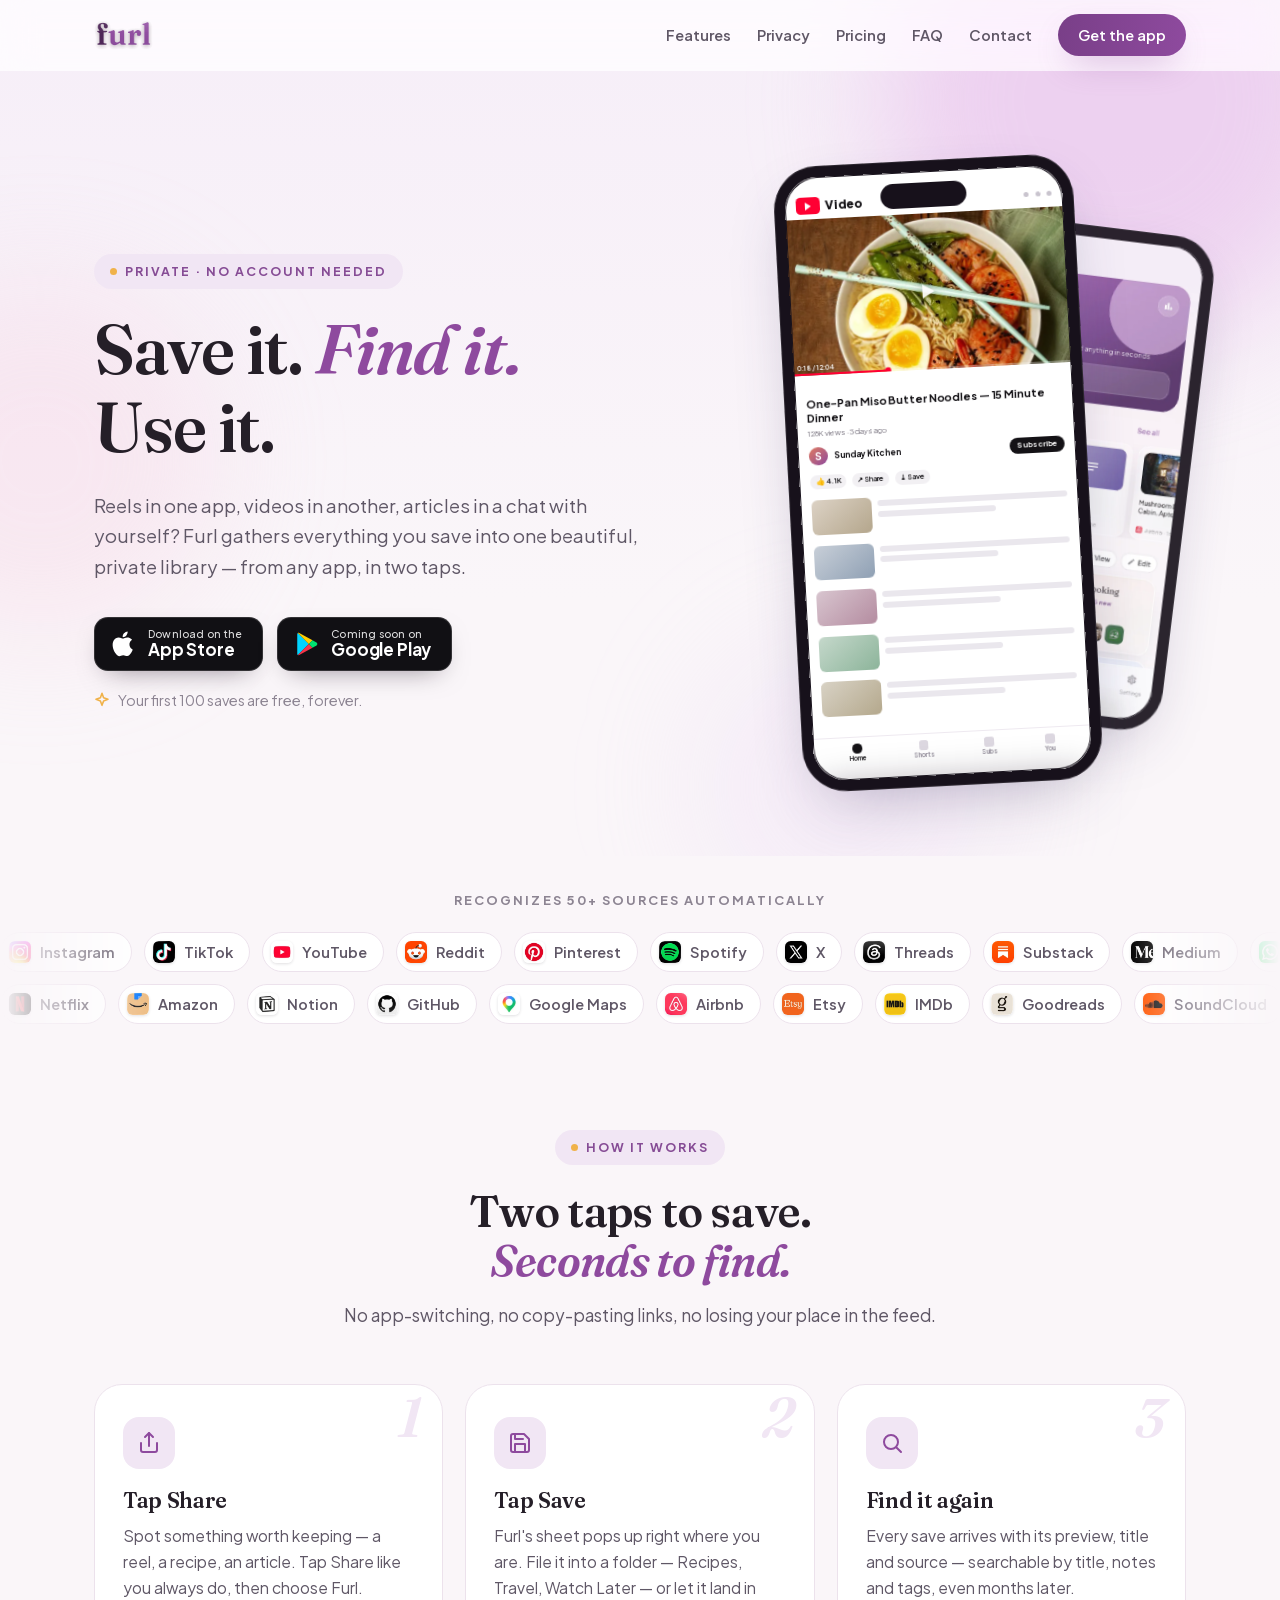
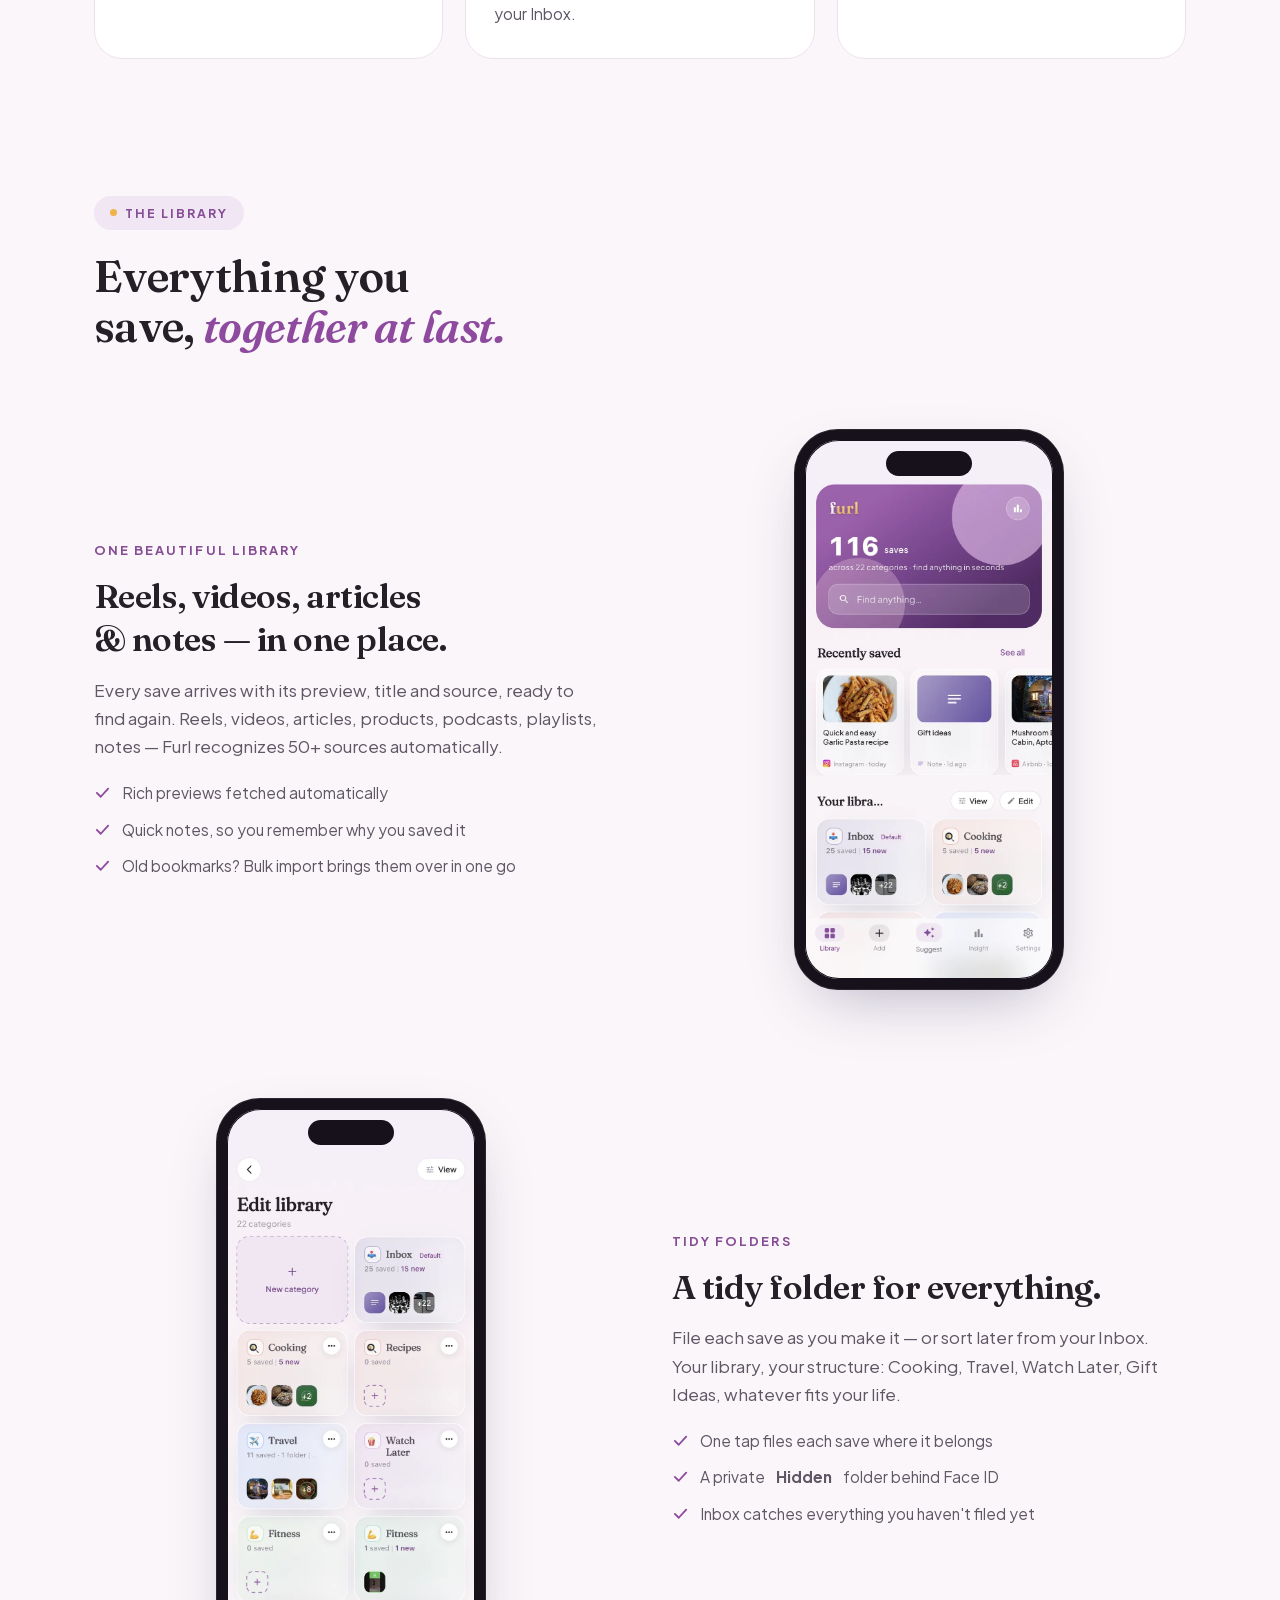
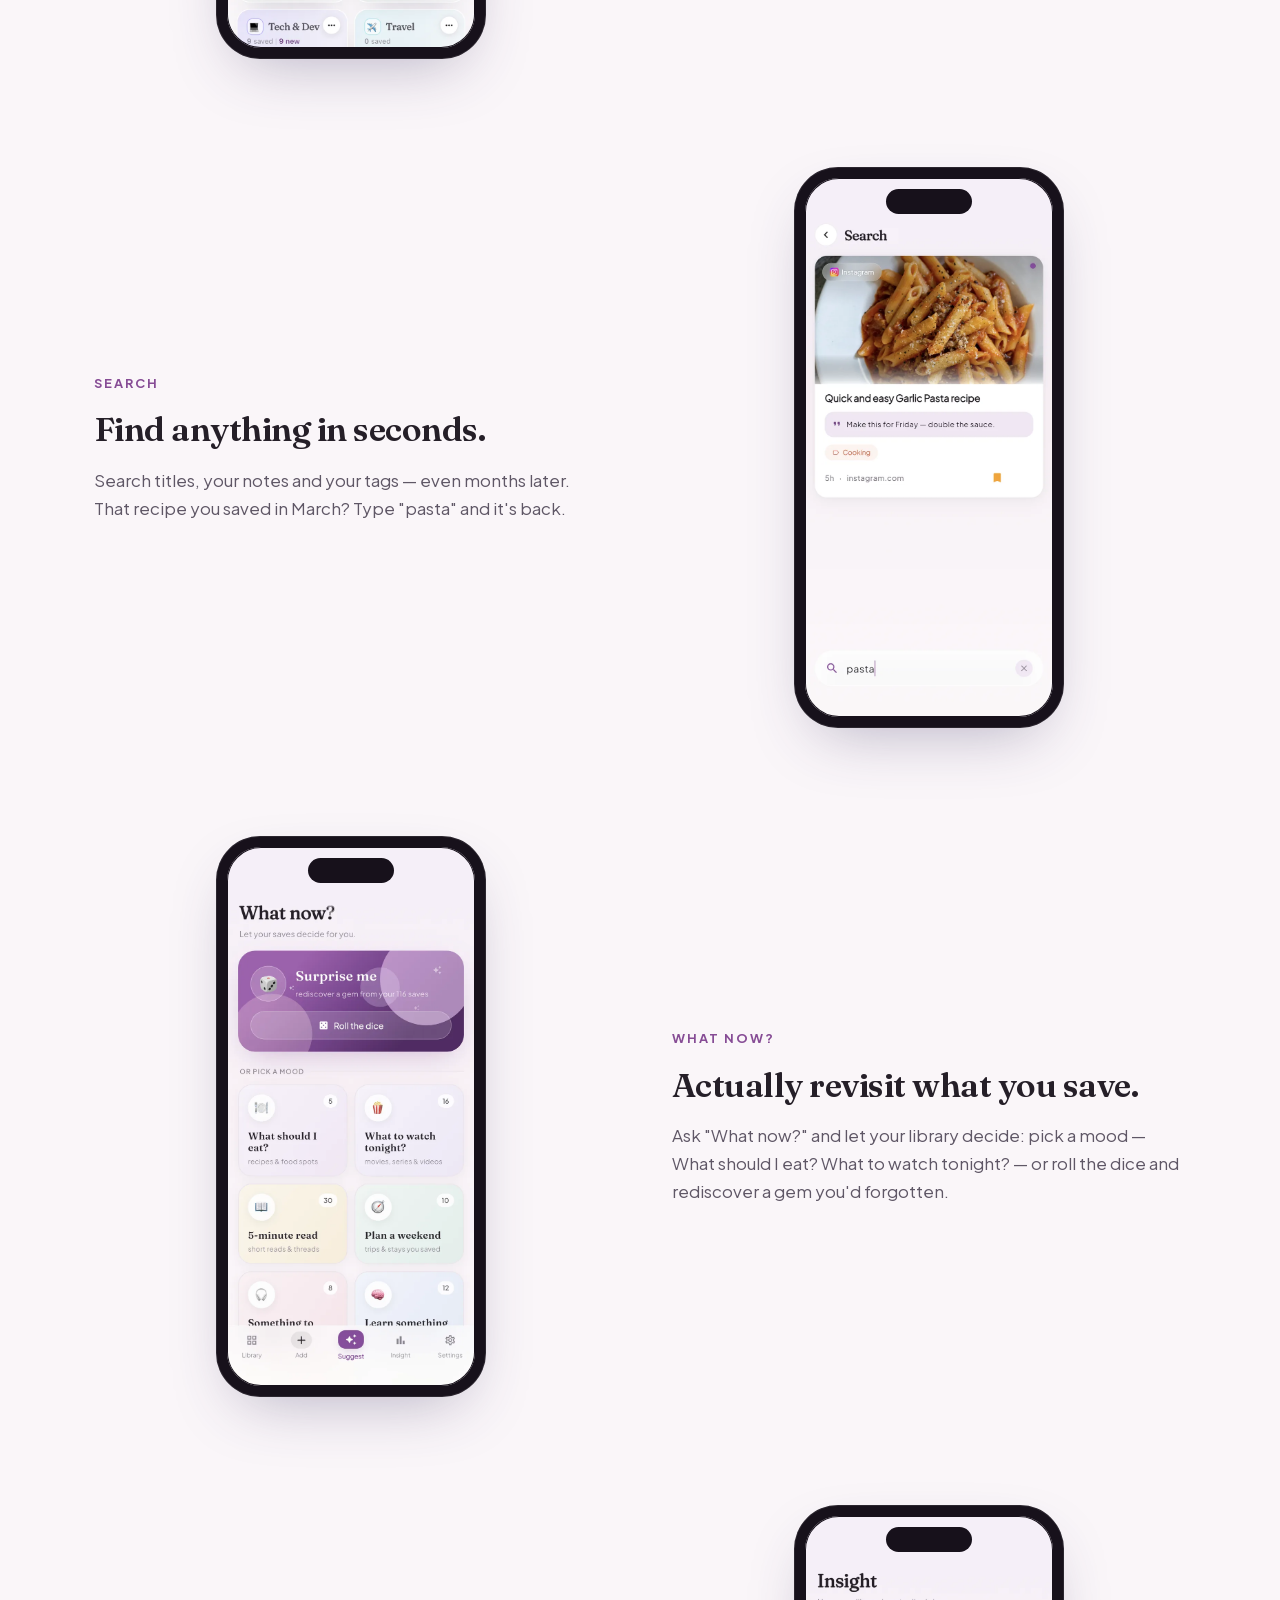
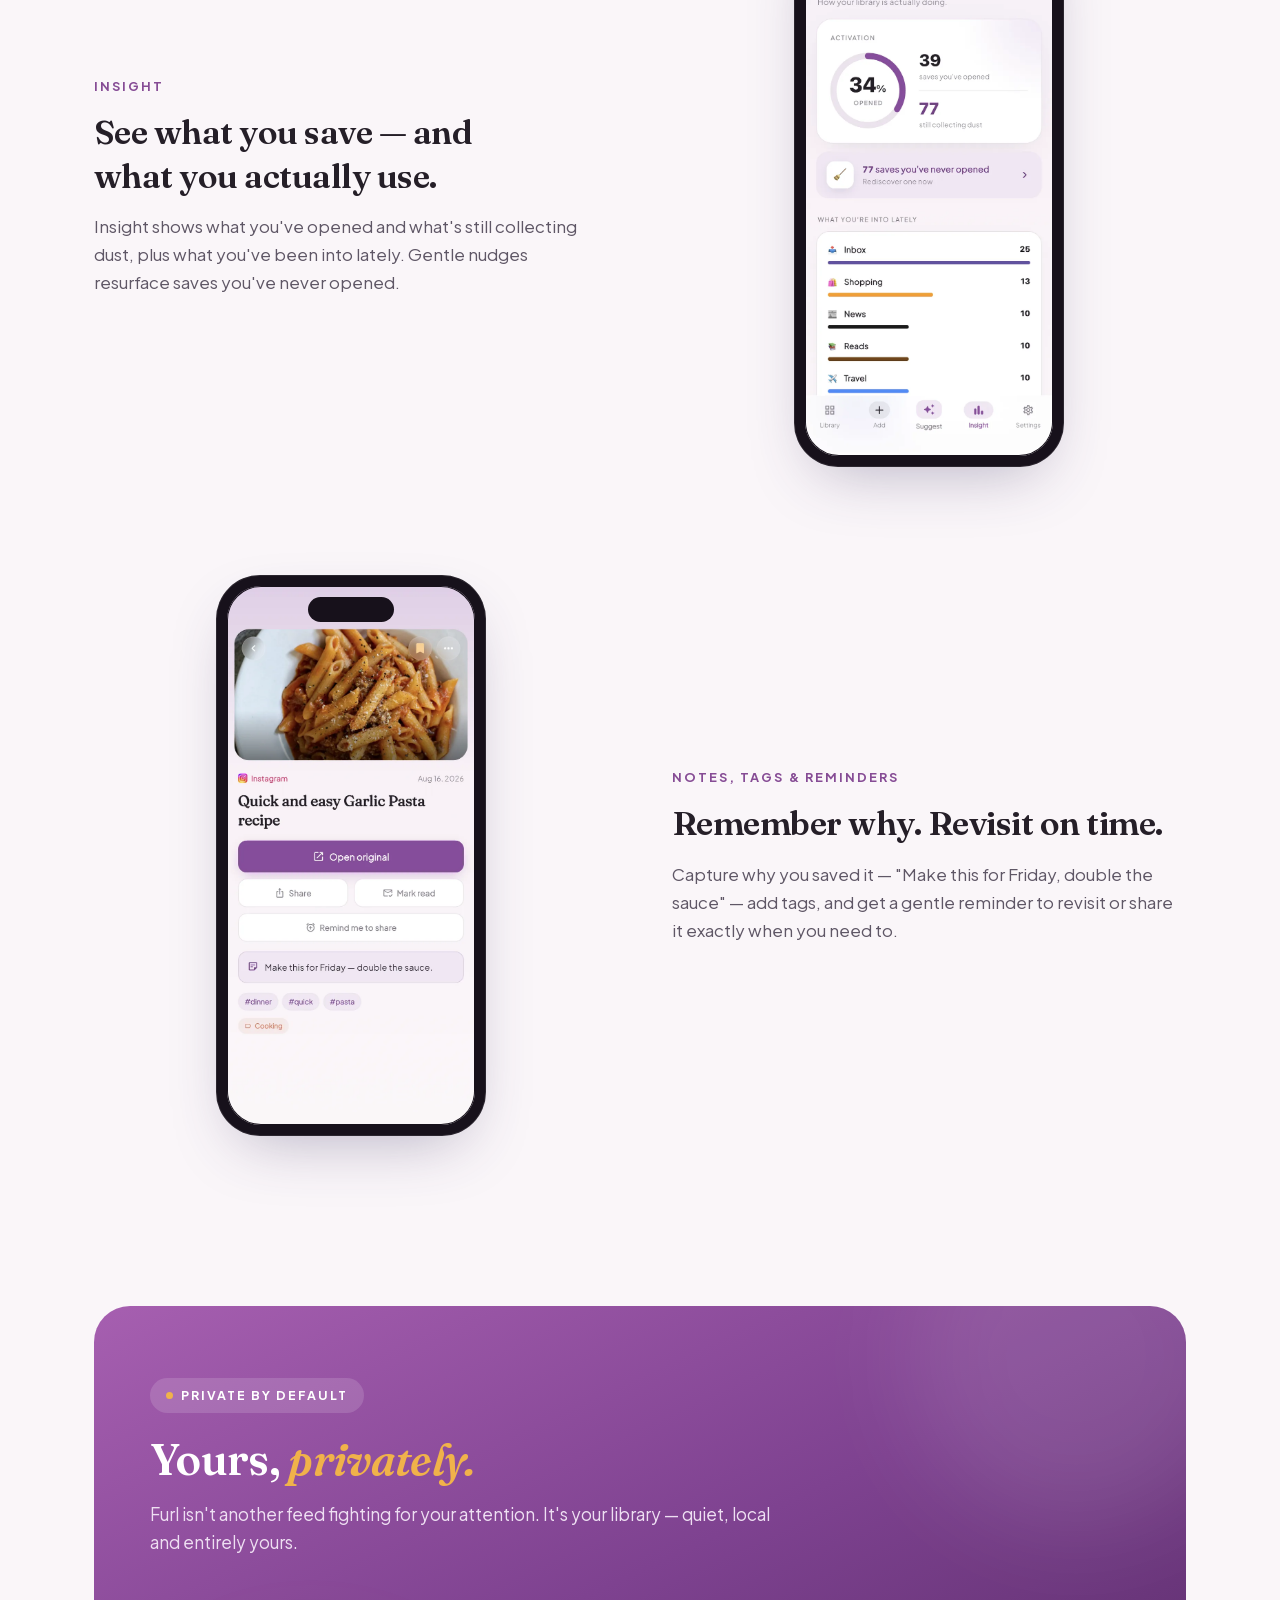
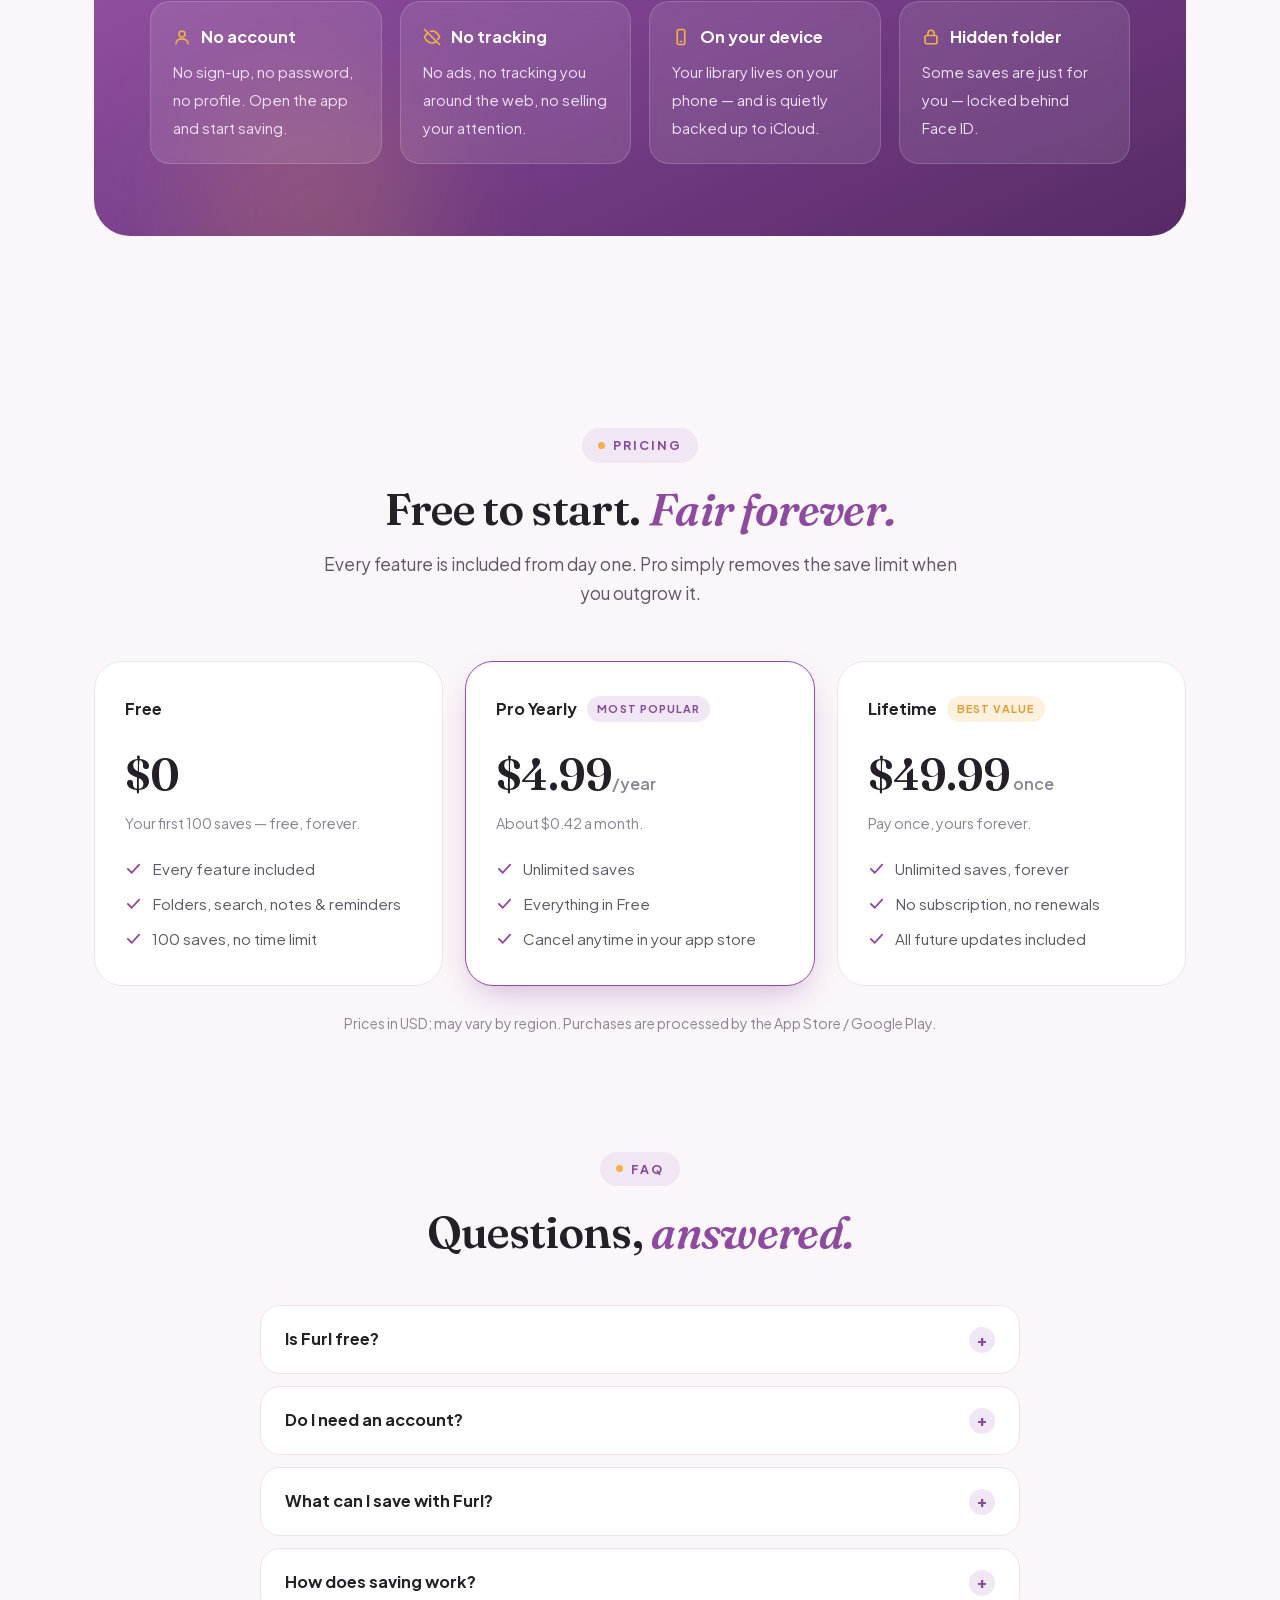
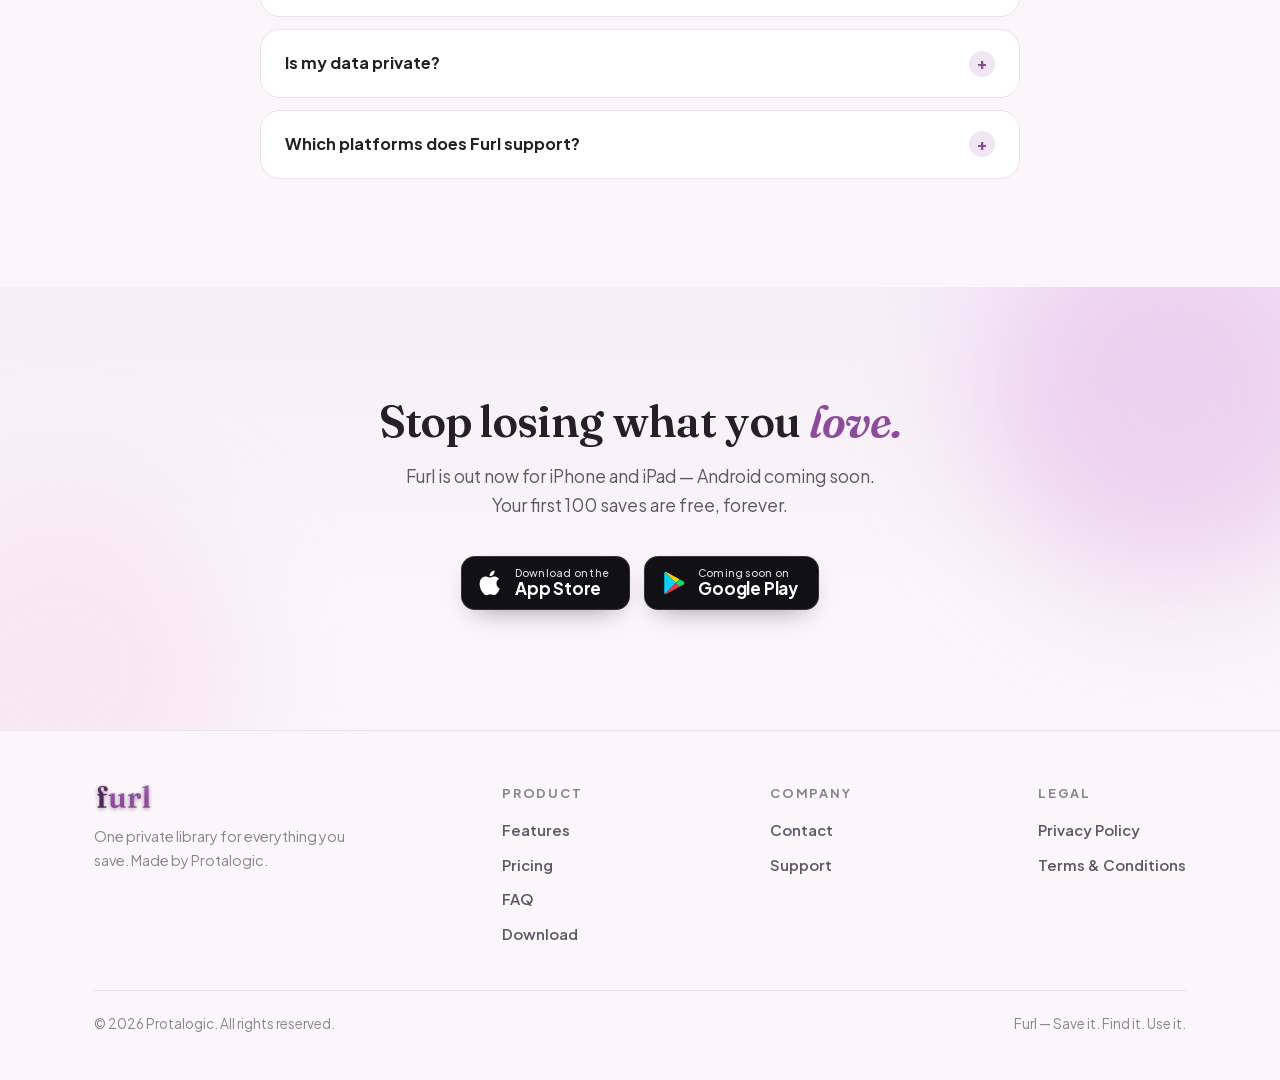
<file: index.html>
<!doctype html>
<html lang="en">
<head>
<meta charset="utf-8">
<meta name="viewport" content="width=device-width, initial-scale=1">
<title>Furl — Save it. Find it. Use it. | One private library for everything you save</title>
<meta name="description" content="Furl saves reels, videos, articles & recipes from any app in two taps — no account needed. One beautiful, private library on your phone. Your first 100 saves are free, forever.">
<link rel="canonical" href="https://www.thefurlapp.com/">
<meta name="theme-color" content="#7E4290">
<meta name="apple-mobile-web-app-title" content="Furl">
<meta name="application-name" content="Furl">

<!-- Open Graph -->
<meta property="og:type" content="website">
<meta property="og:site_name" content="Furl">
<meta property="og:title" content="Furl — Save it. Find it. Use it.">
<meta property="og:description" content="Save reels, videos, articles & recipes from any app in two taps — no account needed. One private library on your phone. First 100 saves free, forever.">
<meta property="og:url" content="https://www.thefurlapp.com/">
<meta property="og:image" content="https://www.thefurlapp.com/assets/img/og-image.jpg">
<meta property="og:image:width" content="1200">
<meta property="og:image:height" content="630">
<meta property="og:image:alt" content="Furl — one private library for everything you save">

<!-- Twitter -->
<meta name="twitter:card" content="summary_large_image">
<meta name="twitter:title" content="Furl — Save it. Find it. Use it.">
<meta name="twitter:description" content="Save reels, videos, articles & recipes from any app in two taps — no account, no feed, no tracking. First 100 saves free, forever.">
<meta name="twitter:image" content="https://www.thefurlapp.com/assets/img/og-image.jpg">

<link rel="icon" href="/favicon.ico" sizes="48x48">
<link rel="icon" href="/favicon-32.png" type="image/png" sizes="32x32">
<link rel="apple-touch-icon" href="/apple-touch-icon.png">
<link rel="manifest" href="/site.webmanifest">

<link rel="preload" href="/assets/fonts/Fraunces.woff2" as="font" type="font/woff2" crossorigin>
<link rel="preload" href="/assets/fonts/PlusJakartaSans.woff2" as="font" type="font/woff2" crossorigin>
<script>document.documentElement.classList.add('js')</script>
<link rel="stylesheet" href="/assets/css/site.css">

<script type="application/ld+json">
{
  "@context": "https://schema.org",
  "@graph": [
    {
      "@type": "Organization",
      "@id": "https://www.thefurlapp.com/#org",
      "name": "Protalogic",
      "url": "https://www.thefurlapp.com/",
      "logo": "https://www.thefurlapp.com/assets/img/icon-512.png",
      "email": "protalogic@gmail.com"
    },
    {
      "@type": "WebSite",
      "@id": "https://www.thefurlapp.com/#website",
      "url": "https://www.thefurlapp.com/",
      "name": "Furl",
      "publisher": { "@id": "https://www.thefurlapp.com/#org" }
    },
    {
      "@type": "MobileApplication",
      "@id": "https://www.thefurlapp.com/#app",
      "name": "Furl",
      "alternateName": "Furl — Save it. Find it. Use it.",
      "description": "Furl saves reels, videos, articles and recipes from any app into one beautiful, private library on your phone. No account, no feed, no tracking. First 100 saves free, forever.",
      "operatingSystem": "iOS, Android",
      "applicationCategory": "ProductivityApplication",
      "installUrl": "https://apps.apple.com/app/id6785164462",
      "image": "https://www.thefurlapp.com/assets/img/og-image.jpg",
      "author": { "@id": "https://www.thefurlapp.com/#org" },
      "offers": {
        "@type": "Offer",
        "price": "0",
        "priceCurrency": "USD",
        "description": "Free — your first 100 saves are free, forever. Furl Pro unlocks unlimited saves via a yearly subscription or one-time lifetime purchase."
      }
    },
    {
      "@type": "FAQPage",
      "@id": "https://www.thefurlapp.com/#faq",
      "mainEntity": [
        {
          "@type": "Question",
          "name": "Is Furl free?",
          "acceptedAnswer": { "@type": "Answer", "text": "Yes — your first 100 saves are free, forever. Furl Pro unlocks unlimited saves with a small yearly subscription or a one-time lifetime purchase." }
        },
        {
          "@type": "Question",
          "name": "Do I need an account to use Furl?",
          "acceptedAnswer": { "@type": "Answer", "text": "No. Furl has no accounts and no sign-in. Your library lives on your device and is quietly backed up — to iCloud on iPhone and via Android's automatic backup on Android." }
        },
        {
          "@type": "Question",
          "name": "What can I save with Furl?",
          "acceptedAnswer": { "@type": "Answer", "text": "Anything you can share: reels, videos, articles, products, podcasts, playlists and notes. Furl recognizes 50+ sources automatically — Instagram, TikTok, YouTube, Reddit, Pinterest, Spotify, X and many more — and files each save with its preview, title and source." }
        },
        {
          "@type": "Question",
          "name": "How does saving work?",
          "acceptedAnswer": { "@type": "Answer", "text": "Tap Share in any app, then tap Save. Furl's share sheet appears right where you are — no app-switching, no losing your place in the feed. Pick a folder as you save, or let it land in your Inbox and sort later." }
        },
        {
          "@type": "Question",
          "name": "Is my data private?",
          "acceptedAnswer": { "@type": "Answer", "text": "Yes. Furl is private by default: no account, no feed, and no tracking you around the web. What you save is stored on your device, and a private Hidden folder behind Face ID keeps some saves just for you." }
        },
        {
          "@type": "Question",
          "name": "Which platforms does Furl support?",
          "acceptedAnswer": { "@type": "Answer", "text": "Furl is available now for iPhone and iPad on the App Store. The Android version is coming soon to Google Play." }
        }
      ]
    }
  ]
}
</script>
</head>
<body>

<header class="nav">
  <div class="nav-in">
    <a class="nav-logo" href="/" aria-label="Furl home">
      <picture><source srcset="/assets/img/wordmark.webp" media="(prefers-color-scheme: dark)"><img src="/assets/img/wordmark-light.webp" alt="Furl" width="59" height="30"></picture>
    </a>
    <nav class="nav-links" aria-label="Main">
      <a href="/#features">Features</a>
      <a href="/#privacy">Privacy</a>
      <a href="/#pricing">Pricing</a>
      <a href="/#faq">FAQ</a>
      <a href="/contact">Contact</a>
      <a class="nav-cta" href="/#download">Get the app</a>
    </nav>
  </div>
</header>

<main>

<!-- ============================== HERO ============================== -->
<section class="hero">
  <div class="hero-bg" aria-hidden="true">
    <div class="blob blob-a"></div>
    <div class="blob blob-b"></div>
    <div class="blob blob-c"></div>
  </div>
  <div class="wrap hero-grid">
    <div>
      <span class="eyebrow rv"><span class="dot"></span> Private · No account needed</span>
      <h1 class="rv rv-d1">Save it. <span class="serif-i accent-word">Find it.</span><br>Use it.</h1>
      <p class="hero-sub rv rv-d2">Reels in one app, videos in another, articles in a chat with yourself? Furl gathers everything you save into one beautiful, private library — from any app, in two taps.</p>
      <div class="store-badges rv rv-d3" id="download">
        <a class="badge" href="https://apps.apple.com/app/id6785164462" target="_blank" rel="noopener" aria-label="Download Furl on the App Store">
          <svg viewBox="0 0 24 24" fill="currentColor" aria-hidden="true"><path d="M17.05 12.54c-.03-2.89 2.36-4.28 2.47-4.35-1.35-1.97-3.44-2.24-4.18-2.27-1.78-.18-3.47 1.05-4.37 1.05-.9 0-2.29-1.02-3.77-1-1.94.03-3.72 1.13-4.72 2.86-2.01 3.49-.51 8.66 1.45 11.49.96 1.39 2.1 2.94 3.6 2.89 1.44-.06 1.99-.93 3.73-.93s2.23.93 3.76.9c1.55-.03 2.53-1.41 3.48-2.8 1.09-1.61 1.54-3.17 1.57-3.25-.03-.02-3-1.15-3.02-4.59zM14.17 4.04c.79-.96 1.33-2.29 1.18-3.62-1.14.05-2.53.76-3.35 1.72-.73.85-1.38 2.21-1.21 3.51 1.28.1 2.58-.65 3.38-1.61z"/></svg>
          <span class="b-txt"><span class="b-top">Download on the</span><span class="b-bot">App Store</span></span>
        </a>
        <a class="badge" href="https://play.google.com/store/apps" target="_blank" rel="noopener" aria-label="Get it on Google Play (coming soon)">
          <svg viewBox="0 0 24 24" aria-hidden="true"><path fill="#01D3FE" d="M3.6 1.8 13.7 12 3.6 22.2c-.36-.2-.6-.59-.6-1.08V2.88c0-.49.24-.88.6-1.08z"/><path fill="#FFCE00" d="m17.1 8.6 -3.4 3.4 -10.1-10.2c.16-.09.35-.14.55-.14.22 0 .45.06.67.19l12.28 6.75z"/><path fill="#F63449" d="M17.1 15.4 4.82 22.15c-.22.13-.45.19-.67.19-.2 0-.39-.05-.55-.14l10.1-10.2 3.4 3.4z"/><path fill="#00E370" d="m20.75 13.39 -3.65 2.01-3.4-3.4 3.4-3.4 3.65 2.01c1.03.57 1.03 2.21 0 2.78z"/></svg>
          <span class="b-txt"><span class="b-top">Coming soon on</span><span class="b-bot">Google Play</span></span>
        </a>
      </div>
      <p class="hero-note rv rv-d4">
        <svg width="16" height="16" viewBox="0 0 24 24" fill="none" stroke="#F0B24A" stroke-width="2.4" stroke-linecap="round" stroke-linejoin="round" aria-hidden="true"><path d="M12 2l2.4 6.6L21 11l-6.6 2.4L12 20l-2.4-6.6L3 11l6.6-2.4z"/></svg>
        Your first 100 saves are free, forever.
      </p>
    </div>

    <div class="stage rv rv-d2">
      <!-- back phone: home screenshot -->
      <div class="phone phone-back" aria-hidden="true">
        <div class="phone-screen">
          <img src="/assets/img/shot-home.webp" alt="" loading="eager" width="720" height="1565">
        </div>
      </div>
      <!-- front phone: animated share sheet -->
      <div class="phone phone-front" role="img" aria-label="Furl's share sheet saving a video into the Recipes folder">
        <div class="phone-notch" aria-hidden="true"></div>
        <div class="phone-screen">
          <div class="ss" aria-hidden="true">
            <div class="ss-app">
              <div class="ss-appbar"><span class="ss-yt"><i></i></span><b>Video</b><span class="ss-abar-ic"><i></i><i></i><i></i></span></div>
              <div class="ss-video">
                <img src="/assets/img/video-still.webp" alt="" width="560" height="315" loading="eager">
                <span class="play"></span>
                <span class="ptime">0:18 / 12:04</span>
                <span class="pbar"><i></i><u></u></span>
              </div>
              <div class="ss-vinfo">
                <div class="ss-vtitle">One-Pan Miso Butter Noodles — 15 Minute Dinner</div>
                <div class="ss-vmeta">128K views · 3 days ago</div>
                <div class="ss-chan"><span class="ss-av">S</span><span class="ss-chname">Sunday Kitchen</span><span class="ss-sub">Subscribe</span></div>
                <div class="ss-acts"><span>👍 4.1K</span><span>↗ Share</span><span>⤓ Save</span></div>
                <div class="ss-next"><span class="ss-thumb"></span><span class="ss-next-lines"><i></i><i></i></span></div>
                <div class="ss-next"><span class="ss-thumb" style="background:linear-gradient(140deg,#C8CFD8,#8FA0B4)"></span><span class="ss-next-lines"><i></i><i></i></span></div>
                <div class="ss-next"><span class="ss-thumb" style="background:linear-gradient(140deg,#D8C5CF,#B48CA0)"></span><span class="ss-next-lines"><i></i><i></i></span></div>
                <div class="ss-next"><span class="ss-thumb" style="background:linear-gradient(140deg,#C5D8CB,#8CB49A)"></span><span class="ss-next-lines"><i></i><i></i></span></div>
                <div class="ss-next"><span class="ss-thumb" style="background:linear-gradient(140deg,#D8D2C5,#B4A88C)"></span><span class="ss-next-lines"><i></i><i></i></span></div>
              </div>
              <div class="ss-tabbar">
                <span class="on"><i></i>Home</span>
                <span><i></i>Shorts</span>
                <span><i></i>Subs</span>
                <span><i></i>You</span>
              </div>
            </div>
            <div class="ss-scrim"></div>
            <div class="ss-sheet">
              <div class="ss-grab"></div>
              <div class="ss-title">Save to Furl</div>
              <div class="ss-url">
                <span class="ic"><span class="ss-yt"><i></i></span></span>
                <span><span class="host">youtu.be</span><br><span class="path">/one-pan-noodles</span></span>
              </div>
              <div class="ss-cat"><span class="lab">CATEGORY</span><span class="sel">Recipes</span></div>
              <div class="ss-chips">
                <span class="ss-chip">Inbox</span>
                <span class="ss-chip will-select">Recipes</span>
                <span class="ss-chip">Watch Later</span>
                <span class="ss-chip">Travel</span>
                <span class="ss-chip">🔒 Hidden</span>
              </div>
              <div class="ss-save">Save</div>
            </div>
            <div class="ss-toast">
              <span class="chk"><svg viewBox="0 0 24 24" fill="none" stroke="#fff" stroke-width="3.4" stroke-linecap="round" stroke-linejoin="round"><path d="M4 12.5 9.5 18 20 6.5"/></svg></span>
              Saved to Recipes
            </div>
          </div>
        </div>
      </div>
    </div>
  </div>
</section>

<!-- ============================== SOURCES MARQUEE ============================== -->
<section class="marquee-band" aria-label="Sources Furl recognizes">
  <p class="marquee-label rv">Recognizes 50+ sources automatically</p>
  <div class="marquee rv">
    <div class="marquee-track">
      <span class="src-chip"><img src="/assets/img/src/instagram.webp" alt="" width="20" height="20" loading="lazy">Instagram</span>
      <span class="src-chip"><img src="/assets/img/src/tiktok.webp" alt="" width="20" height="20" loading="lazy">TikTok</span>
      <span class="src-chip"><img src="/assets/img/src/youtube.webp" alt="" width="20" height="20" loading="lazy">YouTube</span>
      <span class="src-chip"><img src="/assets/img/src/reddit.webp" alt="" width="20" height="20" loading="lazy">Reddit</span>
      <span class="src-chip"><img src="/assets/img/src/pinterest.webp" alt="" width="20" height="20" loading="lazy">Pinterest</span>
      <span class="src-chip"><img src="/assets/img/src/spotify.webp" alt="" width="20" height="20" loading="lazy">Spotify</span>
      <span class="src-chip"><img src="/assets/img/src/twitter.webp" alt="" width="20" height="20" loading="lazy">X</span>
      <span class="src-chip"><img src="/assets/img/src/threads.webp" alt="" width="20" height="20" loading="lazy">Threads</span>
      <span class="src-chip"><img src="/assets/img/src/substack.webp" alt="" width="20" height="20" loading="lazy">Substack</span>
      <span class="src-chip"><img src="/assets/img/src/medium.webp" alt="" width="20" height="20" loading="lazy">Medium</span>
      <span class="src-chip"><img src="/assets/img/src/whatsapp.webp" alt="" width="20" height="20" loading="lazy">WhatsApp</span>
      <span class="src-chip"><img src="/assets/img/src/telegram.webp" alt="" width="20" height="20" loading="lazy">Telegram</span>
      <span class="src-chip"><img src="/assets/img/src/linkedin.webp" alt="" width="20" height="20" loading="lazy">LinkedIn</span>
      <span class="src-chip"><img src="/assets/img/src/facebook.webp" alt="" width="20" height="20" loading="lazy">Facebook</span>
      <span class="src-chip"><span class="sdot" style="background:#8E4A9E"></span>+ any link</span>
      <span class="src-chip" aria-hidden="true"><img src="/assets/img/src/instagram.webp" alt="" width="20" height="20" loading="lazy">Instagram</span>
      <span class="src-chip" aria-hidden="true"><img src="/assets/img/src/tiktok.webp" alt="" width="20" height="20" loading="lazy">TikTok</span>
      <span class="src-chip" aria-hidden="true"><img src="/assets/img/src/youtube.webp" alt="" width="20" height="20" loading="lazy">YouTube</span>
      <span class="src-chip" aria-hidden="true"><img src="/assets/img/src/reddit.webp" alt="" width="20" height="20" loading="lazy">Reddit</span>
      <span class="src-chip" aria-hidden="true"><img src="/assets/img/src/pinterest.webp" alt="" width="20" height="20" loading="lazy">Pinterest</span>
      <span class="src-chip" aria-hidden="true"><img src="/assets/img/src/spotify.webp" alt="" width="20" height="20" loading="lazy">Spotify</span>
      <span class="src-chip" aria-hidden="true"><img src="/assets/img/src/twitter.webp" alt="" width="20" height="20" loading="lazy">X</span>
      <span class="src-chip" aria-hidden="true"><img src="/assets/img/src/threads.webp" alt="" width="20" height="20" loading="lazy">Threads</span>
      <span class="src-chip" aria-hidden="true"><img src="/assets/img/src/substack.webp" alt="" width="20" height="20" loading="lazy">Substack</span>
      <span class="src-chip" aria-hidden="true"><img src="/assets/img/src/medium.webp" alt="" width="20" height="20" loading="lazy">Medium</span>
      <span class="src-chip" aria-hidden="true"><img src="/assets/img/src/whatsapp.webp" alt="" width="20" height="20" loading="lazy">WhatsApp</span>
      <span class="src-chip" aria-hidden="true"><img src="/assets/img/src/telegram.webp" alt="" width="20" height="20" loading="lazy">Telegram</span>
      <span class="src-chip" aria-hidden="true"><img src="/assets/img/src/linkedin.webp" alt="" width="20" height="20" loading="lazy">LinkedIn</span>
      <span class="src-chip" aria-hidden="true"><img src="/assets/img/src/facebook.webp" alt="" width="20" height="20" loading="lazy">Facebook</span>
      <span class="src-chip" aria-hidden="true"><span class="sdot" style="background:#8E4A9E"></span>+ any link</span>
      <span class="src-chip" aria-hidden="true"><img src="/assets/img/src/instagram.webp" alt="" width="20" height="20" loading="lazy">Instagram</span>
      <span class="src-chip" aria-hidden="true"><img src="/assets/img/src/tiktok.webp" alt="" width="20" height="20" loading="lazy">TikTok</span>
      <span class="src-chip" aria-hidden="true"><img src="/assets/img/src/youtube.webp" alt="" width="20" height="20" loading="lazy">YouTube</span>
      <span class="src-chip" aria-hidden="true"><img src="/assets/img/src/reddit.webp" alt="" width="20" height="20" loading="lazy">Reddit</span>
      <span class="src-chip" aria-hidden="true"><img src="/assets/img/src/pinterest.webp" alt="" width="20" height="20" loading="lazy">Pinterest</span>
      <span class="src-chip" aria-hidden="true"><img src="/assets/img/src/spotify.webp" alt="" width="20" height="20" loading="lazy">Spotify</span>
      <span class="src-chip" aria-hidden="true"><img src="/assets/img/src/twitter.webp" alt="" width="20" height="20" loading="lazy">X</span>
      <span class="src-chip" aria-hidden="true"><img src="/assets/img/src/threads.webp" alt="" width="20" height="20" loading="lazy">Threads</span>
      <span class="src-chip" aria-hidden="true"><img src="/assets/img/src/substack.webp" alt="" width="20" height="20" loading="lazy">Substack</span>
      <span class="src-chip" aria-hidden="true"><img src="/assets/img/src/medium.webp" alt="" width="20" height="20" loading="lazy">Medium</span>
      <span class="src-chip" aria-hidden="true"><img src="/assets/img/src/whatsapp.webp" alt="" width="20" height="20" loading="lazy">WhatsApp</span>
      <span class="src-chip" aria-hidden="true"><img src="/assets/img/src/telegram.webp" alt="" width="20" height="20" loading="lazy">Telegram</span>
      <span class="src-chip" aria-hidden="true"><img src="/assets/img/src/linkedin.webp" alt="" width="20" height="20" loading="lazy">LinkedIn</span>
      <span class="src-chip" aria-hidden="true"><img src="/assets/img/src/facebook.webp" alt="" width="20" height="20" loading="lazy">Facebook</span>
      <span class="src-chip" aria-hidden="true"><span class="sdot" style="background:#8E4A9E"></span>+ any link</span>
      <span class="src-chip" aria-hidden="true"><img src="/assets/img/src/instagram.webp" alt="" width="20" height="20" loading="lazy">Instagram</span>
      <span class="src-chip" aria-hidden="true"><img src="/assets/img/src/tiktok.webp" alt="" width="20" height="20" loading="lazy">TikTok</span>
      <span class="src-chip" aria-hidden="true"><img src="/assets/img/src/youtube.webp" alt="" width="20" height="20" loading="lazy">YouTube</span>
      <span class="src-chip" aria-hidden="true"><img src="/assets/img/src/reddit.webp" alt="" width="20" height="20" loading="lazy">Reddit</span>
      <span class="src-chip" aria-hidden="true"><img src="/assets/img/src/pinterest.webp" alt="" width="20" height="20" loading="lazy">Pinterest</span>
      <span class="src-chip" aria-hidden="true"><img src="/assets/img/src/spotify.webp" alt="" width="20" height="20" loading="lazy">Spotify</span>
      <span class="src-chip" aria-hidden="true"><img src="/assets/img/src/twitter.webp" alt="" width="20" height="20" loading="lazy">X</span>
      <span class="src-chip" aria-hidden="true"><img src="/assets/img/src/threads.webp" alt="" width="20" height="20" loading="lazy">Threads</span>
      <span class="src-chip" aria-hidden="true"><img src="/assets/img/src/substack.webp" alt="" width="20" height="20" loading="lazy">Substack</span>
      <span class="src-chip" aria-hidden="true"><img src="/assets/img/src/medium.webp" alt="" width="20" height="20" loading="lazy">Medium</span>
      <span class="src-chip" aria-hidden="true"><img src="/assets/img/src/whatsapp.webp" alt="" width="20" height="20" loading="lazy">WhatsApp</span>
      <span class="src-chip" aria-hidden="true"><img src="/assets/img/src/telegram.webp" alt="" width="20" height="20" loading="lazy">Telegram</span>
      <span class="src-chip" aria-hidden="true"><img src="/assets/img/src/linkedin.webp" alt="" width="20" height="20" loading="lazy">LinkedIn</span>
      <span class="src-chip" aria-hidden="true"><img src="/assets/img/src/facebook.webp" alt="" width="20" height="20" loading="lazy">Facebook</span>
      <span class="src-chip" aria-hidden="true"><span class="sdot" style="background:#8E4A9E"></span>+ any link</span>
    </div>
  </div>
  <div class="marquee rv marquee-2">
    <div class="marquee-track rev">
      <span class="src-chip"><img src="/assets/img/src/netflix.webp" alt="" width="20" height="20" loading="lazy">Netflix</span>
      <span class="src-chip"><img src="/assets/img/src/amazon.webp" alt="" width="20" height="20" loading="lazy">Amazon</span>
      <span class="src-chip"><img src="/assets/img/src/notion.webp" alt="" width="20" height="20" loading="lazy">Notion</span>
      <span class="src-chip"><img src="/assets/img/src/github.webp" alt="" width="20" height="20" loading="lazy">GitHub</span>
      <span class="src-chip"><img src="/assets/img/src/google_maps.webp" alt="" width="20" height="20" loading="lazy">Google Maps</span>
      <span class="src-chip"><img src="/assets/img/src/airbnb.webp" alt="" width="20" height="20" loading="lazy">Airbnb</span>
      <span class="src-chip"><img src="/assets/img/src/etsy.webp" alt="" width="20" height="20" loading="lazy">Etsy</span>
      <span class="src-chip"><img src="/assets/img/src/imdb.webp" alt="" width="20" height="20" loading="lazy">IMDb</span>
      <span class="src-chip"><img src="/assets/img/src/goodreads.webp" alt="" width="20" height="20" loading="lazy">Goodreads</span>
      <span class="src-chip"><img src="/assets/img/src/soundcloud.webp" alt="" width="20" height="20" loading="lazy">SoundCloud</span>
      <span class="src-chip"><img src="/assets/img/src/twitch.webp" alt="" width="20" height="20" loading="lazy">Twitch</span>
      <span class="src-chip"><img src="/assets/img/src/nytimes.webp" alt="" width="20" height="20" loading="lazy">NY Times</span>
      <span class="src-chip"><img src="/assets/img/src/wikipedia.webp" alt="" width="20" height="20" loading="lazy">Wikipedia</span>
      <span class="src-chip"><img src="/assets/img/src/apple_podcasts.webp" alt="" width="20" height="20" loading="lazy">Podcasts</span>
      <span class="src-chip" aria-hidden="true"><img src="/assets/img/src/netflix.webp" alt="" width="20" height="20" loading="lazy">Netflix</span>
      <span class="src-chip" aria-hidden="true"><img src="/assets/img/src/amazon.webp" alt="" width="20" height="20" loading="lazy">Amazon</span>
      <span class="src-chip" aria-hidden="true"><img src="/assets/img/src/notion.webp" alt="" width="20" height="20" loading="lazy">Notion</span>
      <span class="src-chip" aria-hidden="true"><img src="/assets/img/src/github.webp" alt="" width="20" height="20" loading="lazy">GitHub</span>
      <span class="src-chip" aria-hidden="true"><img src="/assets/img/src/google_maps.webp" alt="" width="20" height="20" loading="lazy">Google Maps</span>
      <span class="src-chip" aria-hidden="true"><img src="/assets/img/src/airbnb.webp" alt="" width="20" height="20" loading="lazy">Airbnb</span>
      <span class="src-chip" aria-hidden="true"><img src="/assets/img/src/etsy.webp" alt="" width="20" height="20" loading="lazy">Etsy</span>
      <span class="src-chip" aria-hidden="true"><img src="/assets/img/src/imdb.webp" alt="" width="20" height="20" loading="lazy">IMDb</span>
      <span class="src-chip" aria-hidden="true"><img src="/assets/img/src/goodreads.webp" alt="" width="20" height="20" loading="lazy">Goodreads</span>
      <span class="src-chip" aria-hidden="true"><img src="/assets/img/src/soundcloud.webp" alt="" width="20" height="20" loading="lazy">SoundCloud</span>
      <span class="src-chip" aria-hidden="true"><img src="/assets/img/src/twitch.webp" alt="" width="20" height="20" loading="lazy">Twitch</span>
      <span class="src-chip" aria-hidden="true"><img src="/assets/img/src/nytimes.webp" alt="" width="20" height="20" loading="lazy">NY Times</span>
      <span class="src-chip" aria-hidden="true"><img src="/assets/img/src/wikipedia.webp" alt="" width="20" height="20" loading="lazy">Wikipedia</span>
      <span class="src-chip" aria-hidden="true"><img src="/assets/img/src/apple_podcasts.webp" alt="" width="20" height="20" loading="lazy">Podcasts</span>
      <span class="src-chip" aria-hidden="true"><img src="/assets/img/src/netflix.webp" alt="" width="20" height="20" loading="lazy">Netflix</span>
      <span class="src-chip" aria-hidden="true"><img src="/assets/img/src/amazon.webp" alt="" width="20" height="20" loading="lazy">Amazon</span>
      <span class="src-chip" aria-hidden="true"><img src="/assets/img/src/notion.webp" alt="" width="20" height="20" loading="lazy">Notion</span>
      <span class="src-chip" aria-hidden="true"><img src="/assets/img/src/github.webp" alt="" width="20" height="20" loading="lazy">GitHub</span>
      <span class="src-chip" aria-hidden="true"><img src="/assets/img/src/google_maps.webp" alt="" width="20" height="20" loading="lazy">Google Maps</span>
      <span class="src-chip" aria-hidden="true"><img src="/assets/img/src/airbnb.webp" alt="" width="20" height="20" loading="lazy">Airbnb</span>
      <span class="src-chip" aria-hidden="true"><img src="/assets/img/src/etsy.webp" alt="" width="20" height="20" loading="lazy">Etsy</span>
      <span class="src-chip" aria-hidden="true"><img src="/assets/img/src/imdb.webp" alt="" width="20" height="20" loading="lazy">IMDb</span>
      <span class="src-chip" aria-hidden="true"><img src="/assets/img/src/goodreads.webp" alt="" width="20" height="20" loading="lazy">Goodreads</span>
      <span class="src-chip" aria-hidden="true"><img src="/assets/img/src/soundcloud.webp" alt="" width="20" height="20" loading="lazy">SoundCloud</span>
      <span class="src-chip" aria-hidden="true"><img src="/assets/img/src/twitch.webp" alt="" width="20" height="20" loading="lazy">Twitch</span>
      <span class="src-chip" aria-hidden="true"><img src="/assets/img/src/nytimes.webp" alt="" width="20" height="20" loading="lazy">NY Times</span>
      <span class="src-chip" aria-hidden="true"><img src="/assets/img/src/wikipedia.webp" alt="" width="20" height="20" loading="lazy">Wikipedia</span>
      <span class="src-chip" aria-hidden="true"><img src="/assets/img/src/apple_podcasts.webp" alt="" width="20" height="20" loading="lazy">Podcasts</span>
      <span class="src-chip" aria-hidden="true"><img src="/assets/img/src/netflix.webp" alt="" width="20" height="20" loading="lazy">Netflix</span>
      <span class="src-chip" aria-hidden="true"><img src="/assets/img/src/amazon.webp" alt="" width="20" height="20" loading="lazy">Amazon</span>
      <span class="src-chip" aria-hidden="true"><img src="/assets/img/src/notion.webp" alt="" width="20" height="20" loading="lazy">Notion</span>
      <span class="src-chip" aria-hidden="true"><img src="/assets/img/src/github.webp" alt="" width="20" height="20" loading="lazy">GitHub</span>
      <span class="src-chip" aria-hidden="true"><img src="/assets/img/src/google_maps.webp" alt="" width="20" height="20" loading="lazy">Google Maps</span>
      <span class="src-chip" aria-hidden="true"><img src="/assets/img/src/airbnb.webp" alt="" width="20" height="20" loading="lazy">Airbnb</span>
      <span class="src-chip" aria-hidden="true"><img src="/assets/img/src/etsy.webp" alt="" width="20" height="20" loading="lazy">Etsy</span>
      <span class="src-chip" aria-hidden="true"><img src="/assets/img/src/imdb.webp" alt="" width="20" height="20" loading="lazy">IMDb</span>
      <span class="src-chip" aria-hidden="true"><img src="/assets/img/src/goodreads.webp" alt="" width="20" height="20" loading="lazy">Goodreads</span>
      <span class="src-chip" aria-hidden="true"><img src="/assets/img/src/soundcloud.webp" alt="" width="20" height="20" loading="lazy">SoundCloud</span>
      <span class="src-chip" aria-hidden="true"><img src="/assets/img/src/twitch.webp" alt="" width="20" height="20" loading="lazy">Twitch</span>
      <span class="src-chip" aria-hidden="true"><img src="/assets/img/src/nytimes.webp" alt="" width="20" height="20" loading="lazy">NY Times</span>
      <span class="src-chip" aria-hidden="true"><img src="/assets/img/src/wikipedia.webp" alt="" width="20" height="20" loading="lazy">Wikipedia</span>
      <span class="src-chip" aria-hidden="true"><img src="/assets/img/src/apple_podcasts.webp" alt="" width="20" height="20" loading="lazy">Podcasts</span>
    </div>
  </div>
</section>

<!-- ============================== HOW IT WORKS ============================== -->
<section class="section" id="how">
  <div class="wrap">
    <div class="section-head center rv">
      <span class="eyebrow"><span class="dot"></span> How it works</span>
      <h2>Two taps to save. <span class="serif-i accent-word">Seconds to find.</span></h2>
      <p>No app-switching, no copy-pasting links, no losing your place in the feed.</p>
    </div>
    <div class="steps">
      <article class="step rv">
        <span class="step-num" aria-hidden="true">1</span>
        <span class="step-ico" aria-hidden="true">
          <svg width="24" height="24" viewBox="0 0 24 24" fill="none" stroke="#8E4A9E" stroke-width="2" stroke-linecap="round" stroke-linejoin="round"><path d="M4 12v7a2 2 0 0 0 2 2h12a2 2 0 0 0 2-2v-7"/><path d="M16 6l-4-4-4 4"/><path d="M12 2v13"/></svg>
        </span>
        <h3>Tap Share</h3>
        <p>Spot something worth keeping — a reel, a recipe, an article. Tap Share like you always do, then choose Furl.</p>
      </article>
      <article class="step rv rv-d1">
        <span class="step-num" aria-hidden="true">2</span>
        <span class="step-ico" aria-hidden="true">
          <svg width="24" height="24" viewBox="0 0 24 24" fill="none" stroke="#8E4A9E" stroke-width="2" stroke-linecap="round" stroke-linejoin="round"><path d="M19 21H5a2 2 0 0 1-2-2V5a2 2 0 0 1 2-2h11l5 5v11a2 2 0 0 1-2 2z"/><path d="M17 21v-8H7v8"/><path d="M7 3v5h8"/></svg>
        </span>
        <h3>Tap Save</h3>
        <p>Furl's sheet pops up right where you are. File it into a folder — Recipes, Travel, Watch Later — or let it land in your Inbox.</p>
      </article>
      <article class="step rv rv-d2">
        <span class="step-num" aria-hidden="true">3</span>
        <span class="step-ico" aria-hidden="true">
          <svg width="24" height="24" viewBox="0 0 24 24" fill="none" stroke="#8E4A9E" stroke-width="2" stroke-linecap="round" stroke-linejoin="round"><circle cx="11" cy="11" r="7"/><path d="m21 21-4.3-4.3"/></svg>
        </span>
        <h3>Find it again</h3>
        <p>Every save arrives with its preview, title and source — searchable by title, notes and tags, even months later.</p>
      </article>
    </div>
  </div>
</section>

<!-- ============================== FEATURES ============================== -->
<section class="section" id="features" style="padding-top:40px">
  <div class="wrap">
    <div class="section-head rv">
      <span class="eyebrow"><span class="dot"></span> The library</span>
      <h2>Everything you save, <span class="serif-i accent-word">together at last.</span></h2>
    </div>

    <div class="feature-row">
      <div class="f-copy rv">
        <span class="f-kicker">One beautiful library</span>
        <h3>Reels, videos, articles &amp; notes — in one place.</h3>
        <p>Every save arrives with its preview, title and source, ready to find again. Reels, videos, articles, products, podcasts, playlists, notes — Furl recognizes 50+ sources automatically.</p>
        <ul class="f-points">
          <li><svg width="17" height="17" viewBox="0 0 24 24" fill="none" stroke="#8E4A9E" stroke-width="2.6" stroke-linecap="round" stroke-linejoin="round"><path d="M4 12.5 9.5 18 20 6.5"/></svg>Rich previews fetched automatically</li>
          <li><svg width="17" height="17" viewBox="0 0 24 24" fill="none" stroke="#8E4A9E" stroke-width="2.6" stroke-linecap="round" stroke-linejoin="round"><path d="M4 12.5 9.5 18 20 6.5"/></svg>Quick notes, so you remember why you saved it</li>
          <li><svg width="17" height="17" viewBox="0 0 24 24" fill="none" stroke="#8E4A9E" stroke-width="2.6" stroke-linecap="round" stroke-linejoin="round"><path d="M4 12.5 9.5 18 20 6.5"/></svg>Old bookmarks? Bulk import brings them over in one go</li>
        </ul>
      </div>
      <div class="f-media rv rv-d1">
        <div class="phone"><div class="phone-notch" aria-hidden="true"></div><div class="phone-screen"><img src="/assets/img/shot-home.webp" alt="Furl home screen showing 116 saves, recently saved cards and library folders" loading="lazy" width="720" height="1565"></div></div>
      </div>
    </div>

    <div class="feature-row flip">
      <div class="f-copy rv">
        <span class="f-kicker">Tidy folders</span>
        <h3>A tidy folder for everything.</h3>
        <p>File each save as you make it — or sort later from your Inbox. Your library, your structure: Cooking, Travel, Watch Later, Gift Ideas, whatever fits your life.</p>
        <ul class="f-points">
          <li><svg width="17" height="17" viewBox="0 0 24 24" fill="none" stroke="#8E4A9E" stroke-width="2.6" stroke-linecap="round" stroke-linejoin="round"><path d="M4 12.5 9.5 18 20 6.5"/></svg>One tap files each save where it belongs</li>
          <li><svg width="17" height="17" viewBox="0 0 24 24" fill="none" stroke="#8E4A9E" stroke-width="2.6" stroke-linecap="round" stroke-linejoin="round"><path d="M4 12.5 9.5 18 20 6.5"/></svg>A private <b>Hidden</b> folder behind Face ID</li>
          <li><svg width="17" height="17" viewBox="0 0 24 24" fill="none" stroke="#8E4A9E" stroke-width="2.6" stroke-linecap="round" stroke-linejoin="round"><path d="M4 12.5 9.5 18 20 6.5"/></svg>Inbox catches everything you haven't filed yet</li>
        </ul>
      </div>
      <div class="f-media rv rv-d1">
        <div class="phone"><div class="phone-notch" aria-hidden="true"></div><div class="phone-screen"><img src="/assets/img/shot-folders.webp" alt="Furl folder overview with categories like Cooking, Travel, Watch Later and Fitness" loading="lazy" width="720" height="1565"></div></div>
      </div>
    </div>

    <div class="feature-row">
      <div class="f-copy rv">
        <span class="f-kicker">Search</span>
        <h3>Find anything in seconds.</h3>
        <p>Search titles, your notes and your tags — even months later. That recipe you saved in March? Type "pasta" and it's back.</p>
      </div>
      <div class="f-media rv rv-d1">
        <div class="phone"><div class="phone-notch" aria-hidden="true"></div><div class="phone-screen"><img src="/assets/img/shot-search.webp" alt="Furl search results for 'pasta' showing a saved garlic pasta recipe" loading="lazy" width="720" height="1565"></div></div>
      </div>
    </div>

    <div class="feature-row flip">
      <div class="f-copy rv">
        <span class="f-kicker">What now?</span>
        <h3>Actually revisit what you save.</h3>
        <p>Ask "What now?" and let your library decide: pick a mood — What should I eat? What to watch tonight? — or roll the dice and rediscover a gem you'd forgotten.</p>
      </div>
      <div class="f-media rv rv-d1">
        <div class="phone"><div class="phone-notch" aria-hidden="true"></div><div class="phone-screen"><img src="/assets/img/shot-whatnow.webp" alt="Furl's What now screen with Surprise me dice roll and mood cards" loading="lazy" width="720" height="1565"></div></div>
      </div>
    </div>

    <div class="feature-row">
      <div class="f-copy rv">
        <span class="f-kicker">Insight</span>
        <h3>See what you save — and what you actually use.</h3>
        <p>Insight shows what you've opened and what's still collecting dust, plus what you've been into lately. Gentle nudges resurface saves you've never opened.</p>
      </div>
      <div class="f-media rv rv-d1">
        <div class="phone"><div class="phone-notch" aria-hidden="true"></div><div class="phone-screen"><img src="/assets/img/shot-insight.webp" alt="Furl Insight screen showing activation stats and top categories" loading="lazy" width="720" height="1565"></div></div>
      </div>
    </div>

    <div class="feature-row flip">
      <div class="f-copy rv">
        <span class="f-kicker">Notes, tags &amp; reminders</span>
        <h3>Remember why. Revisit on time.</h3>
        <p>Capture why you saved it — "Make this for Friday, double the sauce" — add tags, and get a gentle reminder to revisit or share it exactly when you need to.</p>
      </div>
      <div class="f-media rv rv-d1">
        <div class="phone"><div class="phone-notch" aria-hidden="true"></div><div class="phone-screen"><img src="/assets/img/shot-detail.webp" alt="Furl save detail with note, tags and remind-me actions" loading="lazy" width="720" height="1565"></div></div>
      </div>
    </div>
  </div>
</section>

<!-- ============================== PRIVACY ============================== -->
<section class="section" id="privacy" style="padding-top:20px">
  <div class="wrap">
    <div class="privacy-band rv">
      <div class="pb-blob pb-1" aria-hidden="true"></div>
      <div class="pb-blob pb-2" aria-hidden="true"></div>
      <span class="eyebrow" style="background:rgba(255,255,255,.14);color:#fff"><span class="dot"></span> Private by default</span>
      <h2>Yours, <span class="serif-i" style="color:var(--gold)">privately.</span></h2>
      <p class="lede">Furl isn't another feed fighting for your attention. It's your library — quiet, local and entirely yours.</p>
      <div class="pb-grid">
        <div class="pb-item rv">
          <b><svg width="18" height="18" viewBox="0 0 24 24" fill="none" stroke="#F0B24A" stroke-width="2.2" stroke-linecap="round" stroke-linejoin="round"><circle cx="12" cy="8" r="4"/><path d="M4 21c0-4 3.6-6.5 8-6.5S20 17 20 21"/><path d="m2 2 20 20" opacity="0"/></svg>No account</b>
          <span>No sign-up, no password, no profile. Open the app and start saving.</span>
        </div>
        <div class="pb-item rv rv-d1">
          <b><svg width="18" height="18" viewBox="0 0 24 24" fill="none" stroke="#F0B24A" stroke-width="2.2" stroke-linecap="round" stroke-linejoin="round"><path d="M9.9 4.24A9.12 9.12 0 0 1 12 4c7 0 10 8 10 8a18.5 18.5 0 0 1-2.16 3.19M6.61 6.61A13.5 13.5 0 0 0 2 12s3 8 10 8a9.74 9.74 0 0 0 5.39-1.61"/><path d="m2 2 20 20"/></svg>No tracking</b>
          <span>No ads, no tracking you around the web, no selling your attention.</span>
        </div>
        <div class="pb-item rv rv-d2">
          <b><svg width="18" height="18" viewBox="0 0 24 24" fill="none" stroke="#F0B24A" stroke-width="2.2" stroke-linecap="round" stroke-linejoin="round"><rect x="7" y="2" width="10" height="20" rx="2.5"/><path d="M11 18h2"/></svg>On your device</b>
          <span>Your library lives on your phone — and is quietly backed up to iCloud.</span>
        </div>
        <div class="pb-item rv rv-d3">
          <b><svg width="18" height="18" viewBox="0 0 24 24" fill="none" stroke="#F0B24A" stroke-width="2.2" stroke-linecap="round" stroke-linejoin="round"><rect x="4" y="10" width="16" height="11" rx="2.5"/><path d="M8 10V7a4 4 0 0 1 8 0v3"/></svg>Hidden folder</b>
          <span>Some saves are just for you — locked behind Face&nbsp;ID.</span>
        </div>
      </div>
    </div>
  </div>
</section>

<!-- ============================== PRICING ============================== -->
<section class="section" id="pricing">
  <div class="wrap">
    <div class="section-head center rv">
      <span class="eyebrow"><span class="dot"></span> Pricing</span>
      <h2>Free to start. <span class="serif-i accent-word">Fair forever.</span></h2>
      <p>Every feature is included from day one. Pro simply removes the save limit when you outgrow it.</p>
    </div>
    <div class="plans">
      <article class="plan rv">
        <div class="plan-name">Free</div>
        <div class="plan-price">$0</div>
        <div class="plan-sub">Your first 100 saves — free, forever.</div>
        <ul>
          <li><svg width="17" height="17" viewBox="0 0 24 24" fill="none" stroke="#8E4A9E" stroke-width="2.6" stroke-linecap="round" stroke-linejoin="round"><path d="M4 12.5 9.5 18 20 6.5"/></svg>Every feature included</li>
          <li><svg width="17" height="17" viewBox="0 0 24 24" fill="none" stroke="#8E4A9E" stroke-width="2.6" stroke-linecap="round" stroke-linejoin="round"><path d="M4 12.5 9.5 18 20 6.5"/></svg>Folders, search, notes &amp; reminders</li>
          <li><svg width="17" height="17" viewBox="0 0 24 24" fill="none" stroke="#8E4A9E" stroke-width="2.6" stroke-linecap="round" stroke-linejoin="round"><path d="M4 12.5 9.5 18 20 6.5"/></svg>100 saves, no time limit</li>
        </ul>
      </article>
      <article class="plan featured rv rv-d1">
        <div class="plan-name">Pro Yearly <span class="plan-tag">Most popular</span></div>
        <div class="plan-price">$4.99<small>/year</small></div>
        <div class="plan-sub">About $0.42 a month.</div>
        <ul>
          <li><svg width="17" height="17" viewBox="0 0 24 24" fill="none" stroke="#8E4A9E" stroke-width="2.6" stroke-linecap="round" stroke-linejoin="round"><path d="M4 12.5 9.5 18 20 6.5"/></svg>Unlimited saves</li>
          <li><svg width="17" height="17" viewBox="0 0 24 24" fill="none" stroke="#8E4A9E" stroke-width="2.6" stroke-linecap="round" stroke-linejoin="round"><path d="M4 12.5 9.5 18 20 6.5"/></svg>Everything in Free</li>
          <li><svg width="17" height="17" viewBox="0 0 24 24" fill="none" stroke="#8E4A9E" stroke-width="2.6" stroke-linecap="round" stroke-linejoin="round"><path d="M4 12.5 9.5 18 20 6.5"/></svg>Cancel anytime in your app store</li>
        </ul>
      </article>
      <article class="plan rv rv-d2">
        <div class="plan-name">Lifetime <span class="plan-tag gold">Best value</span></div>
        <div class="plan-price">$49.99<small> once</small></div>
        <div class="plan-sub">Pay once, yours forever.</div>
        <ul>
          <li><svg width="17" height="17" viewBox="0 0 24 24" fill="none" stroke="#8E4A9E" stroke-width="2.6" stroke-linecap="round" stroke-linejoin="round"><path d="M4 12.5 9.5 18 20 6.5"/></svg>Unlimited saves, forever</li>
          <li><svg width="17" height="17" viewBox="0 0 24 24" fill="none" stroke="#8E4A9E" stroke-width="2.6" stroke-linecap="round" stroke-linejoin="round"><path d="M4 12.5 9.5 18 20 6.5"/></svg>No subscription, no renewals</li>
          <li><svg width="17" height="17" viewBox="0 0 24 24" fill="none" stroke="#8E4A9E" stroke-width="2.6" stroke-linecap="round" stroke-linejoin="round"><path d="M4 12.5 9.5 18 20 6.5"/></svg>All future updates included</li>
        </ul>
      </article>
    </div>
    <p class="pricing-note rv">Prices in USD; may vary by region. Purchases are processed by the App Store / Google Play.</p>
  </div>
</section>

<!-- ============================== FAQ ============================== -->
<section class="section" id="faq" style="padding-top:20px">
  <div class="wrap">
    <div class="section-head center rv">
      <span class="eyebrow"><span class="dot"></span> FAQ</span>
      <h2>Questions, <span class="serif-i accent-word">answered.</span></h2>
    </div>
    <div class="faq rv">
      <details>
        <summary>Is Furl free? <span class="plus">+</span></summary>
        <p class="a">Yes — your first 100 saves are free, forever. Furl Pro unlocks unlimited saves with a small yearly subscription or a one-time lifetime purchase.</p>
      </details>
      <details>
        <summary>Do I need an account? <span class="plus">+</span></summary>
        <p class="a">No. Furl has no accounts and no sign-in. Your library lives on your device and is quietly backed up — to iCloud on iPhone and via Android's automatic backup on Android.</p>
      </details>
      <details>
        <summary>What can I save with Furl? <span class="plus">+</span></summary>
        <p class="a">Anything you can share: reels, videos, articles, products, podcasts, playlists and notes. Furl recognizes 50+ sources automatically — Instagram, TikTok, YouTube, Reddit, Pinterest, Spotify, X and many more — and files each save with its preview, title and source.</p>
      </details>
      <details>
        <summary>How does saving work? <span class="plus">+</span></summary>
        <p class="a">Tap Share in any app, then tap Save. Furl's share sheet appears right where you are — no app-switching, no losing your place in the feed. Pick a folder as you save, or let it land in your Inbox and sort later.</p>
      </details>
      <details>
        <summary>Is my data private? <span class="plus">+</span></summary>
        <p class="a">Yes. Furl is private by default: no account, no feed, and no tracking you around the web. What you save is stored on your device, and a private Hidden folder behind Face ID keeps some saves just for you. Read the full <a href="/privacy">Privacy Policy</a>.</p>
      </details>
      <details>
        <summary>Which platforms does Furl support? <span class="plus">+</span></summary>
        <p class="a">Furl is available now for iPhone and iPad on the <a href="https://apps.apple.com/app/id6785164462">App Store</a>. The Android version is coming soon to Google Play.</p>
      </details>
    </div>
  </div>
</section>

<!-- ============================== FINAL CTA ============================== -->
<section class="cta-final" id="get">
  <div class="hero-bg" aria-hidden="true" style="z-index:-1">
    <div class="blob blob-b" style="top:auto;bottom:-120px;left:-120px"></div>
    <div class="blob blob-a" style="width:380px;height:380px;top:-80px"></div>
  </div>
  <div class="wrap">
    <h2 class="rv">Stop losing what you <span class="serif-i accent-word">love.</span></h2>
    <p class="rv rv-d1">Furl is out now for iPhone and iPad — Android coming soon.<br>Your first 100 saves are free, forever.</p>
    <div class="store-badges rv rv-d2">
      <a class="badge" href="https://apps.apple.com/app/id6785164462" target="_blank" rel="noopener" aria-label="Download Furl on the App Store">
        <svg viewBox="0 0 24 24" fill="currentColor" aria-hidden="true"><path d="M17.05 12.54c-.03-2.89 2.36-4.28 2.47-4.35-1.35-1.97-3.44-2.24-4.18-2.27-1.78-.18-3.47 1.05-4.37 1.05-.9 0-2.29-1.02-3.77-1-1.94.03-3.72 1.13-4.72 2.86-2.01 3.49-.51 8.66 1.45 11.49.96 1.39 2.1 2.94 3.6 2.89 1.44-.06 1.99-.93 3.73-.93s2.23.93 3.76.9c1.55-.03 2.53-1.41 3.48-2.8 1.09-1.61 1.54-3.17 1.57-3.25-.03-.02-3-1.15-3.02-4.59zM14.17 4.04c.79-.96 1.33-2.29 1.18-3.62-1.14.05-2.53.76-3.35 1.72-.73.85-1.38 2.21-1.21 3.51 1.28.1 2.58-.65 3.38-1.61z"/></svg>
        <span class="b-txt"><span class="b-top">Download on the</span><span class="b-bot">App Store</span></span>
      </a>
      <a class="badge" href="https://play.google.com/store/apps" target="_blank" rel="noopener" aria-label="Get it on Google Play (coming soon)">
        <svg viewBox="0 0 24 24" aria-hidden="true"><path fill="#01D3FE" d="M3.6 1.8 13.7 12 3.6 22.2c-.36-.2-.6-.59-.6-1.08V2.88c0-.49.24-.88.6-1.08z"/><path fill="#FFCE00" d="m17.1 8.6 -3.4 3.4 -10.1-10.2c.16-.09.35-.14.55-.14.22 0 .45.06.67.19l12.28 6.75z"/><path fill="#F63449" d="M17.1 15.4 4.82 22.15c-.22.13-.45.19-.67.19-.2 0-.39-.05-.55-.14l10.1-10.2 3.4 3.4z"/><path fill="#00E370" d="m20.75 13.39 -3.65 2.01-3.4-3.4 3.4-3.4 3.65 2.01c1.03.57 1.03 2.21 0 2.78z"/></svg>
        <span class="b-txt"><span class="b-top">Coming soon on</span><span class="b-bot">Google Play</span></span>
      </a>
    </div>
  </div>
</section>

</main>

<footer class="footer">
  <div class="wrap">
    <div class="footer-grid">
      <div class="footer-brand">
        <a class="nav-logo" href="/" aria-label="Furl home"><picture><source srcset="/assets/img/wordmark.webp" media="(prefers-color-scheme: dark)"><img src="/assets/img/wordmark-light.webp" alt="Furl" width="59" height="30"></picture></a>
        <p>One private library for everything you save. Made by Protalogic.</p>
      </div>
      <nav class="footer-col" aria-label="Product">
        <b>Product</b>
        <a href="/#features">Features</a>
        <a href="/#pricing">Pricing</a>
        <a href="/#faq">FAQ</a>
        <a href="/#download">Download</a>
      </nav>
      <nav class="footer-col" aria-label="Company">
        <b>Company</b>
        <a href="/contact">Contact</a>
        <a href="mailto:protalogic@gmail.com">Support</a>
      </nav>
      <nav class="footer-col" aria-label="Legal">
        <b>Legal</b>
        <a href="/privacy">Privacy Policy</a>
        <a href="/terms">Terms &amp; Conditions</a>
      </nav>
    </div>
    <div class="footer-base">
      <span>© <span data-year>2026</span> Protalogic. All rights reserved.</span>
      <span>Furl — Save it. Find it. Use it.</span>
    </div>
  </div>
</footer>

<script src="/assets/js/site.js" defer></script>
</body>
</html>
</file>
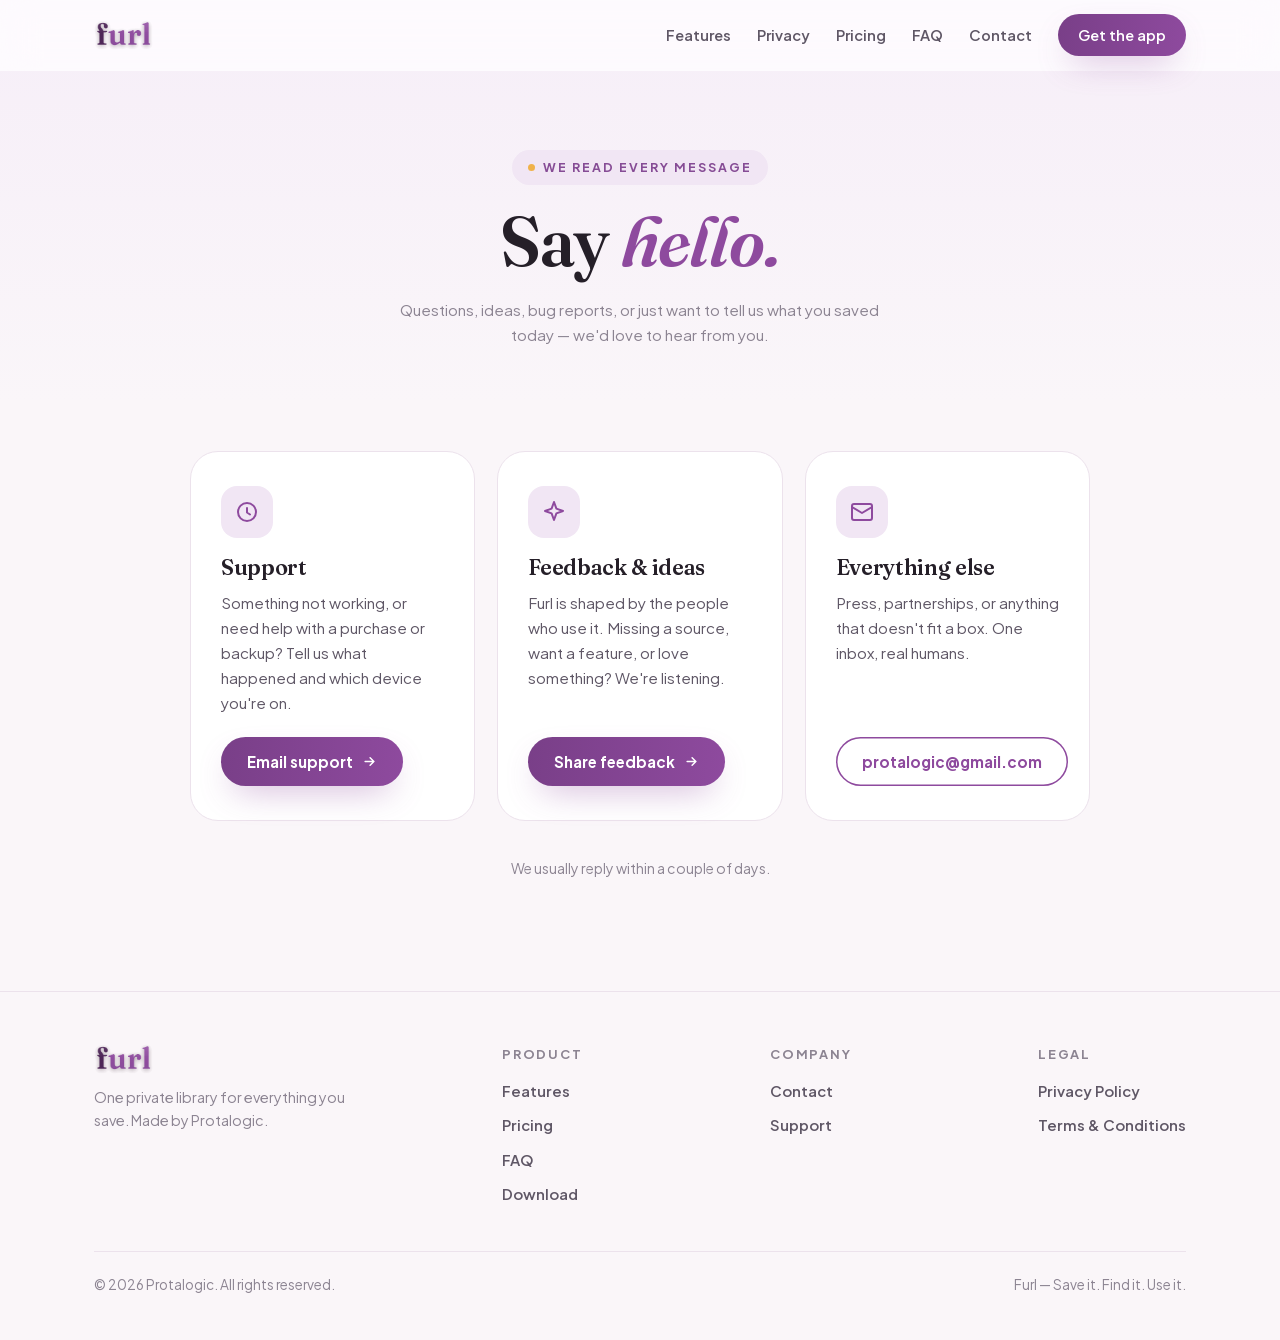
<file: contact.html>
<!doctype html>
<html lang="en">
<head>
<meta charset="utf-8">
<meta name="viewport" content="width=device-width, initial-scale=1">
<title>Contact — Furl</title>
<meta name="description" content="Get in touch with the Furl team — support, feedback, press and everything else. We read every message.">
<link rel="canonical" href="https://www.thefurlapp.com/contact">
<meta name="theme-color" content="#7E4290">
<meta property="og:type" content="website">
<meta property="og:site_name" content="Furl">
<meta property="og:title" content="Contact — Furl">
<meta property="og:description" content="Get in touch with the Furl team — support, feedback, press and everything else.">
<meta property="og:url" content="https://www.thefurlapp.com/contact">
<meta property="og:image" content="https://www.thefurlapp.com/assets/img/og-image.jpg">
<meta name="twitter:card" content="summary_large_image">
<link rel="icon" href="/favicon.ico" sizes="48x48">
<link rel="icon" href="/favicon-32.png" type="image/png" sizes="32x32">
<link rel="apple-touch-icon" href="/apple-touch-icon.png">
<link rel="preload" href="/assets/fonts/Fraunces.woff2" as="font" type="font/woff2" crossorigin>
<link rel="preload" href="/assets/fonts/PlusJakartaSans.woff2" as="font" type="font/woff2" crossorigin>
<script>document.documentElement.classList.add('js')</script>
<link rel="stylesheet" href="/assets/css/site.css">
<script type="application/ld+json">
{
  "@context": "https://schema.org",
  "@type": "ContactPage",
  "url": "https://www.thefurlapp.com/contact",
  "name": "Contact — Furl",
  "about": { "@type": "Organization", "name": "Protalogic", "email": "protalogic@gmail.com" }
}
</script>
</head>
<body>

<header class="nav">
  <div class="nav-in">
    <a class="nav-logo" href="/" aria-label="Furl home">
      <picture><source srcset="/assets/img/wordmark.webp" media="(prefers-color-scheme: dark)"><img src="/assets/img/wordmark-light.webp" alt="Furl" width="59" height="30"></picture>
    </a>
    <nav class="nav-links" aria-label="Main">
      <a href="/#features">Features</a>
      <a href="/#privacy">Privacy</a>
      <a href="/#pricing">Pricing</a>
      <a href="/#faq">FAQ</a>
      <a href="/contact">Contact</a>
      <a class="nav-cta" href="/#download">Get the app</a>
    </nav>
  </div>
</header>

<main>
<section class="page-hero">
  <div class="wrap" style="text-align:center">
    <span class="eyebrow"><span class="dot"></span> We read every message</span>
    <h1>Say <span class="serif-i accent-word">hello.</span></h1>
    <p class="meta" style="max-width:34em;margin-left:auto;margin-right:auto">Questions, ideas, bug reports, or just want to tell us what you saved today — we'd love to hear from you.</p>
  </div>
</section>

<section style="padding-bottom:110px">
  <div class="wrap">
    <div class="contact-grid">
      <article class="contact-card rv">
        <span class="step-ico" aria-hidden="true">
          <svg width="24" height="24" viewBox="0 0 24 24" fill="none" stroke="#8E4A9E" stroke-width="2" stroke-linecap="round" stroke-linejoin="round"><circle cx="12" cy="12" r="9"/><path d="M12 8v4.5l3 2"/></svg>
        </span>
        <h3>Support</h3>
        <p>Something not working, or need help with a purchase or backup? Tell us what happened and which device you're on.</p>
        <a class="btn" href="mailto:protalogic@gmail.com?subject=Furl%20Support">
          Email support
          <svg width="15" height="15" viewBox="0 0 24 24" fill="none" stroke="currentColor" stroke-width="2.4" stroke-linecap="round" stroke-linejoin="round"><path d="M5 12h14M13 6l6 6-6 6"/></svg>
        </a>
      </article>
      <article class="contact-card rv rv-d1">
        <span class="step-ico" aria-hidden="true">
          <svg width="24" height="24" viewBox="0 0 24 24" fill="none" stroke="#8E4A9E" stroke-width="2" stroke-linecap="round" stroke-linejoin="round"><path d="M12 2l2.4 6.6L21 11l-6.6 2.4L12 20l-2.4-6.6L3 11l6.6-2.4z"/></svg>
        </span>
        <h3>Feedback &amp; ideas</h3>
        <p>Furl is shaped by the people who use it. Missing a source, want a feature, or love something? We're listening.</p>
        <a class="btn" href="mailto:protalogic@gmail.com?subject=Furl%20Feedback">
          Share feedback
          <svg width="15" height="15" viewBox="0 0 24 24" fill="none" stroke="currentColor" stroke-width="2.4" stroke-linecap="round" stroke-linejoin="round"><path d="M5 12h14M13 6l6 6-6 6"/></svg>
        </a>
      </article>
      <article class="contact-card rv rv-d2">
        <span class="step-ico" aria-hidden="true">
          <svg width="24" height="24" viewBox="0 0 24 24" fill="none" stroke="#8E4A9E" stroke-width="2" stroke-linecap="round" stroke-linejoin="round"><path d="M4 4h16a2 2 0 0 1 2 2v12a2 2 0 0 1-2 2H4a2 2 0 0 1-2-2V6a2 2 0 0 1 2-2z"/><path d="m22 7-10 6L2 7"/></svg>
        </span>
        <h3>Everything else</h3>
        <p>Press, partnerships, or anything that doesn't fit a box. One inbox, real humans.</p>
        <a class="btn ghost" href="mailto:protalogic@gmail.com">
          protalogic@gmail.com
        </a>
      </article>
    </div>
    <p class="pricing-note rv" style="margin-top:36px">We usually reply within a couple of days.</p>
  </div>
</section>
</main>

<footer class="footer">
  <div class="wrap">
    <div class="footer-grid">
      <div class="footer-brand">
        <a class="nav-logo" href="/" aria-label="Furl home"><picture><source srcset="/assets/img/wordmark.webp" media="(prefers-color-scheme: dark)"><img src="/assets/img/wordmark-light.webp" alt="Furl" width="59" height="30"></picture></a>
        <p>One private library for everything you save. Made by Protalogic.</p>
      </div>
      <nav class="footer-col" aria-label="Product">
        <b>Product</b>
        <a href="/#features">Features</a>
        <a href="/#pricing">Pricing</a>
        <a href="/#faq">FAQ</a>
        <a href="/#download">Download</a>
      </nav>
      <nav class="footer-col" aria-label="Company">
        <b>Company</b>
        <a href="/contact">Contact</a>
        <a href="mailto:protalogic@gmail.com">Support</a>
      </nav>
      <nav class="footer-col" aria-label="Legal">
        <b>Legal</b>
        <a href="/privacy">Privacy Policy</a>
        <a href="/terms">Terms &amp; Conditions</a>
      </nav>
    </div>
    <div class="footer-base">
      <span>© <span data-year>2026</span> Protalogic. All rights reserved.</span>
      <span>Furl — Save it. Find it. Use it.</span>
    </div>
  </div>
</footer>

<script src="/assets/js/site.js" defer></script>
</body>
</html>
</file>
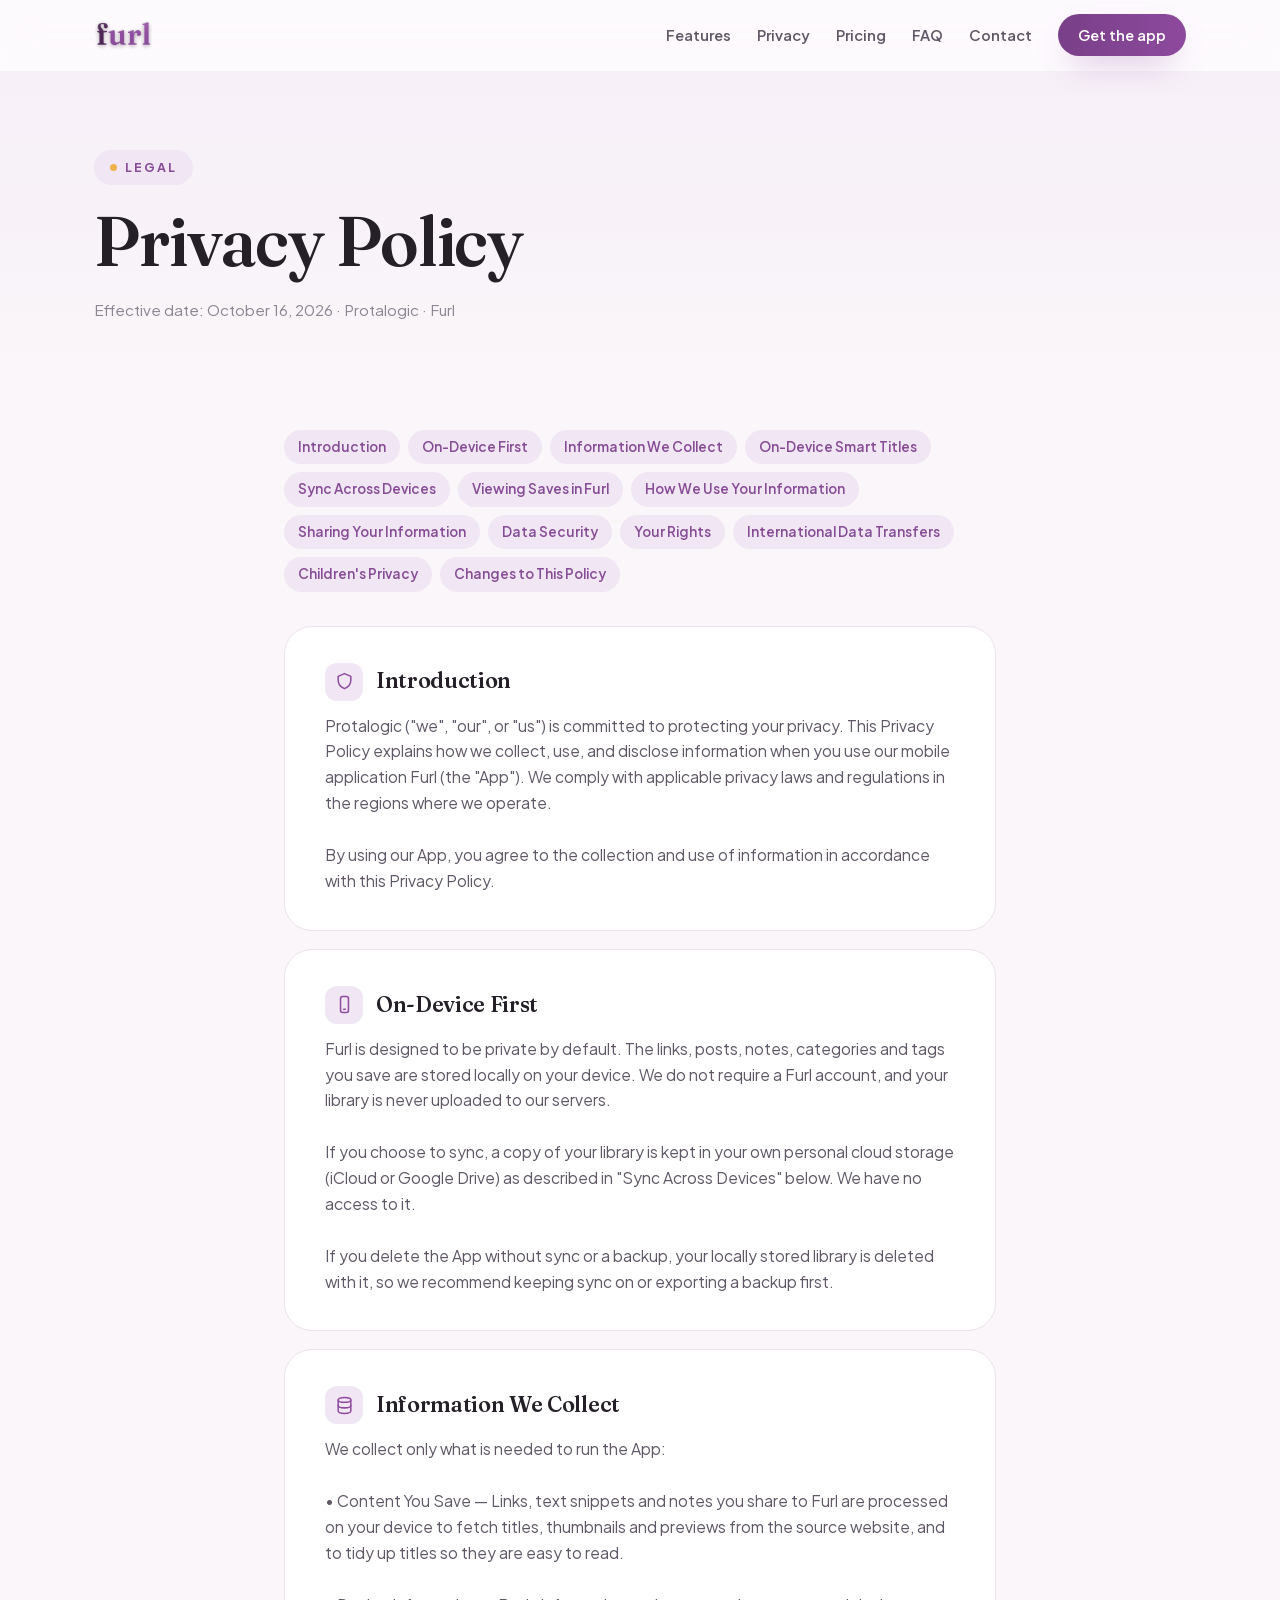
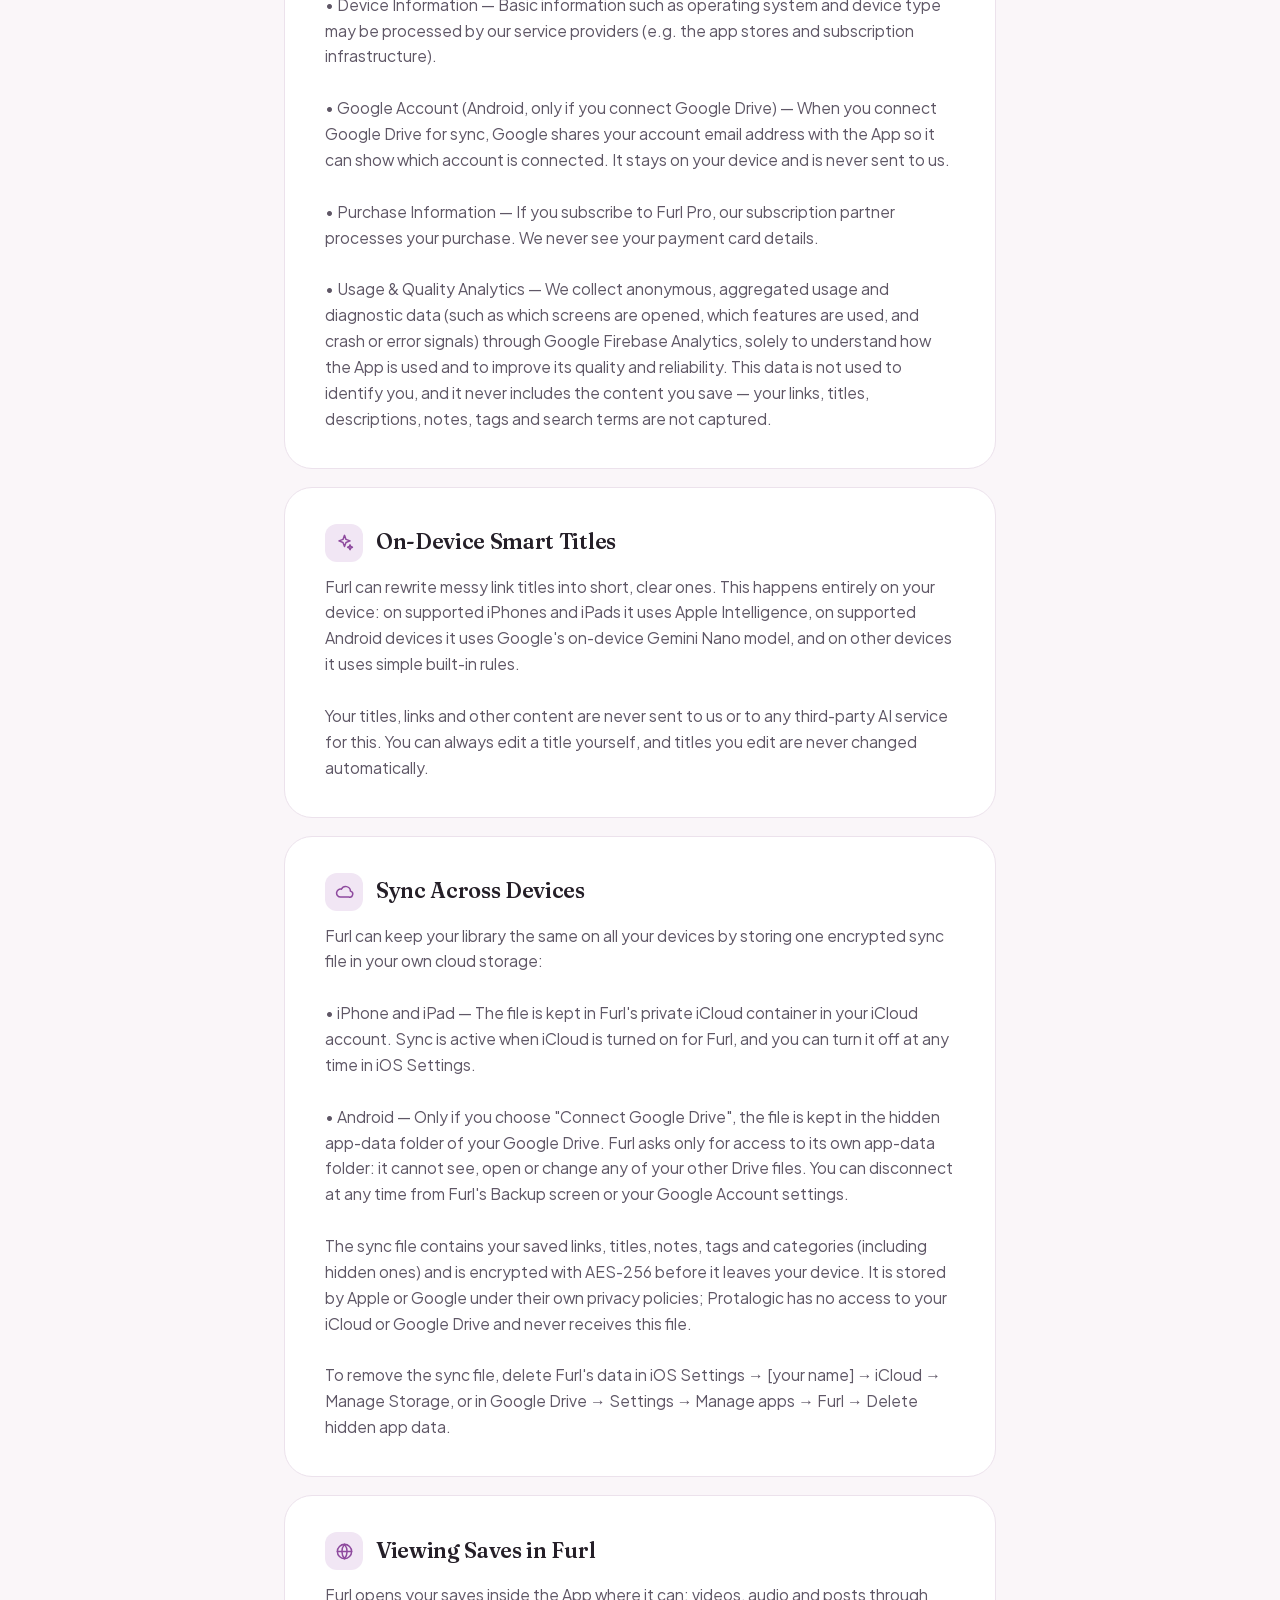
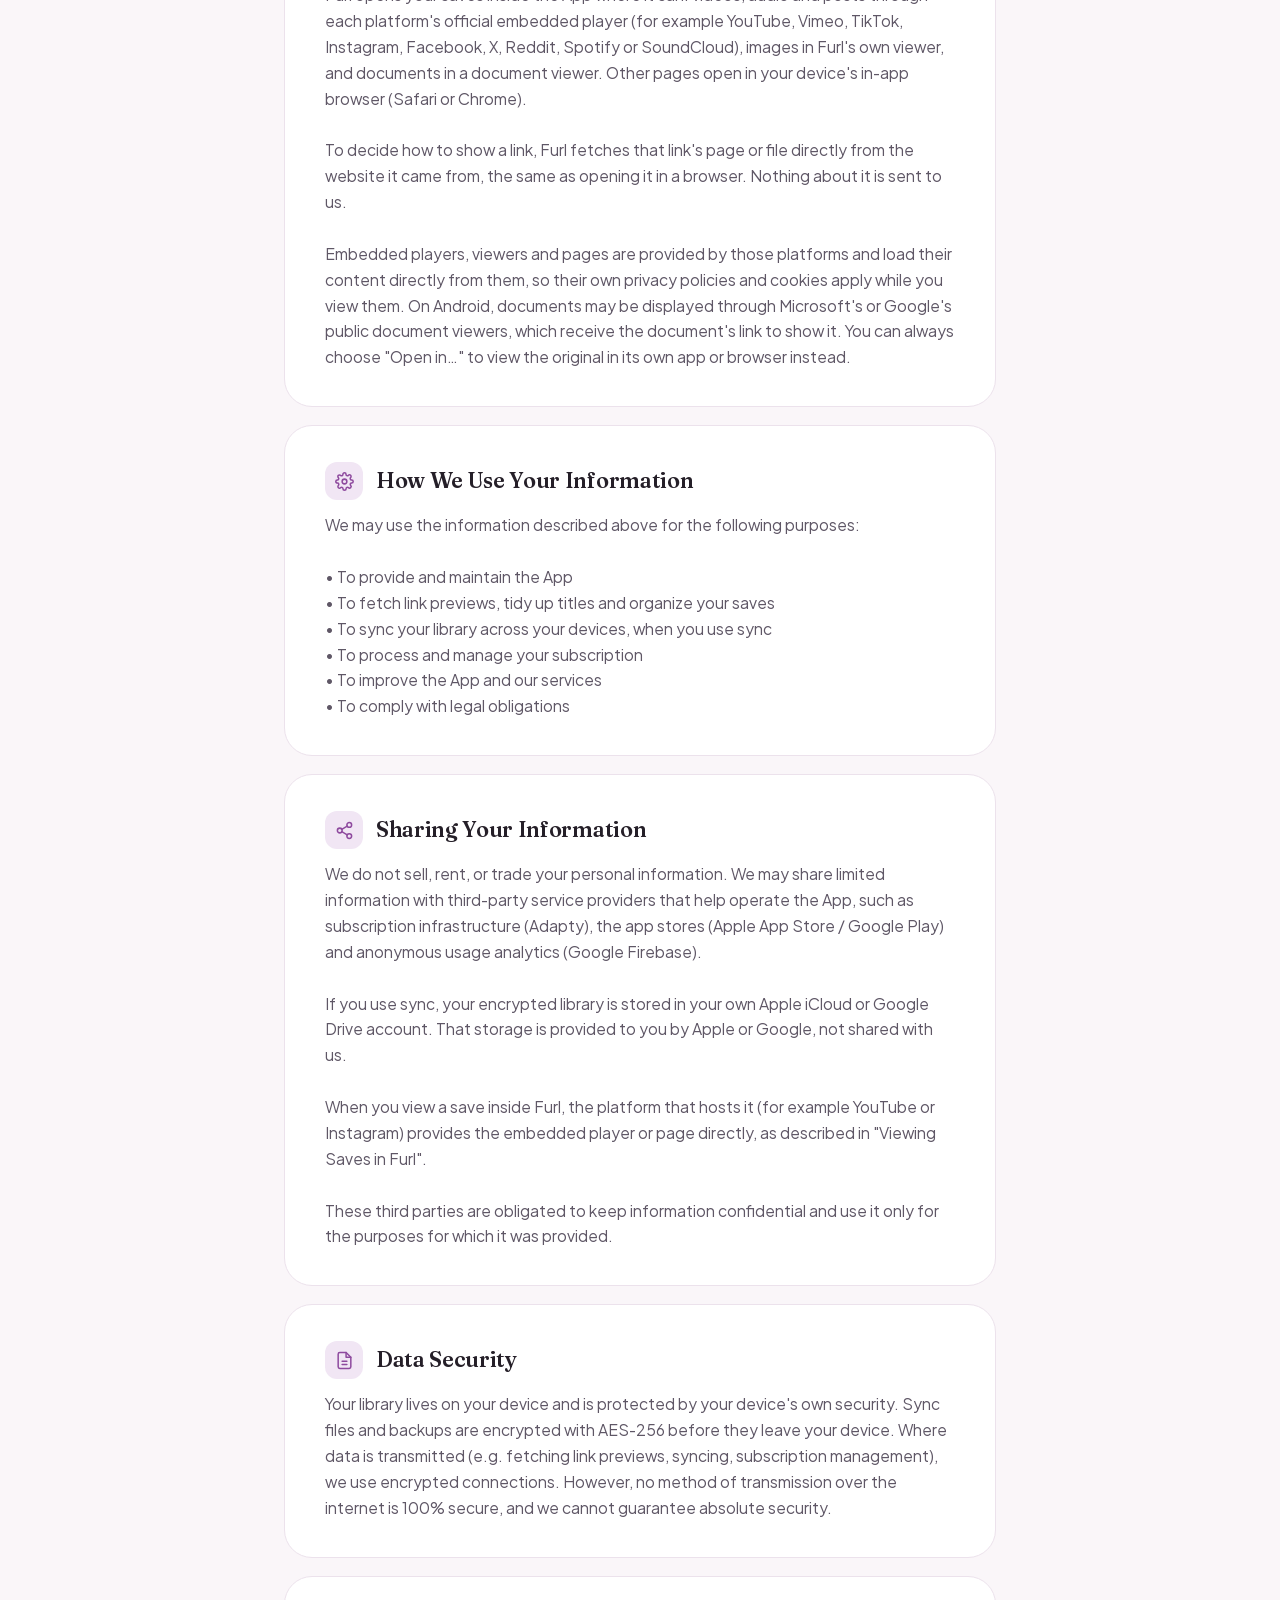
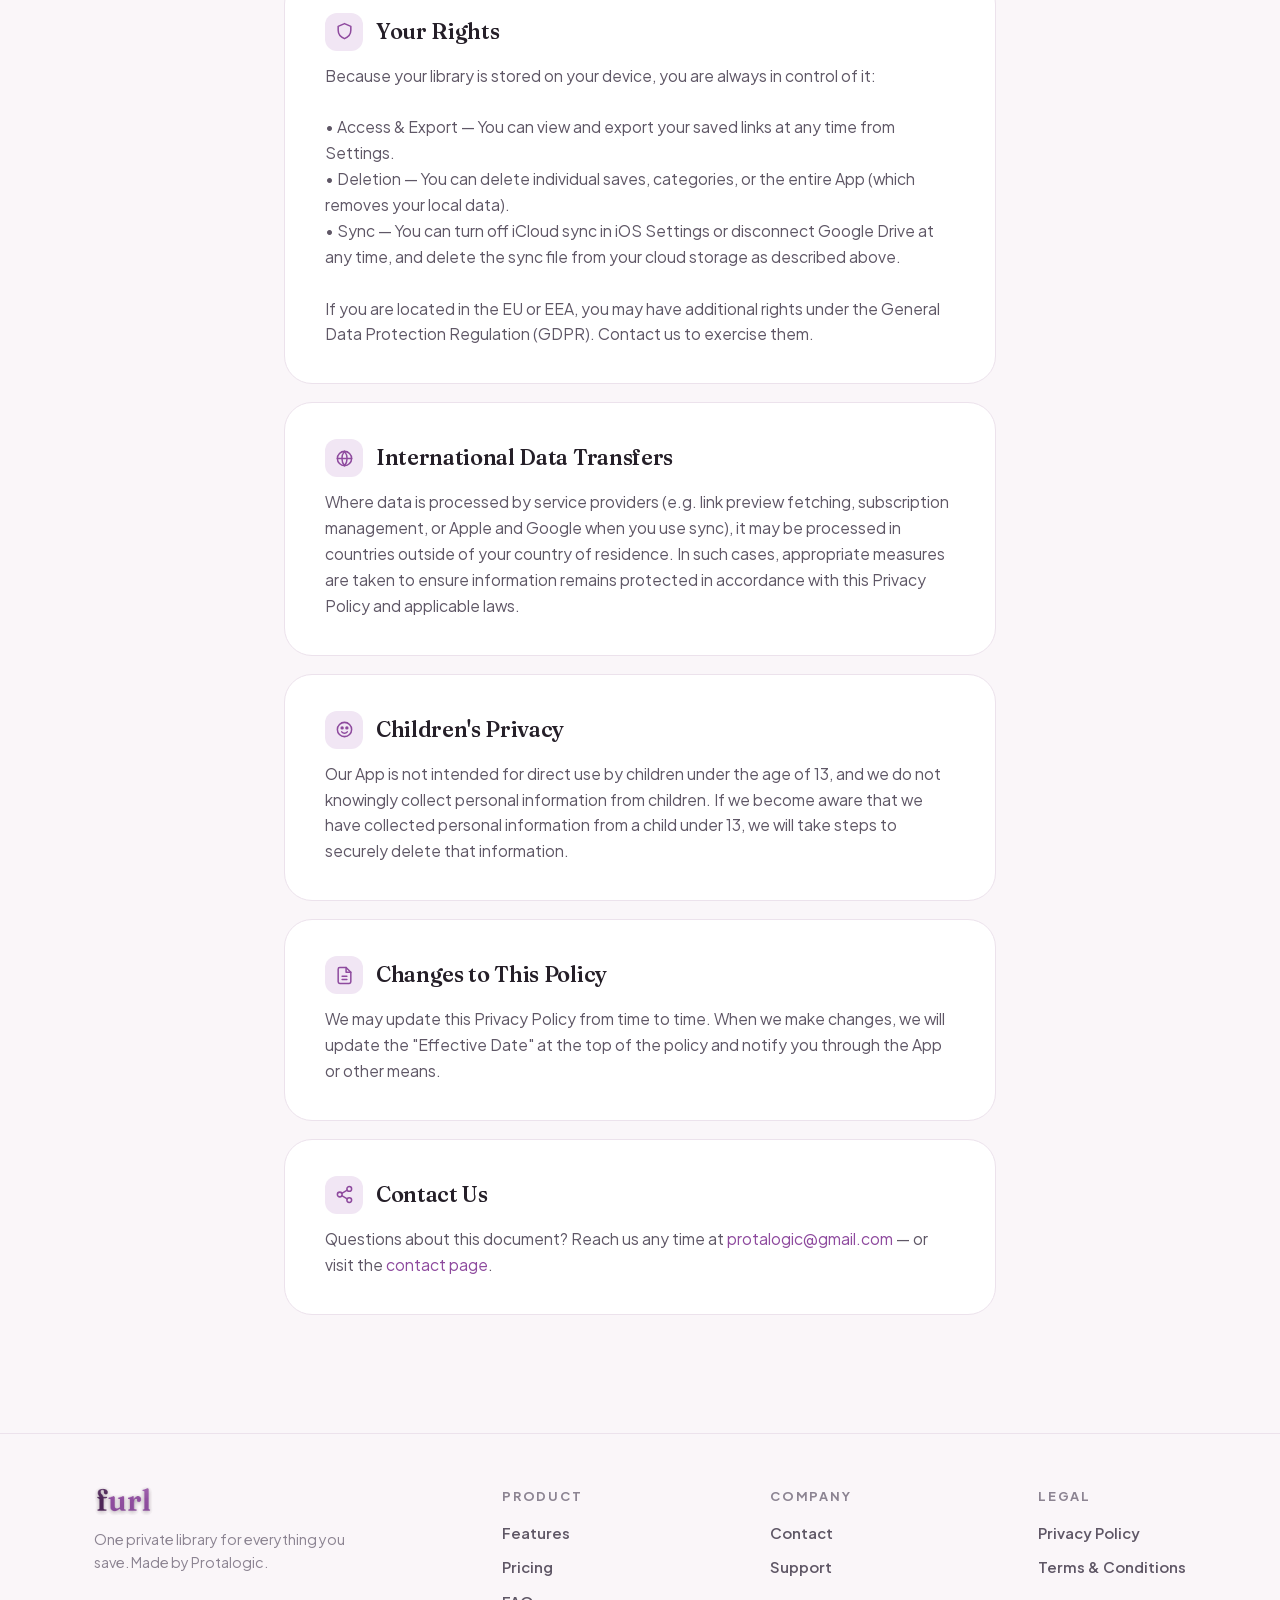
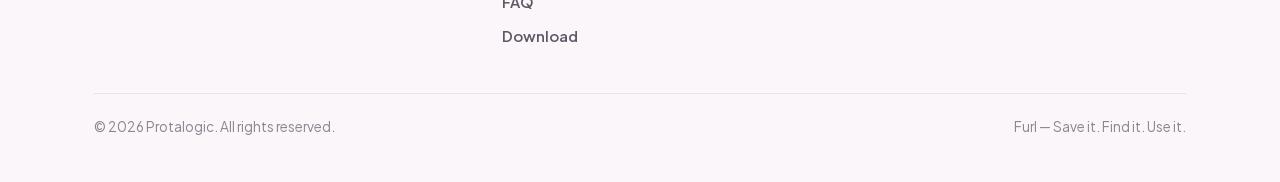
<file: privacy.html>
<!doctype html>
<html lang="en">
<head>
<meta charset="utf-8">
<meta name="viewport" content="width=device-width, initial-scale=1">
<title>Privacy Policy — Furl</title>
<meta name="description" content="How Furl handles your data: on-device first, no account, no tracking. The full privacy policy for the Furl app by Protalogic.">
<link rel="canonical" href="https://www.thefurlapp.com/privacy">
<meta name="theme-color" content="#7E4290">
<meta property="og:type" content="website">
<meta property="og:site_name" content="Furl">
<meta property="og:title" content="Privacy Policy — Furl">
<meta property="og:description" content="How Furl handles your data: on-device first, no account, no tracking. The full privacy policy for the Furl app by Protalogic.">
<meta property="og:url" content="https://www.thefurlapp.com/privacy">
<meta property="og:image" content="https://www.thefurlapp.com/assets/img/og-image.jpg">
<meta name="twitter:card" content="summary_large_image">
<link rel="icon" href="/favicon.ico" sizes="48x48">
<link rel="icon" href="/favicon-32.png" type="image/png" sizes="32x32">
<link rel="apple-touch-icon" href="/apple-touch-icon.png">
<link rel="preload" href="/assets/fonts/Fraunces.woff2" as="font" type="font/woff2" crossorigin>
<link rel="preload" href="/assets/fonts/PlusJakartaSans.woff2" as="font" type="font/woff2" crossorigin>
<script>document.documentElement.classList.add('js')</script>
<link rel="stylesheet" href="/assets/css/site.css">
</head>
<body>

<header class="nav">
  <div class="nav-in">
    <a class="nav-logo" href="/" aria-label="Furl home">
      <picture><source srcset="/assets/img/wordmark.webp" media="(prefers-color-scheme: dark)"><img src="/assets/img/wordmark-light.webp" alt="Furl" width="59" height="30"></picture>
    </a>
    <nav class="nav-links" aria-label="Main">
      <a href="/#features">Features</a>
      <a href="/#privacy">Privacy</a>
      <a href="/#pricing">Pricing</a>
      <a href="/#faq">FAQ</a>
      <a href="/contact">Contact</a>
      <a class="nav-cta" href="/#download">Get the app</a>
    </nav>
  </div>
</header>

<main>
<section class="page-hero">
  <div class="wrap">
    <span class="eyebrow"><span class="dot"></span> Legal</span>
    <h1>Privacy Policy</h1>
    <p class="meta">Effective date: October 16, 2026 · Protalogic · Furl</p>
  </div>
</section>
<div class="legal">
  <nav class="legal-toc" aria-label="Sections">
<a href="#introduction">Introduction</a>
<a href="#on-device-first">On-Device First</a>
<a href="#information-we-collect">Information We Collect</a>
<a href="#on-device-smart-titles">On-Device Smart Titles</a>
<a href="#sync-across-devices">Sync Across Devices</a>
<a href="#viewing-saves-in-furl">Viewing Saves in Furl</a>
<a href="#how-we-use-your-information">How We Use Your Information</a>
<a href="#sharing-your-information">Sharing Your Information</a>
<a href="#data-security">Data Security</a>
<a href="#your-rights">Your Rights</a>
<a href="#international-data-transfers">International Data Transfers</a>
<a href="#children-s-privacy">Children&#x27;s Privacy</a>
<a href="#changes-to-this-policy">Changes to This Policy</a>
  </nav>
<article class="legal-card rv" id="introduction">
<h2><span class="lic"><svg width="19" height="19" viewBox="0 0 24 24" fill="none" stroke="#8E4A9E" stroke-width="1.9" stroke-linecap="round" stroke-linejoin="round" aria-hidden="true"><path d="M12 2 4 5.5v5c0 5 3.4 8.6 8 10.5 4.6-1.9 8-5.5 8-10.5v-5z"/></svg></span>Introduction</h2>
<p>Protalogic (&quot;we&quot;, &quot;our&quot;, or &quot;us&quot;) is committed to protecting your privacy. This Privacy Policy explains how we collect, use, and disclose information when you use our mobile application Furl (the &quot;App&quot;). We comply with applicable privacy laws and regulations in the regions where we operate.

By using our App, you agree to the collection and use of information in accordance with this Privacy Policy.</p>
</article>
<article class="legal-card rv" id="on-device-first">
<h2><span class="lic"><svg width="19" height="19" viewBox="0 0 24 24" fill="none" stroke="#8E4A9E" stroke-width="1.9" stroke-linecap="round" stroke-linejoin="round" aria-hidden="true"><rect x="7" y="2" width="10" height="20" rx="2.5"/><path d="M11 18h2"/></svg></span>On-Device First</h2>
<p>Furl is designed to be private by default. The links, posts, notes, categories and tags you save are stored locally on your device. We do not require a Furl account, and your library is never uploaded to our servers.

If you choose to sync, a copy of your library is kept in your own personal cloud storage (iCloud or Google Drive) as described in &quot;Sync Across Devices&quot; below. We have no access to it.

If you delete the App without sync or a backup, your locally stored library is deleted with it, so we recommend keeping sync on or exporting a backup first.</p>
</article>
<article class="legal-card rv" id="information-we-collect">
<h2><span class="lic"><svg width="19" height="19" viewBox="0 0 24 24" fill="none" stroke="#8E4A9E" stroke-width="1.9" stroke-linecap="round" stroke-linejoin="round" aria-hidden="true"><ellipse cx="12" cy="5" rx="8" ry="3"/><path d="M4 5v14c0 1.7 3.6 3 8 3s8-1.3 8-3V5"/><path d="M4 12c0 1.7 3.6 3 8 3s8-1.3 8-3"/></svg></span>Information We Collect</h2>
<p>We collect only what is needed to run the App:

• Content You Save — Links, text snippets and notes you share to Furl are processed on your device to fetch titles, thumbnails and previews from the source website, and to tidy up titles so they are easy to read.

• Device Information — Basic information such as operating system and device type may be processed by our service providers (e.g. the app stores and subscription infrastructure).

• Google Account (Android, only if you connect Google Drive) — When you connect Google Drive for sync, Google shares your account email address with the App so it can show which account is connected. It stays on your device and is never sent to us.

• Purchase Information — If you subscribe to Furl Pro, our subscription partner processes your purchase. We never see your payment card details.

• Usage &amp; Quality Analytics — We collect anonymous, aggregated usage and diagnostic data (such as which screens are opened, which features are used, and crash or error signals) through Google Firebase Analytics, solely to understand how the App is used and to improve its quality and reliability. This data is not used to identify you, and it never includes the content you save — your links, titles, descriptions, notes, tags and search terms are not captured.</p>
</article>
<article class="legal-card rv" id="on-device-smart-titles">
<h2><span class="lic"><svg width="19" height="19" viewBox="0 0 24 24" fill="none" stroke="#8E4A9E" stroke-width="1.9" stroke-linecap="round" stroke-linejoin="round" aria-hidden="true"><path d="M12 3l1.9 5.1L19 10l-5.1 1.9L12 17l-1.9-5.1L5 10l5.1-1.9z"/><path d="M19 15l.9 2.1L22 18l-2.1.9L19 21l-.9-2.1L16 18l2.1-.9z"/></svg></span>On-Device Smart Titles</h2>
<p>Furl can rewrite messy link titles into short, clear ones. This happens entirely on your device: on supported iPhones and iPads it uses Apple Intelligence, on supported Android devices it uses Google&#x27;s on-device Gemini Nano model, and on other devices it uses simple built-in rules.

Your titles, links and other content are never sent to us or to any third-party AI service for this. You can always edit a title yourself, and titles you edit are never changed automatically.</p>
</article>
<article class="legal-card rv" id="sync-across-devices">
<h2><span class="lic"><svg width="19" height="19" viewBox="0 0 24 24" fill="none" stroke="#8E4A9E" stroke-width="1.9" stroke-linecap="round" stroke-linejoin="round" aria-hidden="true"><path d="M17.5 19H7a5 5 0 1 1 1.1-9.88A6 6 0 0 1 19.5 11.5 3.75 3.75 0 0 1 17.5 19z"/></svg></span>Sync Across Devices</h2>
<p>Furl can keep your library the same on all your devices by storing one encrypted sync file in your own cloud storage:

• iPhone and iPad — The file is kept in Furl&#x27;s private iCloud container in your iCloud account. Sync is active when iCloud is turned on for Furl, and you can turn it off at any time in iOS Settings.

• Android — Only if you choose &quot;Connect Google Drive&quot;, the file is kept in the hidden app-data folder of your Google Drive. Furl asks only for access to its own app-data folder: it cannot see, open or change any of your other Drive files. You can disconnect at any time from Furl&#x27;s Backup screen or your Google Account settings.

The sync file contains your saved links, titles, notes, tags and categories (including hidden ones) and is encrypted with AES-256 before it leaves your device. It is stored by Apple or Google under their own privacy policies; Protalogic has no access to your iCloud or Google Drive and never receives this file.

To remove the sync file, delete Furl&#x27;s data in iOS Settings → [your name] → iCloud → Manage Storage, or in Google Drive → Settings → Manage apps → Furl → Delete hidden app data.</p>
</article>
<article class="legal-card rv" id="viewing-saves-in-furl">
<h2><span class="lic"><svg width="19" height="19" viewBox="0 0 24 24" fill="none" stroke="#8E4A9E" stroke-width="1.9" stroke-linecap="round" stroke-linejoin="round" aria-hidden="true"><circle cx="12" cy="12" r="9"/><path d="M3 12h18M12 3a14 14 0 0 1 0 18M12 3a14 14 0 0 0 0 18"/></svg></span>Viewing Saves in Furl</h2>
<p>Furl opens your saves inside the App where it can: videos, audio and posts through each platform&#x27;s official embedded player (for example YouTube, Vimeo, TikTok, Instagram, Facebook, X, Reddit, Spotify or SoundCloud), images in Furl&#x27;s own viewer, and documents in a document viewer. Other pages open in your device&#x27;s in-app browser (Safari or Chrome).

To decide how to show a link, Furl fetches that link&#x27;s page or file directly from the website it came from, the same as opening it in a browser. Nothing about it is sent to us.

Embedded players, viewers and pages are provided by those platforms and load their content directly from them, so their own privacy policies and cookies apply while you view them. On Android, documents may be displayed through Microsoft&#x27;s or Google&#x27;s public document viewers, which receive the document&#x27;s link to show it. You can always choose &quot;Open in…&quot; to view the original in its own app or browser instead.</p>
</article>
<article class="legal-card rv" id="how-we-use-your-information">
<h2><span class="lic"><svg width="19" height="19" viewBox="0 0 24 24" fill="none" stroke="#8E4A9E" stroke-width="1.9" stroke-linecap="round" stroke-linejoin="round" aria-hidden="true"><circle cx="12" cy="12" r="3"/><path d="M19.4 15a1.7 1.7 0 0 0 .34 1.87l.06.06a2 2 0 1 1-2.83 2.83l-.06-.06a1.7 1.7 0 0 0-1.87-.34 1.7 1.7 0 0 0-1 1.51V21a2 2 0 1 1-4 0v-.09a1.7 1.7 0 0 0-1-1.51 1.7 1.7 0 0 0-1.87.34l-.06.06a2 2 0 1 1-2.83-2.83l.06-.06a1.7 1.7 0 0 0 .34-1.87 1.7 1.7 0 0 0-1.51-1H3a2 2 0 1 1 0-4h.09a1.7 1.7 0 0 0 1.51-1 1.7 1.7 0 0 0-.34-1.87l-.06-.06a2 2 0 1 1 2.83-2.83l.06.06a1.7 1.7 0 0 0 1.87.34h0a1.7 1.7 0 0 0 1-1.51V3a2 2 0 1 1 4 0v.09a1.7 1.7 0 0 0 1 1.51h0a1.7 1.7 0 0 0 1.87-.34l.06-.06a2 2 0 1 1 2.83 2.83l-.06.06a1.7 1.7 0 0 0-.34 1.87v0a1.7 1.7 0 0 0 1.51 1H21a2 2 0 1 1 0 4h-.09a1.7 1.7 0 0 0-1.51 1z"/></svg></span>How We Use Your Information</h2>
<p>We may use the information described above for the following purposes:

• To provide and maintain the App
• To fetch link previews, tidy up titles and organize your saves
• To sync your library across your devices, when you use sync
• To process and manage your subscription
• To improve the App and our services
• To comply with legal obligations</p>
</article>
<article class="legal-card rv" id="sharing-your-information">
<h2><span class="lic"><svg width="19" height="19" viewBox="0 0 24 24" fill="none" stroke="#8E4A9E" stroke-width="1.9" stroke-linecap="round" stroke-linejoin="round" aria-hidden="true"><circle cx="18" cy="5" r="3"/><circle cx="6" cy="12" r="3"/><circle cx="18" cy="19" r="3"/><path d="m8.6 13.5 6.8 4M15.4 6.5l-6.8 4"/></svg></span>Sharing Your Information</h2>
<p>We do not sell, rent, or trade your personal information. We may share limited information with third-party service providers that help operate the App, such as subscription infrastructure (Adapty), the app stores (Apple App Store / Google Play) and anonymous usage analytics (Google Firebase).

If you use sync, your encrypted library is stored in your own Apple iCloud or Google Drive account. That storage is provided to you by Apple or Google, not shared with us.

When you view a save inside Furl, the platform that hosts it (for example YouTube or Instagram) provides the embedded player or page directly, as described in &quot;Viewing Saves in Furl&quot;.

These third parties are obligated to keep information confidential and use it only for the purposes for which it was provided.</p>
</article>
<article class="legal-card rv" id="data-security">
<h2><span class="lic"><svg width="19" height="19" viewBox="0 0 24 24" fill="none" stroke="#8E4A9E" stroke-width="1.9" stroke-linecap="round" stroke-linejoin="round" aria-hidden="true"><path d="M14 2H6a2 2 0 0 0-2 2v16a2 2 0 0 0 2 2h12a2 2 0 0 0 2-2V8z"/><path d="M14 2v6h6M9 13h6M9 17h6"/></svg></span>Data Security</h2>
<p>Your library lives on your device and is protected by your device&#x27;s own security. Sync files and backups are encrypted with AES-256 before they leave your device. Where data is transmitted (e.g. fetching link previews, syncing, subscription management), we use encrypted connections. However, no method of transmission over the internet is 100% secure, and we cannot guarantee absolute security.</p>
</article>
<article class="legal-card rv" id="your-rights">
<h2><span class="lic"><svg width="19" height="19" viewBox="0 0 24 24" fill="none" stroke="#8E4A9E" stroke-width="1.9" stroke-linecap="round" stroke-linejoin="round" aria-hidden="true"><path d="M12 2 4 5.5v5c0 5 3.4 8.6 8 10.5 4.6-1.9 8-5.5 8-10.5v-5z"/></svg></span>Your Rights</h2>
<p>Because your library is stored on your device, you are always in control of it:

• Access &amp; Export — You can view and export your saved links at any time from Settings.
• Deletion — You can delete individual saves, categories, or the entire App (which removes your local data).
• Sync — You can turn off iCloud sync in iOS Settings or disconnect Google Drive at any time, and delete the sync file from your cloud storage as described above.

If you are located in the EU or EEA, you may have additional rights under the General Data Protection Regulation (GDPR). Contact us to exercise them.</p>
</article>
<article class="legal-card rv" id="international-data-transfers">
<h2><span class="lic"><svg width="19" height="19" viewBox="0 0 24 24" fill="none" stroke="#8E4A9E" stroke-width="1.9" stroke-linecap="round" stroke-linejoin="round" aria-hidden="true"><circle cx="12" cy="12" r="9"/><path d="M3 12h18M12 3a14 14 0 0 1 0 18M12 3a14 14 0 0 0 0 18"/></svg></span>International Data Transfers</h2>
<p>Where data is processed by service providers (e.g. link preview fetching, subscription management, or Apple and Google when you use sync), it may be processed in countries outside of your country of residence. In such cases, appropriate measures are taken to ensure information remains protected in accordance with this Privacy Policy and applicable laws.</p>
</article>
<article class="legal-card rv" id="children-s-privacy">
<h2><span class="lic"><svg width="19" height="19" viewBox="0 0 24 24" fill="none" stroke="#8E4A9E" stroke-width="1.9" stroke-linecap="round" stroke-linejoin="round" aria-hidden="true"><circle cx="12" cy="12" r="9"/><circle cx="9" cy="10" r="1.2" fill="currentColor"/><circle cx="15" cy="10" r="1.2" fill="currentColor"/><path d="M8.5 15a4.5 4.5 0 0 0 7 0"/></svg></span>Children&#x27;s Privacy</h2>
<p>Our App is not intended for direct use by children under the age of 13, and we do not knowingly collect personal information from children. If we become aware that we have collected personal information from a child under 13, we will take steps to securely delete that information.</p>
</article>
<article class="legal-card rv" id="changes-to-this-policy">
<h2><span class="lic"><svg width="19" height="19" viewBox="0 0 24 24" fill="none" stroke="#8E4A9E" stroke-width="1.9" stroke-linecap="round" stroke-linejoin="round" aria-hidden="true"><path d="M14 2H6a2 2 0 0 0-2 2v16a2 2 0 0 0 2 2h12a2 2 0 0 0 2-2V8z"/><path d="M14 2v6h6M9 13h6M9 17h6"/></svg></span>Changes to This Policy</h2>
<p>We may update this Privacy Policy from time to time. When we make changes, we will update the &quot;Effective Date&quot; at the top of the policy and notify you through the App or other means.</p>
</article>
  <article class="legal-card rv">
    <h2><span class="lic"><svg width="19" height="19" viewBox="0 0 24 24" fill="none" stroke="#8E4A9E" stroke-width="1.9" stroke-linecap="round" stroke-linejoin="round" aria-hidden="true"><circle cx="18" cy="5" r="3"/><circle cx="6" cy="12" r="3"/><circle cx="18" cy="19" r="3"/><path d="m8.6 13.5 6.8 4M15.4 6.5l-6.8 4"/></svg></span>Contact Us</h2>
    <p>Questions about this document? Reach us any time at <a href="mailto:protalogic@gmail.com">protalogic@gmail.com</a> — or visit the <a href="/contact">contact page</a>.</p>
  </article>
</div>
</main>

<footer class="footer">
  <div class="wrap">
    <div class="footer-grid">
      <div class="footer-brand">
        <a class="nav-logo" href="/" aria-label="Furl home"><picture><source srcset="/assets/img/wordmark.webp" media="(prefers-color-scheme: dark)"><img src="/assets/img/wordmark-light.webp" alt="Furl" width="59" height="30"></picture></a>
        <p>One private library for everything you save. Made by Protalogic.</p>
      </div>
      <nav class="footer-col" aria-label="Product">
        <b>Product</b>
        <a href="/#features">Features</a>
        <a href="/#pricing">Pricing</a>
        <a href="/#faq">FAQ</a>
        <a href="/#download">Download</a>
      </nav>
      <nav class="footer-col" aria-label="Company">
        <b>Company</b>
        <a href="/contact">Contact</a>
        <a href="mailto:protalogic@gmail.com">Support</a>
      </nav>
      <nav class="footer-col" aria-label="Legal">
        <b>Legal</b>
        <a href="/privacy">Privacy Policy</a>
        <a href="/terms">Terms &amp; Conditions</a>
      </nav>
    </div>
    <div class="footer-base">
      <span>© <span data-year>2026</span> Protalogic. All rights reserved.</span>
      <span>Furl — Save it. Find it. Use it.</span>
    </div>
  </div>
</footer>

<script src="/assets/js/site.js" defer></script>
</body>
</html>
</file>
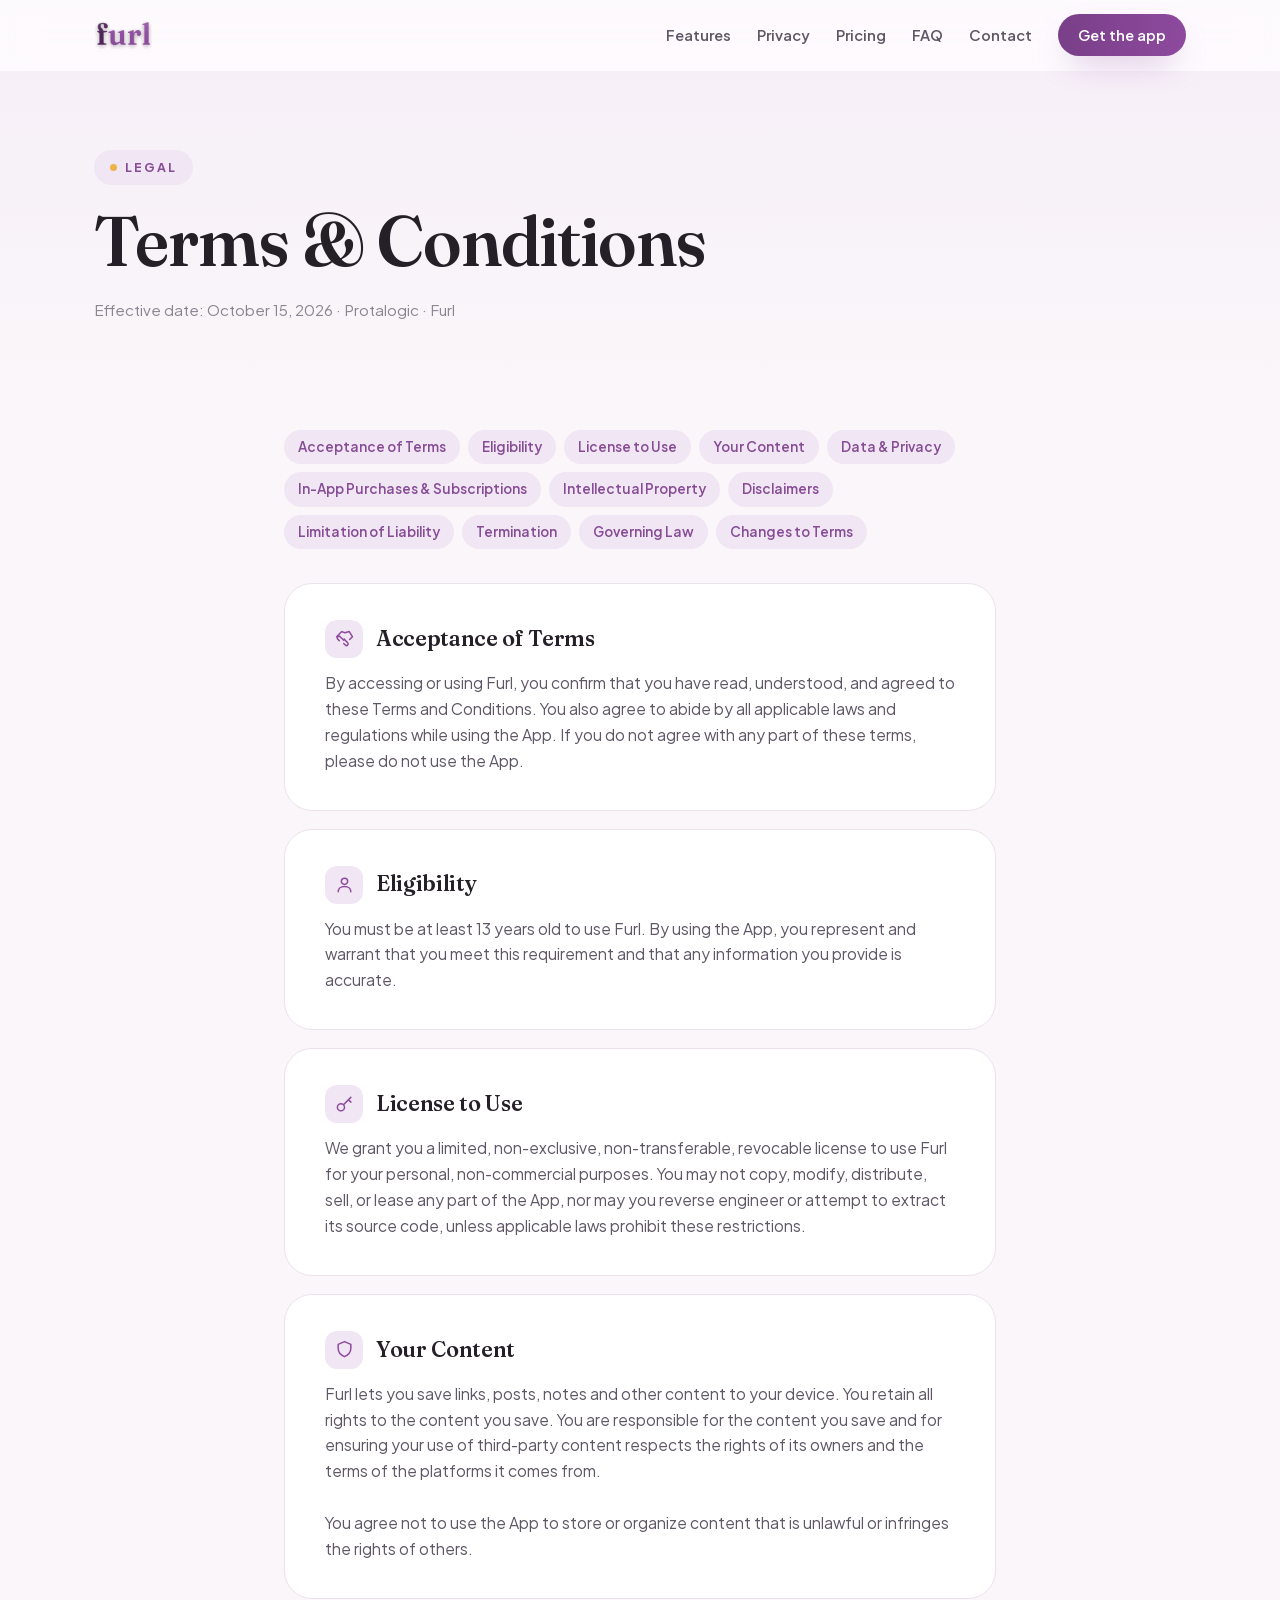
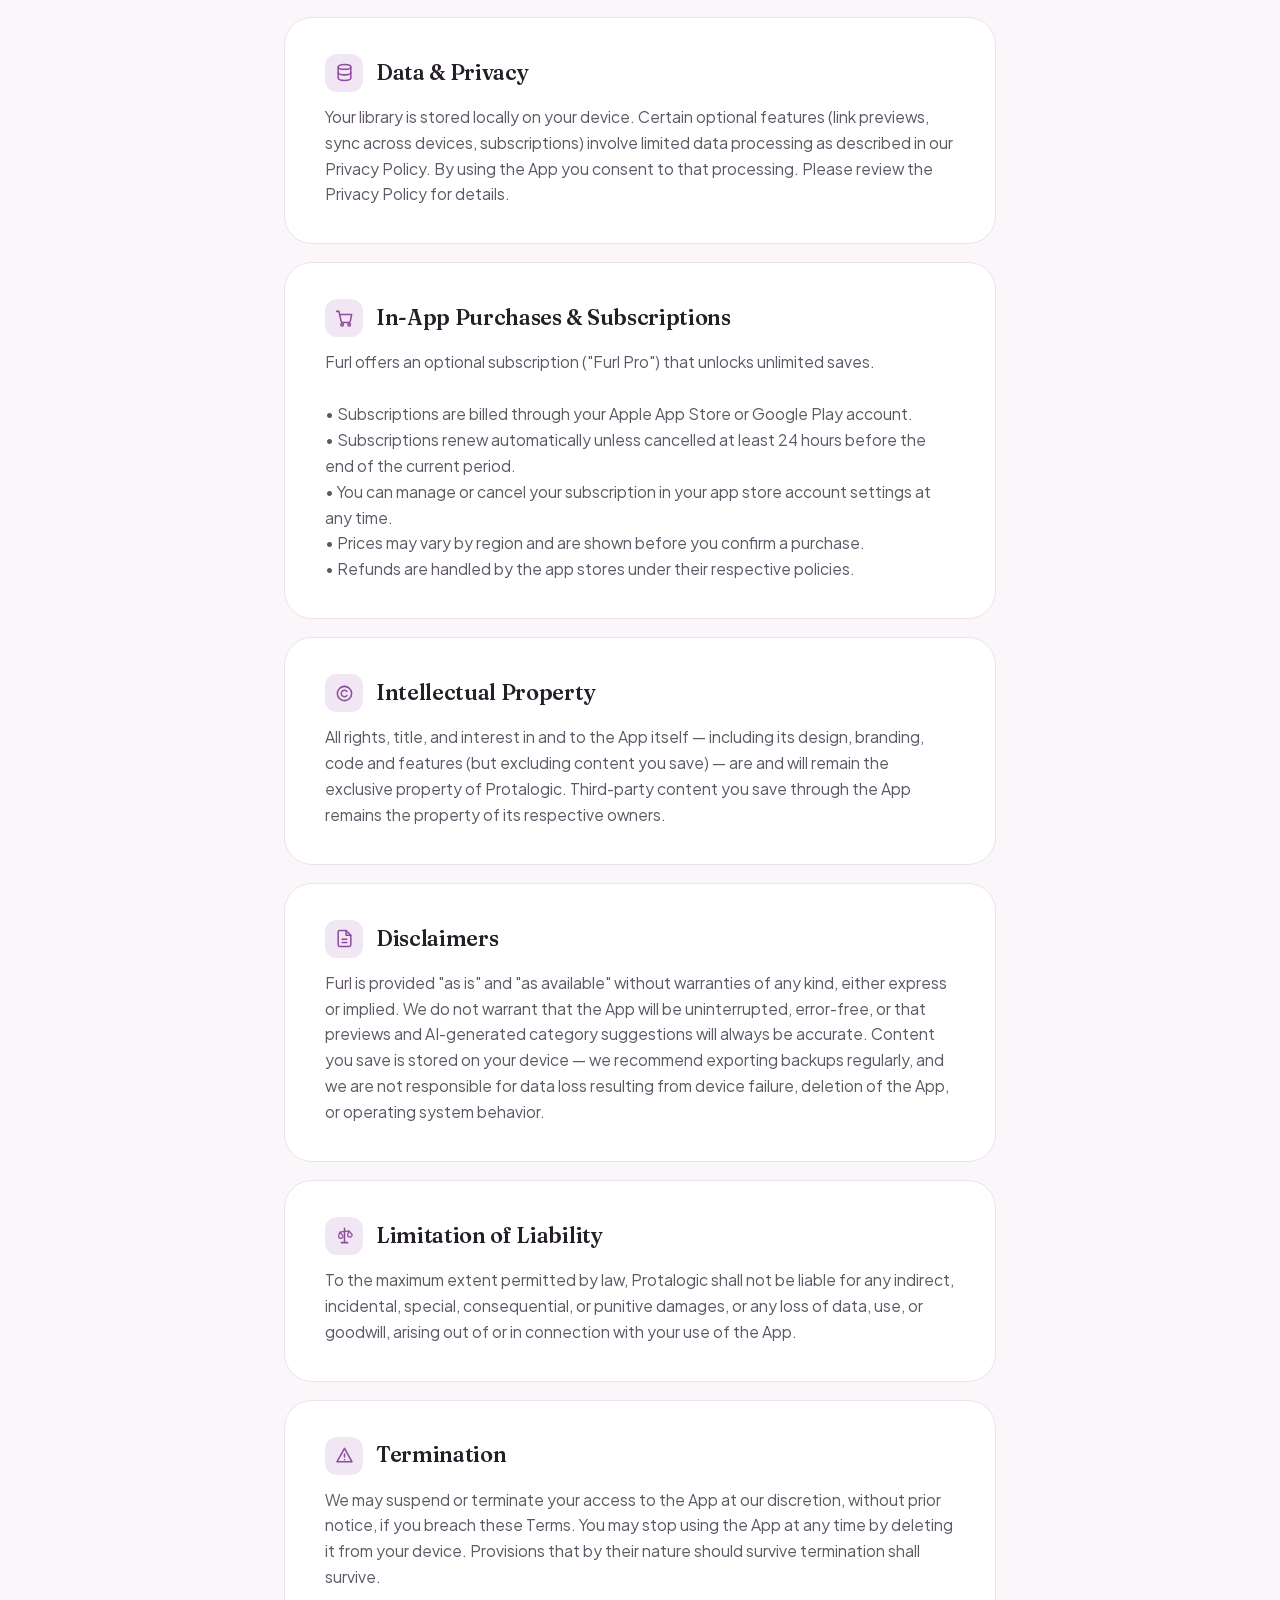
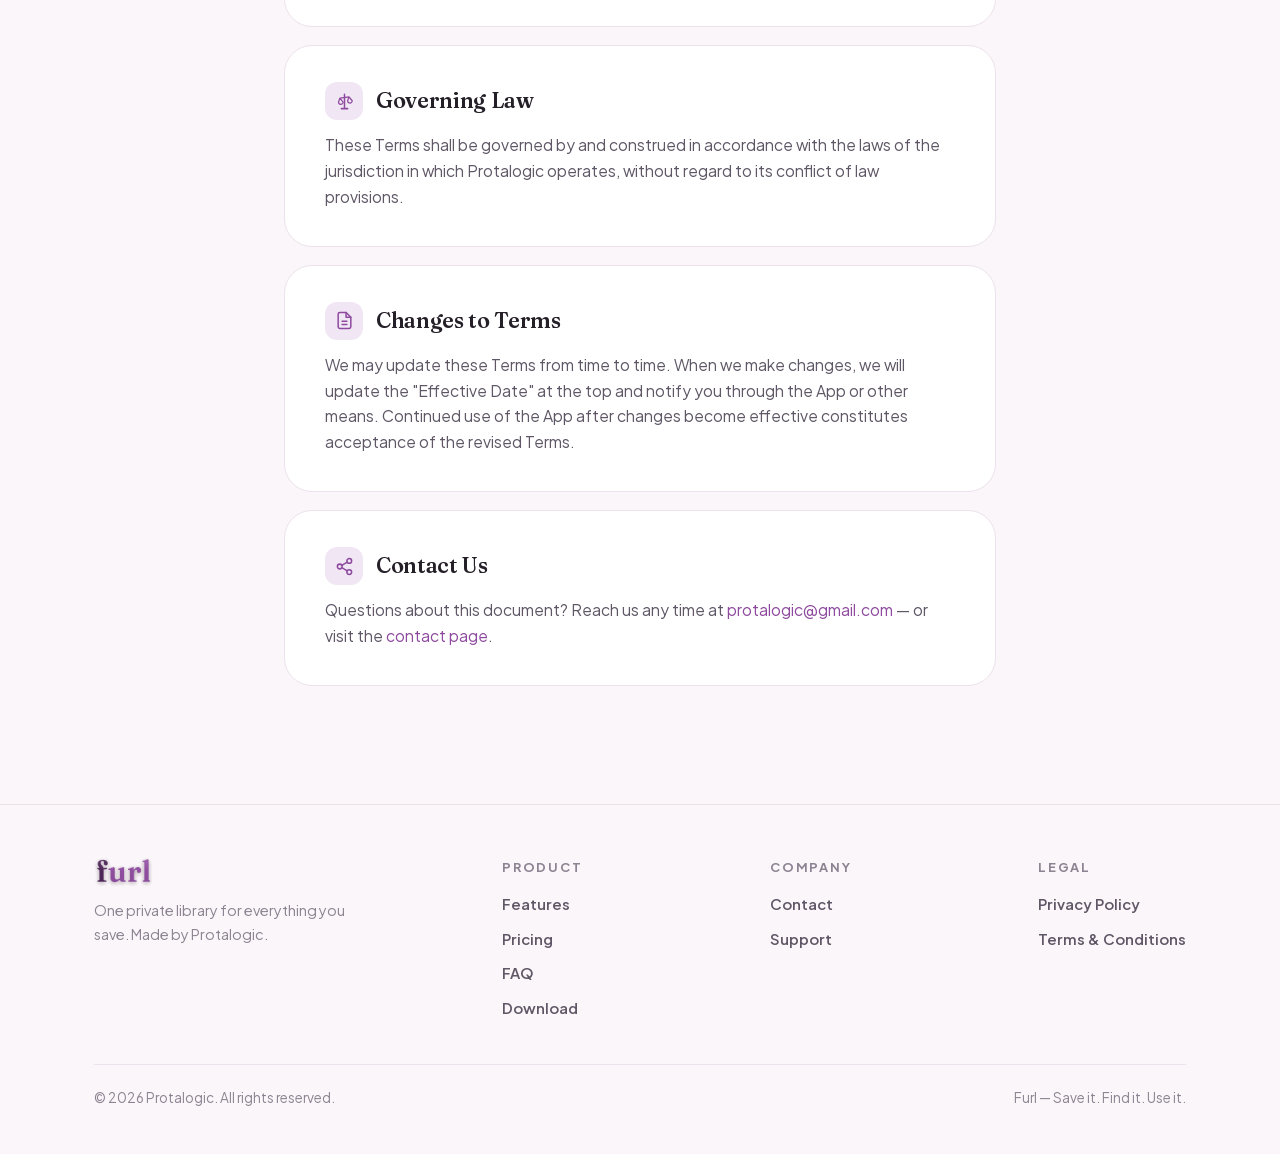
<file: terms.html>
<!doctype html>
<html lang="en">
<head>
<meta charset="utf-8">
<meta name="viewport" content="width=device-width, initial-scale=1">
<title>Terms & Conditions — Furl</title>
<meta name="description" content="The terms and conditions for using Furl, the private save-anything library app by Protalogic.">
<link rel="canonical" href="https://www.thefurlapp.com/terms">
<meta name="theme-color" content="#7E4290">
<meta property="og:type" content="website">
<meta property="og:site_name" content="Furl">
<meta property="og:title" content="Terms & Conditions — Furl">
<meta property="og:description" content="The terms and conditions for using Furl, the private save-anything library app by Protalogic.">
<meta property="og:url" content="https://www.thefurlapp.com/terms">
<meta property="og:image" content="https://www.thefurlapp.com/assets/img/og-image.jpg">
<meta name="twitter:card" content="summary_large_image">
<link rel="icon" href="/favicon.ico" sizes="48x48">
<link rel="icon" href="/favicon-32.png" type="image/png" sizes="32x32">
<link rel="apple-touch-icon" href="/apple-touch-icon.png">
<link rel="preload" href="/assets/fonts/Fraunces.woff2" as="font" type="font/woff2" crossorigin>
<link rel="preload" href="/assets/fonts/PlusJakartaSans.woff2" as="font" type="font/woff2" crossorigin>
<script>document.documentElement.classList.add('js')</script>
<link rel="stylesheet" href="/assets/css/site.css">
</head>
<body>

<header class="nav">
  <div class="nav-in">
    <a class="nav-logo" href="/" aria-label="Furl home">
      <picture><source srcset="/assets/img/wordmark.webp" media="(prefers-color-scheme: dark)"><img src="/assets/img/wordmark-light.webp" alt="Furl" width="59" height="30"></picture>
    </a>
    <nav class="nav-links" aria-label="Main">
      <a href="/#features">Features</a>
      <a href="/#privacy">Privacy</a>
      <a href="/#pricing">Pricing</a>
      <a href="/#faq">FAQ</a>
      <a href="/contact">Contact</a>
      <a class="nav-cta" href="/#download">Get the app</a>
    </nav>
  </div>
</header>

<main>
<section class="page-hero">
  <div class="wrap">
    <span class="eyebrow"><span class="dot"></span> Legal</span>
    <h1>Terms &amp; Conditions</h1>
    <p class="meta">Effective date: October 15, 2026 · Protalogic · Furl</p>
  </div>
</section>
<div class="legal">
  <nav class="legal-toc" aria-label="Sections">
<a href="#acceptance-of-terms">Acceptance of Terms</a>
<a href="#eligibility">Eligibility</a>
<a href="#license-to-use">License to Use</a>
<a href="#your-content">Your Content</a>
<a href="#data-privacy">Data &amp; Privacy</a>
<a href="#in-app-purchases-subscriptions">In-App Purchases &amp; Subscriptions</a>
<a href="#intellectual-property">Intellectual Property</a>
<a href="#disclaimers">Disclaimers</a>
<a href="#limitation-of-liability">Limitation of Liability</a>
<a href="#termination">Termination</a>
<a href="#governing-law">Governing Law</a>
<a href="#changes-to-terms">Changes to Terms</a>
  </nav>
<article class="legal-card rv" id="acceptance-of-terms">
<h2><span class="lic"><svg width="19" height="19" viewBox="0 0 24 24" fill="none" stroke="#8E4A9E" stroke-width="1.9" stroke-linecap="round" stroke-linejoin="round" aria-hidden="true"><path d="m11 17 2 2a2.1 2.1 0 0 0 3-3l-4.5-4.5"/><path d="m5.5 13.5-2-2a2.1 2.1 0 0 1 3-3L11 13"/><path d="M2 8.5 8.5 2l4 1.5L18 2l4 6.5-3.5 3.5"/></svg></span>Acceptance of Terms</h2>
<p>By accessing or using Furl, you confirm that you have read, understood, and agreed to these Terms and Conditions. You also agree to abide by all applicable laws and regulations while using the App. If you do not agree with any part of these terms, please do not use the App.</p>
</article>
<article class="legal-card rv" id="eligibility">
<h2><span class="lic"><svg width="19" height="19" viewBox="0 0 24 24" fill="none" stroke="#8E4A9E" stroke-width="1.9" stroke-linecap="round" stroke-linejoin="round" aria-hidden="true"><circle cx="12" cy="8" r="4"/><path d="M4 21c0-4 3.6-6.5 8-6.5s8 2.5 8 6.5"/></svg></span>Eligibility</h2>
<p>You must be at least 13 years old to use Furl. By using the App, you represent and warrant that you meet this requirement and that any information you provide is accurate.</p>
</article>
<article class="legal-card rv" id="license-to-use">
<h2><span class="lic"><svg width="19" height="19" viewBox="0 0 24 24" fill="none" stroke="#8E4A9E" stroke-width="1.9" stroke-linecap="round" stroke-linejoin="round" aria-hidden="true"><circle cx="7.5" cy="15.5" r="4.5"/><path d="m11 12 9-9M17 6l3 3"/></svg></span>License to Use</h2>
<p>We grant you a limited, non-exclusive, non-transferable, revocable license to use Furl for your personal, non-commercial purposes. You may not copy, modify, distribute, sell, or lease any part of the App, nor may you reverse engineer or attempt to extract its source code, unless applicable laws prohibit these restrictions.</p>
</article>
<article class="legal-card rv" id="your-content">
<h2><span class="lic"><svg width="19" height="19" viewBox="0 0 24 24" fill="none" stroke="#8E4A9E" stroke-width="1.9" stroke-linecap="round" stroke-linejoin="round" aria-hidden="true"><path d="M12 2 4 5.5v5c0 5 3.4 8.6 8 10.5 4.6-1.9 8-5.5 8-10.5v-5z"/></svg></span>Your Content</h2>
<p>Furl lets you save links, posts, notes and other content to your device. You retain all rights to the content you save. You are responsible for the content you save and for ensuring your use of third-party content respects the rights of its owners and the terms of the platforms it comes from.

You agree not to use the App to store or organize content that is unlawful or infringes the rights of others.</p>
</article>
<article class="legal-card rv" id="data-privacy">
<h2><span class="lic"><svg width="19" height="19" viewBox="0 0 24 24" fill="none" stroke="#8E4A9E" stroke-width="1.9" stroke-linecap="round" stroke-linejoin="round" aria-hidden="true"><ellipse cx="12" cy="5" rx="8" ry="3"/><path d="M4 5v14c0 1.7 3.6 3 8 3s8-1.3 8-3V5"/><path d="M4 12c0 1.7 3.6 3 8 3s8-1.3 8-3"/></svg></span>Data &amp; Privacy</h2>
<p>Your library is stored locally on your device. Certain optional features (link previews, sync across devices, subscriptions) involve limited data processing as described in our Privacy Policy. By using the App you consent to that processing. Please review the Privacy Policy for details.</p>
</article>
<article class="legal-card rv" id="in-app-purchases-subscriptions">
<h2><span class="lic"><svg width="19" height="19" viewBox="0 0 24 24" fill="none" stroke="#8E4A9E" stroke-width="1.9" stroke-linecap="round" stroke-linejoin="round" aria-hidden="true"><circle cx="9" cy="20" r="1.6"/><circle cx="18" cy="20" r="1.6"/><path d="M2 3h3l2.7 12.4a2 2 0 0 0 2 1.6h7.7a2 2 0 0 0 2-1.6L21 7H6"/></svg></span>In-App Purchases &amp; Subscriptions</h2>
<p>Furl offers an optional subscription (&quot;Furl Pro&quot;) that unlocks unlimited saves.

• Subscriptions are billed through your Apple App Store or Google Play account.
• Subscriptions renew automatically unless cancelled at least 24 hours before the end of the current period.
• You can manage or cancel your subscription in your app store account settings at any time.
• Prices may vary by region and are shown before you confirm a purchase.
• Refunds are handled by the app stores under their respective policies.</p>
</article>
<article class="legal-card rv" id="intellectual-property">
<h2><span class="lic"><svg width="19" height="19" viewBox="0 0 24 24" fill="none" stroke="#8E4A9E" stroke-width="1.9" stroke-linecap="round" stroke-linejoin="round" aria-hidden="true"><circle cx="12" cy="12" r="9"/><path d="M15 9.5a4 4 0 1 0 0 5"/></svg></span>Intellectual Property</h2>
<p>All rights, title, and interest in and to the App itself — including its design, branding, code and features (but excluding content you save) — are and will remain the exclusive property of Protalogic. Third-party content you save through the App remains the property of its respective owners.</p>
</article>
<article class="legal-card rv" id="disclaimers">
<h2><span class="lic"><svg width="19" height="19" viewBox="0 0 24 24" fill="none" stroke="#8E4A9E" stroke-width="1.9" stroke-linecap="round" stroke-linejoin="round" aria-hidden="true"><path d="M14 2H6a2 2 0 0 0-2 2v16a2 2 0 0 0 2 2h12a2 2 0 0 0 2-2V8z"/><path d="M14 2v6h6M9 13h6M9 17h6"/></svg></span>Disclaimers</h2>
<p>Furl is provided &quot;as is&quot; and &quot;as available&quot; without warranties of any kind, either express or implied. We do not warrant that the App will be uninterrupted, error-free, or that previews and AI-generated category suggestions will always be accurate. Content you save is stored on your device — we recommend exporting backups regularly, and we are not responsible for data loss resulting from device failure, deletion of the App, or operating system behavior.</p>
</article>
<article class="legal-card rv" id="limitation-of-liability">
<h2><span class="lic"><svg width="19" height="19" viewBox="0 0 24 24" fill="none" stroke="#8E4A9E" stroke-width="1.9" stroke-linecap="round" stroke-linejoin="round" aria-hidden="true"><path d="M12 3v18M8 21h8"/><path d="m5 7 14-2M5 7 3 13a3.5 3.5 0 0 0 7 0zM19 5l-2 6a3.5 3.5 0 0 0 7 0z" transform="scale(.82) translate(2.5 2.5)"/></svg></span>Limitation of Liability</h2>
<p>To the maximum extent permitted by law, Protalogic shall not be liable for any indirect, incidental, special, consequential, or punitive damages, or any loss of data, use, or goodwill, arising out of or in connection with your use of the App.</p>
</article>
<article class="legal-card rv" id="termination">
<h2><span class="lic"><svg width="19" height="19" viewBox="0 0 24 24" fill="none" stroke="#8E4A9E" stroke-width="1.9" stroke-linecap="round" stroke-linejoin="round" aria-hidden="true"><path d="M12 3 2.5 20h19z"/><path d="M12 10v4M12 17.5h.01"/></svg></span>Termination</h2>
<p>We may suspend or terminate your access to the App at our discretion, without prior notice, if you breach these Terms. You may stop using the App at any time by deleting it from your device. Provisions that by their nature should survive termination shall survive.</p>
</article>
<article class="legal-card rv" id="governing-law">
<h2><span class="lic"><svg width="19" height="19" viewBox="0 0 24 24" fill="none" stroke="#8E4A9E" stroke-width="1.9" stroke-linecap="round" stroke-linejoin="round" aria-hidden="true"><path d="M12 3v18M8 21h8"/><path d="m5 7 14-2M5 7 3 13a3.5 3.5 0 0 0 7 0zM19 5l-2 6a3.5 3.5 0 0 0 7 0z" transform="scale(.82) translate(2.5 2.5)"/></svg></span>Governing Law</h2>
<p>These Terms shall be governed by and construed in accordance with the laws of the jurisdiction in which Protalogic operates, without regard to its conflict of law provisions.</p>
</article>
<article class="legal-card rv" id="changes-to-terms">
<h2><span class="lic"><svg width="19" height="19" viewBox="0 0 24 24" fill="none" stroke="#8E4A9E" stroke-width="1.9" stroke-linecap="round" stroke-linejoin="round" aria-hidden="true"><path d="M14 2H6a2 2 0 0 0-2 2v16a2 2 0 0 0 2 2h12a2 2 0 0 0 2-2V8z"/><path d="M14 2v6h6M9 13h6M9 17h6"/></svg></span>Changes to Terms</h2>
<p>We may update these Terms from time to time. When we make changes, we will update the &quot;Effective Date&quot; at the top and notify you through the App or other means. Continued use of the App after changes become effective constitutes acceptance of the revised Terms.</p>
</article>
  <article class="legal-card rv">
    <h2><span class="lic"><svg width="19" height="19" viewBox="0 0 24 24" fill="none" stroke="#8E4A9E" stroke-width="1.9" stroke-linecap="round" stroke-linejoin="round" aria-hidden="true"><circle cx="18" cy="5" r="3"/><circle cx="6" cy="12" r="3"/><circle cx="18" cy="19" r="3"/><path d="m8.6 13.5 6.8 4M15.4 6.5l-6.8 4"/></svg></span>Contact Us</h2>
    <p>Questions about this document? Reach us any time at <a href="mailto:protalogic@gmail.com">protalogic@gmail.com</a> — or visit the <a href="/contact">contact page</a>.</p>
  </article>
</div>
</main>

<footer class="footer">
  <div class="wrap">
    <div class="footer-grid">
      <div class="footer-brand">
        <a class="nav-logo" href="/" aria-label="Furl home"><picture><source srcset="/assets/img/wordmark.webp" media="(prefers-color-scheme: dark)"><img src="/assets/img/wordmark-light.webp" alt="Furl" width="59" height="30"></picture></a>
        <p>One private library for everything you save. Made by Protalogic.</p>
      </div>
      <nav class="footer-col" aria-label="Product">
        <b>Product</b>
        <a href="/#features">Features</a>
        <a href="/#pricing">Pricing</a>
        <a href="/#faq">FAQ</a>
        <a href="/#download">Download</a>
      </nav>
      <nav class="footer-col" aria-label="Company">
        <b>Company</b>
        <a href="/contact">Contact</a>
        <a href="mailto:protalogic@gmail.com">Support</a>
      </nav>
      <nav class="footer-col" aria-label="Legal">
        <b>Legal</b>
        <a href="/privacy">Privacy Policy</a>
        <a href="/terms">Terms &amp; Conditions</a>
      </nav>
    </div>
    <div class="footer-base">
      <span>© <span data-year>2026</span> Protalogic. All rights reserved.</span>
      <span>Furl — Save it. Find it. Use it.</span>
    </div>
  </div>
</footer>

<script src="/assets/js/site.js" defer></script>
</body>
</html>
</file>
<file: assets/css/site.css>
/* ==========================================================================
   Furl marketing site — design system lifted from the app (lib/src/furl_theme.dart)
   Plum palette · Fraunces display · Plus Jakarta Sans body
   ========================================================================== */

@font-face{font-family:'Fraunces';font-style:italic;font-weight:400 700;font-display:swap;src:url('/assets/fonts/Fraunces-italic.woff2') format('woff2');}
@font-face{font-family:'Fraunces';font-style:normal;font-weight:400 700;font-display:swap;src:url('/assets/fonts/Fraunces.woff2') format('woff2');}
@font-face{font-family:'Plus Jakarta Sans';font-style:normal;font-weight:400 800;font-display:swap;src:url('/assets/fonts/PlusJakartaSans.woff2') format('woff2');}

:root{
  --bg:#FAF6F9;
  --bg-tint:#F6EEF8;
  --card:#FFFFFF;
  --ink:#251F28;
  --ink2:#8C8492;
  --ink3:#5F5766;
  --line:#ECE2EC;
  --accent:#8E4A9E;
  --accent-deep:#793F88;
  --accent-soft:#F1E6F4;
  --tag-ink:#864C95;
  --gold:#F0B24A;
  --gold-deep:#DE9E33;
  --hero-grad:linear-gradient(155deg,#A65FB0,#7E4290 50%,#562A66);
  --hero-ink:#FFFFFF;
  --hero-ink2:#EEDFF2;
  --nav-bg:rgba(255,255,255,.72);
  --nav-line:rgba(236,226,236,.8);
  --shadow-card:0 16px 42px -18px rgba(60,50,96,.28);
  --shadow-pop:0 24px 64px -24px rgba(60,50,96,.38);
  --shadow-accent:0 14px 34px -12px rgba(142,74,158,.45);
  --blob-a:rgba(230,185,234,.55);
  --blob-b:rgba(246,203,221,.30);
  --blob-c:rgba(232,211,244,.27);
  --sheet-bg:#FAF6F9;
  --radius-l:28px;
  --radius-m:20px;
  --radius-s:14px;
  --font-serif:'Fraunces',Georgia,serif;
  --font-sans:'Plus Jakarta Sans',-apple-system,BlinkMacSystemFont,'Segoe UI',sans-serif;
}

@media (prefers-color-scheme: dark){
  :root{
    --bg:#161019;
    --bg-tint:#241A2A;
    --card:#221A26;
    --ink:#F2ECF4;
    --ink2:#968F9C;
    --ink3:#B7AEBE;
    --line:#302838;
    --accent:#B673C2;
    --accent-deep:#C98FD2;
    --accent-soft:#2E2138;
    --tag-ink:#C99AD2;
    --hero-grad:linear-gradient(155deg,#8E4FA0,#5E3370 58%,#3C1F4C);
    --hero-ink:#F7F0F9;
    --hero-ink2:#DFC8E6;
    --nav-bg:rgba(18,12,22,.72);
    --nav-line:rgba(48,40,56,.8);
    --shadow-card:0 16px 42px -18px rgba(0,0,0,.62);
    --shadow-pop:0 24px 64px -24px rgba(0,0,0,.72);
    --shadow-accent:0 14px 34px -12px rgba(182,115,194,.35);
    --blob-a:rgba(142,79,160,.38);
    --blob-b:rgba(94,51,112,.32);
    --blob-c:rgba(60,31,76,.42);
    --sheet-bg:#221A26;
  }
}

*{margin:0;padding:0;box-sizing:border-box;}
html{scroll-behavior:smooth;-webkit-text-size-adjust:100%;}
body{
  background:var(--bg);
  color:var(--ink);
  font-family:var(--font-sans);
  font-size:17px;
  line-height:1.65;
  -webkit-font-smoothing:antialiased;
  overflow-x:hidden;
}
img{max-width:100%;display:block;}
a{color:var(--accent);text-decoration:none;}
a:hover{text-decoration:none;}
::selection{background:var(--accent-soft);color:var(--tag-ink);}

h1,h2,h3{
  font-family:var(--font-serif);
  font-weight:600;
  letter-spacing:-.015em;
  line-height:1.12;
  color:var(--ink);
  text-wrap:balance;
}
h1{font-size:clamp(2.6rem,6.4vw,4.35rem);}
h2{font-size:clamp(1.9rem,4vw,2.75rem);}
h3{font-size:1.35rem;line-height:1.3;}
.serif-i{font-style:italic;font-weight:600;}
.accent-word{color:var(--accent);}
.gold-word{color:var(--gold-deep);}

.wrap{max-width:1140px;margin:0 auto;padding:0 24px;}
section{position:relative;}

/* ---------- reveal on scroll (JS-gated: fully visible without JS / for crawlers) ---------- */
html.js .rv{opacity:0;transform:translateY(26px);transition:opacity .8s cubic-bezier(.2,.6,.2,1),transform .8s cubic-bezier(.2,.6,.2,1);}
html.js .rv.in{opacity:1;transform:none;}
.rv-d1{transition-delay:.08s}.rv-d2{transition-delay:.16s}.rv-d3{transition-delay:.24s}.rv-d4{transition-delay:.32s}
@media (prefers-reduced-motion: reduce){
  html.js .rv{opacity:1;transform:none;transition:none;}
  html{scroll-behavior:auto;}
  *,*::before,*::after{animation-duration:.001s !important;animation-iteration-count:1 !important;transition-duration:.001s !important;}
}

/* ---------- nav ---------- */
.nav{
  position:fixed;top:0;left:0;right:0;z-index:60;
  backdrop-filter:blur(18px) saturate(1.4);
  -webkit-backdrop-filter:blur(18px) saturate(1.4);
  background:var(--nav-bg);
  border-bottom:1px solid transparent;
  transition:border-color .3s;
}
.nav.scrolled{border-bottom-color:var(--nav-line);}
.nav-in{max-width:1140px;margin:0 auto;padding:14px 24px;display:flex;align-items:center;gap:28px;}
.nav-logo{display:flex;align-items:center;gap:10px;font-family:var(--font-serif);font-weight:600;font-size:1.5rem;color:var(--ink);}
.nav-logo img{height:30px;width:auto;}
.nav-links{display:flex;gap:26px;margin-left:auto;align-items:center;}
.nav-links a{color:var(--ink3);font-weight:600;font-size:.92rem;transition:color .2s;}
.nav-links a:hover{color:var(--accent);}
.nav-cta{
  background:linear-gradient(95deg,var(--accent-deep),var(--accent));
  color:#fff !important;padding:9px 20px;border-radius:999px;
  box-shadow:var(--shadow-accent);
  transition:transform .2s,box-shadow .2s;
}
.nav-cta:hover{transform:translateY(-1px);}
@media (max-width:720px){
  .nav-links a:not(.nav-cta){display:none;}
}

/* ---------- hero ---------- */
.hero{
  position:relative;
  padding:150px 0 40px;
  overflow:clip;
}
.hero-bg{position:absolute;inset:0;pointer-events:none;z-index:-1;
  background:linear-gradient(180deg,var(--bg-tint),var(--bg) 70%);}
.blob{position:absolute;border-radius:50%;filter:blur(60px);will-change:transform;}
.blob-a{width:480px;height:480px;background:var(--blob-a);top:-140px;right:-80px;animation:drift1 16s ease-in-out infinite alternate;}
.blob-b{width:360px;height:360px;background:var(--blob-b);top:280px;left:-140px;animation:drift2 20s ease-in-out infinite alternate;}
.blob-c{width:300px;height:300px;background:var(--blob-c);bottom:-80px;right:22%;animation:drift1 24s ease-in-out infinite alternate-reverse;}
@keyframes drift1{from{transform:translate(0,0) scale(1)}to{transform:translate(-46px,34px) scale(1.08)}}
@keyframes drift2{from{transform:translate(0,0) scale(1)}to{transform:translate(38px,-30px) scale(1.06)}}

.hero-grid{display:grid;grid-template-columns:1.05fr .95fr;gap:48px;align-items:center;}
@media (max-width:920px){.hero-grid{grid-template-columns:1fr;gap:56px;}}

.eyebrow{
  display:inline-flex;align-items:center;gap:8px;
  font-size:.78rem;font-weight:700;letter-spacing:.16em;text-transform:uppercase;
  color:var(--tag-ink);background:var(--accent-soft);
  padding:7px 16px;border-radius:999px;margin-bottom:22px;
}
.eyebrow .dot{width:7px;height:7px;border-radius:50%;background:var(--gold);}

.hero-sub{margin:24px 0 34px;font-size:1.16rem;color:var(--ink3);max-width:33em;text-wrap:pretty;}
.hero-note{margin-top:18px;font-size:.9rem;color:var(--ink2);display:flex;align-items:center;gap:8px;}
.hero-note svg{flex:none;}

.store-badges{display:flex;gap:14px;flex-wrap:wrap;}
.badge{
  display:inline-flex;align-items:center;gap:11px;
  background:#111014;color:#fff;
  border:1px solid rgba(255,255,255,.14);
  border-radius:14px;padding:10px 20px 10px 16px;
  transition:transform .22s cubic-bezier(.2,.6,.2,1),box-shadow .22s;
  box-shadow:0 10px 28px -14px rgba(20,10,26,.55);
}
.badge:hover{transform:translateY(-2px);box-shadow:0 16px 36px -14px rgba(20,10,26,.65);}
.badge svg{width:26px;height:26px;flex:none;}
.badge .b-txt{display:flex;flex-direction:column;line-height:1.16;text-align:left;}
.badge .b-top{font-size:.66rem;font-weight:500;opacity:.85;letter-spacing:.02em;}
.badge .b-bot{font-size:1.06rem;font-weight:700;letter-spacing:-.01em;}

/* ---------- phone stage ---------- */
.stage{position:relative;display:flex;justify-content:center;padding:10px 0 30px;}
.phone{
  width:min(300px,72vw);
  border-radius:44px;
  background:#17111B;
  padding:11px;
  box-shadow:var(--shadow-pop);
  position:relative;
  isolation:isolate;
  outline:1px solid transparent;
  -webkit-backface-visibility:hidden;
  backface-visibility:hidden;
}
/* subtle metallic edge highlight as a border overlay (borders antialias
   under rotation; inset box-shadow rings do not) */
.phone::before{
  content:"";position:absolute;inset:0;border-radius:44px;
  border:1.5px solid rgba(255,255,255,.09);
  pointer-events:none;z-index:21;
}
.phone-screen{
  border-radius:34px;overflow:hidden;position:relative;
  background:var(--sheet-bg);
  aspect-ratio:1206/2622;
  transform:translateZ(0);
}
/* bezel-colored ring drawn OVER the clipped screen edge — hides the aliased
   (zigzag) clip boundary that shows when the rotated phone rasterizes.
   A border (not box-shadow) — borders stay antialiased under transforms. */
.phone-screen::after{
  content:"";position:absolute;inset:-4px;border-radius:38px;
  border:5px solid #17111B;
  pointer-events:none;z-index:20;
}
/* rasterize the rotated phones on their own GPU layer, then composite with
   filtering — kills sawtooth edges on the rotation */
.stage .phone-front,.stage .phone-back{will-change:transform;}
.phone-notch{
  position:absolute;top:22px;left:50%;transform:translateX(-50%);
  width:86px;height:25px;border-radius:999px;background:#17111B;z-index:12;
}
.phone img{width:100%;height:100%;object-fit:cover;}
.stage .phone-back{
  position:absolute;right:max(-8px,calc(50% - 300px));top:64px;
  width:min(250px,58vw);
  transform:rotate(7deg) scale(.96);
  opacity:.92;z-index:0;
}
.stage .phone-front{position:relative;z-index:1;transform:rotate(-3deg);}
.stage .phone-front.no-tilt{transform:none;}
@media (max-width:520px){.stage .phone-back{display:none;}}

/* ---------- animated share sheet (hero) ---------- */
.ss{position:absolute;inset:0;font-size:calc(min(300px,72vw)/25);}
.ss *{line-height:1.3;}
/* mock video app — deliberately light, like a real video app screen */
.ss-app{position:absolute;inset:0;background:#FFFFFF;}
.ss-appbar{position:absolute;top:1.7em;left:.9em;right:.9em;display:flex;align-items:center;gap:.45em;}
.ss-yt{width:2em;height:1.4em;border-radius:.38em;background:#FF0033;display:flex;align-items:center;justify-content:center;}
.ss-yt i{display:block;width:0;height:0;border-left:.55em solid #fff;border-top:.36em solid transparent;border-bottom:.36em solid transparent;}
.ss-appbar b{color:#141216;font-size:1em;font-weight:800;letter-spacing:-.02em;}
.ss-abar-ic{margin-left:auto;display:flex;gap:.55em;align-items:center;}
.ss-abar-ic i{width:.42em;height:.42em;border-radius:50%;background:#C9C4CE;display:block;}
.ss-video{position:absolute;top:3.5em;left:0;right:0;aspect-ratio:16/9;background:#241C14;overflow:hidden;}
.ss-video img{width:100%;height:100%;object-fit:cover;display:block;}
.ss-video .play{position:absolute;top:50%;left:50%;transform:translate(-50%,-50%);width:0;height:0;border-left:1.05em solid rgba(255,255,255,.92);border-top:.66em solid transparent;border-bottom:.66em solid transparent;filter:drop-shadow(0 .1em .5em rgba(0,0,0,.5));}
.ss-video .ptime{position:absolute;left:.6em;bottom:.55em;color:#fff;font-size:.55em;font-weight:600;text-shadow:0 1px 4px rgba(0,0,0,.7);}
.ss-video .pbar{position:absolute;left:0;bottom:0;height:.2em;width:100%;background:rgba(255,255,255,.3);}
.ss-video .pbar i{position:absolute;left:0;top:0;bottom:0;width:34%;background:#FF0033;display:block;}
.ss-video .pbar u{position:absolute;left:34%;top:50%;transform:translate(-50%,-50%);width:.55em;height:.55em;border-radius:50%;background:#FF0033;display:block;}
.ss-vinfo{position:absolute;top:18.3em;left:.9em;right:.9em;bottom:3.6em;overflow:hidden;}
.ss-vtitle{font-weight:700;font-size:.9em;line-height:1.32;color:#141216;letter-spacing:-.01em;}
.ss-vmeta{margin-top:.32em;font-size:.64em;color:#7A7580;}
.ss-chan{margin-top:.75em;display:flex;align-items:center;gap:.5em;}
.ss-av{width:1.75em;height:1.75em;border-radius:50%;background:linear-gradient(140deg,#E07A5F,#8E4A9E);color:#fff;font-size:.9em;font-weight:700;display:flex;align-items:center;justify-content:center;flex:none;}
.ss-chname{font-size:.7em;font-weight:700;color:#141216;}
.ss-sub{margin-left:auto;background:#141216;color:#fff;font-size:.62em;font-weight:700;border-radius:999px;padding:.42em .95em;}
.ss-acts{margin-top:.8em;display:flex;gap:.45em;}
.ss-acts span{background:#F2F0F3;border-radius:999px;padding:.34em .8em;font-size:.6em;font-weight:600;color:#141216;white-space:nowrap;}
.ss-next{margin-top:.9em;display:flex;gap:.55em;align-items:flex-start;}
.ss-thumb{width:5em;height:2.9em;border-radius:.5em;background:linear-gradient(140deg,#DCD2C5,#B4A68C);flex:none;}
.ss-next-lines{flex:1;padding-top:.25em;}
.ss-next-lines i{display:block;height:.5em;border-radius:.3em;background:#EAE7ED;margin-bottom:.4em;}
.ss-next-lines i:last-child{width:62%;}
.ss-tabbar{position:absolute;left:0;right:0;bottom:0;height:3.6em;background:#FFFFFF;border-top:1px solid #EEE9F0;display:flex;align-items:flex-start;justify-content:space-around;padding:.5em 1em 0;}
.ss-tabbar span{display:flex;flex-direction:column;align-items:center;gap:.28em;font-size:.52em;font-weight:600;color:#8A8492;}
.ss-tabbar span i{width:1.5em;height:1.5em;border-radius:.45em;background:#DDD8E1;display:block;}
.ss-tabbar span.on{color:#141216;}
.ss-tabbar span.on i{background:#141216;border-radius:50%;}
.ss-scrim{position:absolute;inset:0;background:rgba(12,8,14,.5);opacity:0;z-index:2;}
.ss-sheet{
  position:absolute;left:0;right:0;bottom:0;z-index:3;
  background:var(--sheet-bg);
  border-radius:1.5em 1.5em 0 0;
  padding:0 1.15em;
  height:56%;
  transform:translateY(105%);
  box-shadow:0 -1em 3em rgba(20,10,26,.35);
}
.ss-grab{width:2.4em;height:.24em;border-radius:99px;background:var(--line);margin:.6em auto 0;}
.ss-title{font-family:var(--font-serif);font-weight:600;font-size:1.6em;color:var(--ink);margin-top:.5em;letter-spacing:-.01em;}
.ss-url{margin-top:.7em;background:var(--card);border-radius:.8em;padding:.6em;display:flex;align-items:center;gap:.7em;box-shadow:0 .3em 1.1em rgba(37,31,40,.07);}
.ss-url .ic{width:2.4em;height:2.4em;border-radius:.6em;background:var(--accent-soft);display:flex;align-items:center;justify-content:center;flex:none;}
.ss-url .ic .ss-yt{width:1.7em;height:1.2em;}
.ss-url .ic .ss-yt i{border-left-width:.44em;border-top-width:.3em;border-bottom-width:.3em;}
.ss-url .host{font-weight:700;font-size:.95em;color:var(--ink);}
.ss-url .path{font-size:.78em;color:var(--ink2);}
.ss-cat{margin-top:.9em;display:flex;justify-content:space-between;align-items:baseline;}
.ss-cat .lab{font-size:.68em;font-weight:700;letter-spacing:.15em;color:var(--ink2);}
.ss-cat .sel{font-size:.8em;font-weight:700;color:var(--accent);opacity:0;transform:translateY(4px);}
.ss-chips{margin-top:.6em;display:flex;flex-wrap:wrap;gap:.45em;}
.ss-chip{
  font-size:.82em;font-weight:600;color:var(--ink);
  background:var(--card);border-radius:999px;padding:.42em .95em;
  box-shadow:inset 0 0 0 1.5px var(--line);
  display:flex;align-items:center;gap:.35em;
}
.ss-chip.will-select{position:relative;transition:background .35s,color .35s,box-shadow .35s;}
.ss-save{
  position:absolute;left:1.15em;right:1.15em;bottom:1em;
  height:2.6em;border-radius:.85em;
  background:linear-gradient(95deg,#5F3268,var(--accent));
  color:#fff;font-weight:600;font-size:1.05em;
  display:flex;align-items:center;justify-content:center;
  box-shadow:0 .6em 1.4em rgba(94,50,104,.4);
}
.ss-toast{
  position:absolute;left:50%;top:44%;transform:translate(-50%,-40%) scale(.8);
  z-index:4;background:var(--card);color:var(--ink);
  border-radius:1em;padding:.8em 1.3em;
  display:flex;align-items:center;gap:.6em;
  box-shadow:var(--shadow-pop);opacity:0;
  font-weight:700;font-size:1em;white-space:nowrap;
}
.ss-toast .chk{width:1.5em;height:1.5em;border-radius:50%;background:var(--accent);display:flex;align-items:center;justify-content:center;flex:none;}
.ss-toast .chk svg{width:.85em;height:.85em;}

/* share-sheet loop (11s) */
.ss.play .ss-scrim{animation:ssScrim 11s cubic-bezier(.3,.7,.3,1) infinite;}
.ss.play .ss-sheet{animation:ssSheet 11s cubic-bezier(.3,.7,.3,1) infinite;}
.ss.play .ss-chip.will-select{animation:ssChip 11s ease infinite;}
.ss.play .ss-cat .sel{animation:ssSel 11s ease infinite;}
.ss.play .ss-save{animation:ssSave 11s ease infinite;}
.ss.play .ss-toast{animation:ssToast 11s cubic-bezier(.3,.7,.3,1) infinite;}
@keyframes ssScrim{0%,6%{opacity:0}12%,72%{opacity:1}80%,100%{opacity:0}}
@keyframes ssSheet{0%,6%{transform:translateY(105%)}13%,70%{transform:translateY(0)}78%,100%{transform:translateY(105%)}}
@keyframes ssChip{0%,30%{background:var(--card);color:var(--ink);box-shadow:inset 0 0 0 1.5px var(--line)}36%,100%{background:var(--accent);color:#fff;box-shadow:inset 0 0 0 1.5px var(--accent)}}
@keyframes ssSel{0%,32%{opacity:0;transform:translateY(4px)}38%,100%{opacity:1;transform:none}}
@keyframes ssSave{0%,48%{transform:scale(1)}52%{transform:scale(.96)}56%,100%{transform:scale(1)}}
@keyframes ssToast{0%,74%{opacity:0;transform:translate(-50%,-40%) scale(.8)}80%,92%{opacity:1;transform:translate(-50%,-50%) scale(1)}98%,100%{opacity:0;transform:translate(-50%,-56%) scale(.92)}}
@media (prefers-reduced-motion: reduce){
  .ss .ss-scrim{opacity:1;}
  .ss .ss-sheet{transform:none;}
  .ss .ss-chip.will-select{background:var(--accent);color:#fff;box-shadow:none;}
  .ss .ss-cat .sel{opacity:1;transform:none;}
}

/* ---------- marquee ---------- */
.marquee-band{padding:34px 0 10px;}
.marquee-label{text-align:center;font-size:.8rem;font-weight:700;letter-spacing:.16em;text-transform:uppercase;color:var(--ink2);margin-bottom:20px;}
.marquee{overflow:hidden;position:relative;
  -webkit-mask-image:linear-gradient(90deg,transparent,#000 12%,#000 88%,transparent);
  mask-image:linear-gradient(90deg,transparent,#000 12%,#000 88%,transparent);}
.marquee-track{display:flex;gap:12px;width:max-content;animation:marquee 46s linear infinite;}
.marquee:hover .marquee-track{animation-play-state:paused;}
.marquee-2{margin-top:12px;}
.marquee-track.rev{animation-direction:reverse;animation-duration:52s;}
@keyframes marquee{from{transform:translateX(0)}to{transform:translateX(-25%)}}
.src-chip{
  display:inline-flex;align-items:center;gap:9px;white-space:nowrap;
  background:var(--card);border:1px solid var(--line);
  border-radius:999px;padding:7px 16px 7px 8px;
  font-weight:600;font-size:.92rem;color:var(--ink3);
}
.src-chip img{width:22px;height:22px;border-radius:26%;flex:none;box-shadow:0 1px 3px rgba(37,31,40,.14);}
.src-chip .sdot{width:9px;height:9px;border-radius:50%;flex:none;margin-left:8px;}
@media (prefers-reduced-motion: reduce){.marquee-track{animation:none;flex-wrap:wrap;width:auto;justify-content:center;}.src-chip[aria-hidden]{display:none;}}

/* ---------- how it works ---------- */
.steps{display:grid;grid-template-columns:repeat(3,1fr);gap:22px;margin-top:54px;}
@media (max-width:860px){.steps{grid-template-columns:1fr;max-width:460px;margin-left:auto;margin-right:auto;}}
.step{
  background:var(--card);border:1px solid var(--line);border-radius:var(--radius-l);
  padding:32px 28px;position:relative;overflow:hidden;
  transition:transform .3s cubic-bezier(.2,.6,.2,1),box-shadow .3s;
}
.step:hover{transform:translateY(-4px);box-shadow:var(--shadow-card);}
.step-num{
  font-family:var(--font-serif);font-style:italic;font-size:3.4rem;font-weight:600;
  color:var(--accent-soft);position:absolute;top:6px;right:20px;line-height:1;
  -webkit-user-select:none;user-select:none;
}
@media (prefers-color-scheme: dark){.step-num{color:var(--accent-soft);}}
.step-ico{
  width:52px;height:52px;border-radius:16px;background:var(--accent-soft);
  display:flex;align-items:center;justify-content:center;margin-bottom:18px;
}
.step h3{margin-bottom:8px;}
.step p{color:var(--ink3);font-size:.98rem;}

/* ---------- section shell ---------- */
.section{padding:96px 0;}
.section-head{max-width:640px;margin-bottom:24px;}
.section-head.center{margin-left:auto;margin-right:auto;text-align:center;}
.section-head p{margin-top:16px;color:var(--ink3);font-size:1.08rem;}

/* ---------- feature rows ---------- */
.feature-row{
  display:grid;grid-template-columns:1fr 1fr;gap:64px;align-items:center;
  padding:54px 0;
}
.feature-row.flip .f-copy{order:2;}
.feature-row.flip .f-media{order:1;}
@media (max-width:860px){
  .feature-row{grid-template-columns:1fr;gap:36px;padding:40px 0;}
  .feature-row.flip .f-copy{order:1;}
  .feature-row.flip .f-media{order:2;}
}
.f-kicker{font-size:.8rem;font-weight:700;letter-spacing:.16em;text-transform:uppercase;color:var(--tag-ink);margin-bottom:14px;display:block;}
.f-copy h3{font-size:clamp(1.6rem,3vw,2.1rem);margin-bottom:14px;}
.f-copy p{color:var(--ink3);max-width:30em;}
.f-points{margin-top:20px;display:flex;flex-direction:column;gap:11px;list-style:none;}
.f-points li{display:flex;gap:11px;align-items:flex-start;color:var(--ink3);font-size:.97rem;}
.f-points svg{flex:none;margin-top:4px;}
.f-media{display:flex;justify-content:center;}
.f-media .phone{width:min(270px,68vw);}
.f-media .phone{transition:transform .5s cubic-bezier(.2,.6,.2,1);}
.feature-row:hover .f-media .phone{transform:translateY(-6px) rotate(-1deg);}

/* ---------- privacy band ---------- */
.privacy-band{
  background:var(--hero-grad);
  border-radius:36px;
  padding:72px 56px;
  color:var(--hero-ink);
  position:relative;overflow:hidden;
}
@media (max-width:640px){.privacy-band{padding:52px 28px;border-radius:28px;}}
.privacy-band h2{color:var(--hero-ink);}
.privacy-band .lede{color:var(--hero-ink2);margin-top:16px;max-width:36em;font-size:1.08rem;}
.pb-grid{display:grid;grid-template-columns:repeat(auto-fit,minmax(220px,1fr));gap:18px;margin-top:44px;position:relative;z-index:1;}
.pb-item{
  background:rgba(255,255,255,.1);
  border:1px solid rgba(255,255,255,.16);
  backdrop-filter:blur(8px);-webkit-backdrop-filter:blur(8px);
  border-radius:20px;padding:22px 22px;
}
.pb-item b{display:flex;align-items:center;gap:10px;font-size:1.02rem;margin-bottom:6px;color:#fff;}
.pb-item span{font-size:.92rem;color:var(--hero-ink2);}
.pb-blob{position:absolute;border-radius:50%;filter:blur(50px);pointer-events:none;}
.pb-1{width:340px;height:340px;background:rgba(255,255,255,.10);top:-120px;right:-60px;}
.pb-2{width:260px;height:260px;background:rgba(240,178,74,.16);bottom:-100px;left:8%;}

/* ---------- pricing ---------- */
.plans{display:grid;grid-template-columns:repeat(3,1fr);gap:22px;margin-top:54px;align-items:stretch;}
@media (max-width:860px){.plans{grid-template-columns:1fr;max-width:420px;margin-left:auto;margin-right:auto;}}
.plan{
  background:var(--card);border:1px solid var(--line);
  border-radius:var(--radius-l);padding:34px 30px;
  display:flex;flex-direction:column;
  transition:transform .3s cubic-bezier(.2,.6,.2,1),box-shadow .3s;
}
.plan:hover{transform:translateY(-5px);box-shadow:var(--shadow-card);}
.plan-name{font-weight:700;font-size:1.02rem;color:var(--ink);display:flex;align-items:center;gap:10px;}
.plan-tag{font-size:.68rem;font-weight:700;letter-spacing:.1em;text-transform:uppercase;background:var(--accent-soft);color:var(--tag-ink);padding:4px 10px;border-radius:999px;}
.plan-tag.gold{background:rgba(240,178,74,.18);color:var(--gold-deep);}
.plan-price{font-family:var(--font-serif);font-weight:600;font-size:2.7rem;margin:16px 0 2px;color:var(--ink);letter-spacing:-.02em;}
.plan-price small{font-family:var(--font-sans);font-size:1rem;font-weight:600;color:var(--ink2);letter-spacing:0;}
.plan-sub{color:var(--ink2);font-size:.9rem;margin-bottom:20px;}
.plan ul{list-style:none;display:flex;flex-direction:column;gap:10px;margin-top:auto;}
.plan ul li{display:flex;gap:10px;align-items:flex-start;font-size:.95rem;color:var(--ink3);}
.plan ul svg{flex:none;margin-top:4px;}
.plan.featured{
  border:1.5px solid var(--accent);
  box-shadow:var(--shadow-accent);
  position:relative;
}
.pricing-note{text-align:center;color:var(--ink2);font-size:.88rem;margin-top:26px;}

/* ---------- FAQ ---------- */
.faq{max-width:760px;margin:48px auto 0;}
.faq details{
  background:var(--card);border:1px solid var(--line);
  border-radius:var(--radius-m);margin-bottom:12px;
  overflow:hidden;transition:box-shadow .3s;
}
.faq details[open]{box-shadow:var(--shadow-card);}
.faq summary{
  cursor:pointer;list-style:none;
  padding:20px 24px;font-weight:700;font-size:1.02rem;color:var(--ink);
  display:flex;justify-content:space-between;align-items:center;gap:16px;
}
.faq summary::-webkit-details-marker{display:none;}
.faq summary .plus{flex:none;width:26px;height:26px;border-radius:50%;background:var(--accent-soft);display:flex;align-items:center;justify-content:center;color:var(--tag-ink);font-weight:700;font-size:1.05rem;transition:transform .3s;line-height:1;}
.faq details[open] .plus{transform:rotate(45deg);}
.faq .a{padding:0 24px 22px;color:var(--ink3);font-size:.97rem;max-width:56em;}

/* ---------- CTA ---------- */
.cta-final{
  text-align:center;padding:110px 0 120px;position:relative;overflow:clip;
}
.cta-final .store-badges{justify-content:center;margin-top:36px;}
.cta-final p{color:var(--ink3);margin-top:16px;font-size:1.1rem;}

/* ---------- footer ---------- */
.footer{border-top:1px solid var(--line);padding:52px 0 44px;background:var(--bg);}
.footer-grid{display:flex;flex-wrap:wrap;gap:40px;justify-content:space-between;align-items:flex-start;}
.footer-brand{max-width:280px;}
.footer-brand .nav-logo{margin-bottom:12px;}
.footer-brand p{color:var(--ink2);font-size:.9rem;}
.footer-col{display:flex;flex-direction:column;gap:10px;min-width:140px;}
.footer-col b{font-size:.8rem;letter-spacing:.14em;text-transform:uppercase;color:var(--ink2);margin-bottom:4px;}
.footer-col a{color:var(--ink3);font-weight:600;font-size:.93rem;}
.footer-col a:hover{color:var(--accent);}
.footer-base{margin-top:44px;padding-top:22px;border-top:1px solid var(--line);display:flex;flex-wrap:wrap;gap:12px;justify-content:space-between;color:var(--ink2);font-size:.85rem;}

/* ---------- legal & contact pages ---------- */
.page-hero{
  padding:150px 0 56px;
  background:linear-gradient(180deg,var(--bg-tint),var(--bg));
}
.page-hero .eyebrow{margin-bottom:18px;}
.page-hero p.meta{margin-top:16px;color:var(--ink2);font-size:.95rem;}
.legal{max-width:760px;margin:0 auto;padding:24px 24px 100px;}
.legal-card{
  background:var(--card);border:1px solid var(--line);border-radius:var(--radius-l);
  padding:36px 40px;margin-bottom:18px;
}
@media (max-width:560px){.legal-card{padding:26px 22px;}}
.legal-card h2{font-size:1.35rem;margin-bottom:12px;display:flex;align-items:center;gap:13px;}
.legal-card h2 .lic{
  flex:none;width:38px;height:38px;border-radius:12px;background:var(--accent-soft);
  display:flex;align-items:center;justify-content:center;
}
.legal-card p{color:var(--ink3);font-size:.98rem;white-space:pre-line;}
.legal-toc{display:flex;flex-wrap:wrap;gap:8px;margin:28px 0 34px;}
.legal-toc a{
  font-size:.85rem;font-weight:600;color:var(--tag-ink);
  background:var(--accent-soft);border-radius:999px;padding:6px 14px;
  transition:transform .2s;
}
.legal-toc a:hover{transform:translateY(-1px);}

.contact-grid{display:grid;grid-template-columns:repeat(auto-fit,minmax(260px,1fr));gap:22px;max-width:900px;margin:48px auto 0;}
.contact-card{
  background:var(--card);border:1px solid var(--line);border-radius:var(--radius-l);
  padding:34px 30px;text-align:left;
  transition:transform .3s cubic-bezier(.2,.6,.2,1),box-shadow .3s;
  display:flex;flex-direction:column;align-items:flex-start;
}
.contact-card:hover{transform:translateY(-4px);box-shadow:var(--shadow-card);}
.contact-card .step-ico{margin-bottom:16px;}
.contact-card h3{margin-bottom:8px;}
.contact-card p{color:var(--ink3);font-size:.95rem;margin-bottom:22px;}
.btn{
  display:inline-flex;align-items:center;gap:9px;
  background:linear-gradient(95deg,var(--accent-deep),var(--accent));
  color:#fff;font-weight:700;font-size:.95rem;
  border-radius:999px;padding:12px 26px;margin-top:auto;
  box-shadow:var(--shadow-accent);
  transition:transform .22s,box-shadow .22s;border:none;cursor:pointer;font-family:var(--font-sans);
}
.btn:hover{transform:translateY(-2px);}
.btn.ghost{
  background:transparent;color:var(--accent);
  box-shadow:inset 0 0 0 1.5px var(--accent);
}

/* 404 */
.err-wrap{min-height:72vh;display:flex;flex-direction:column;align-items:center;justify-content:center;text-align:center;padding:140px 24px 80px;}
.err-code{font-family:var(--font-serif);font-style:italic;font-weight:600;font-size:clamp(6rem,18vw,10rem);line-height:1;background:var(--hero-grad);-webkit-background-clip:text;background-clip:text;color:transparent;}
.err-wrap p{color:var(--ink3);margin:18px 0 30px;font-size:1.1rem;}
</file>
